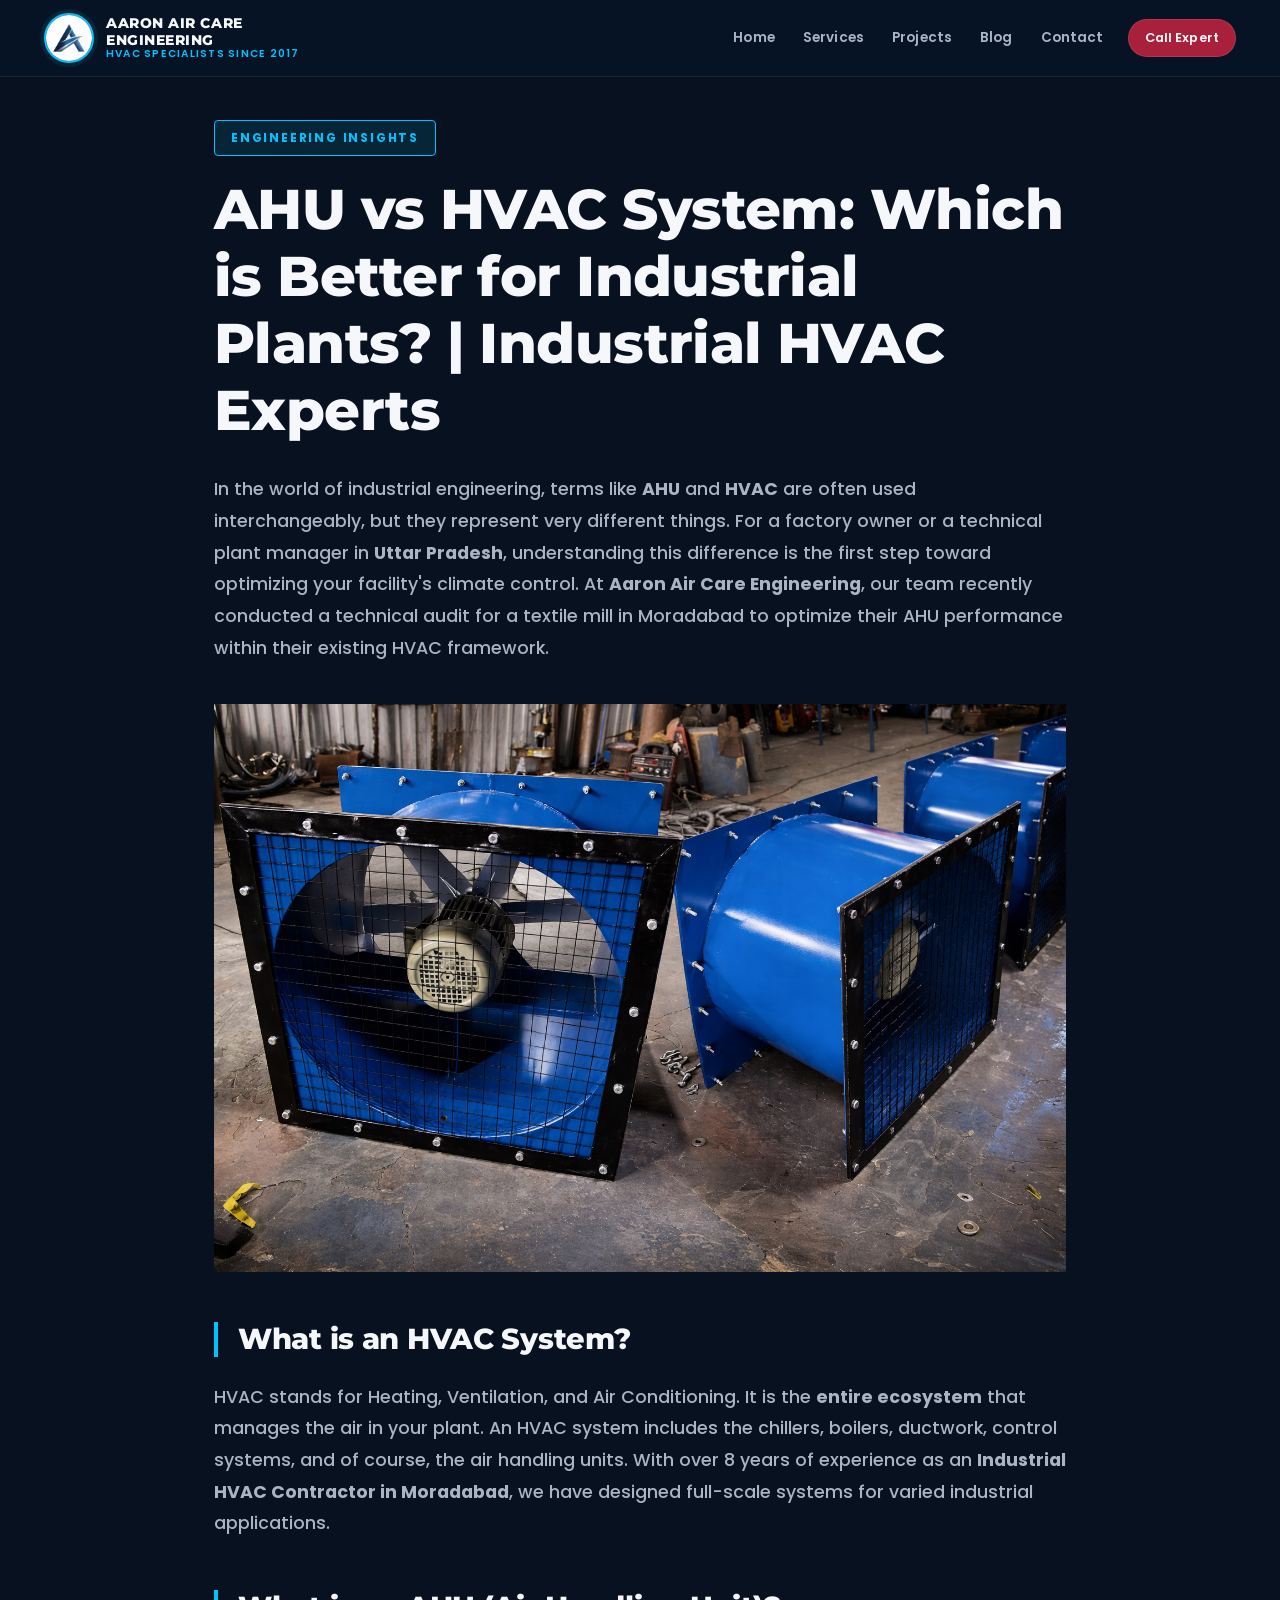
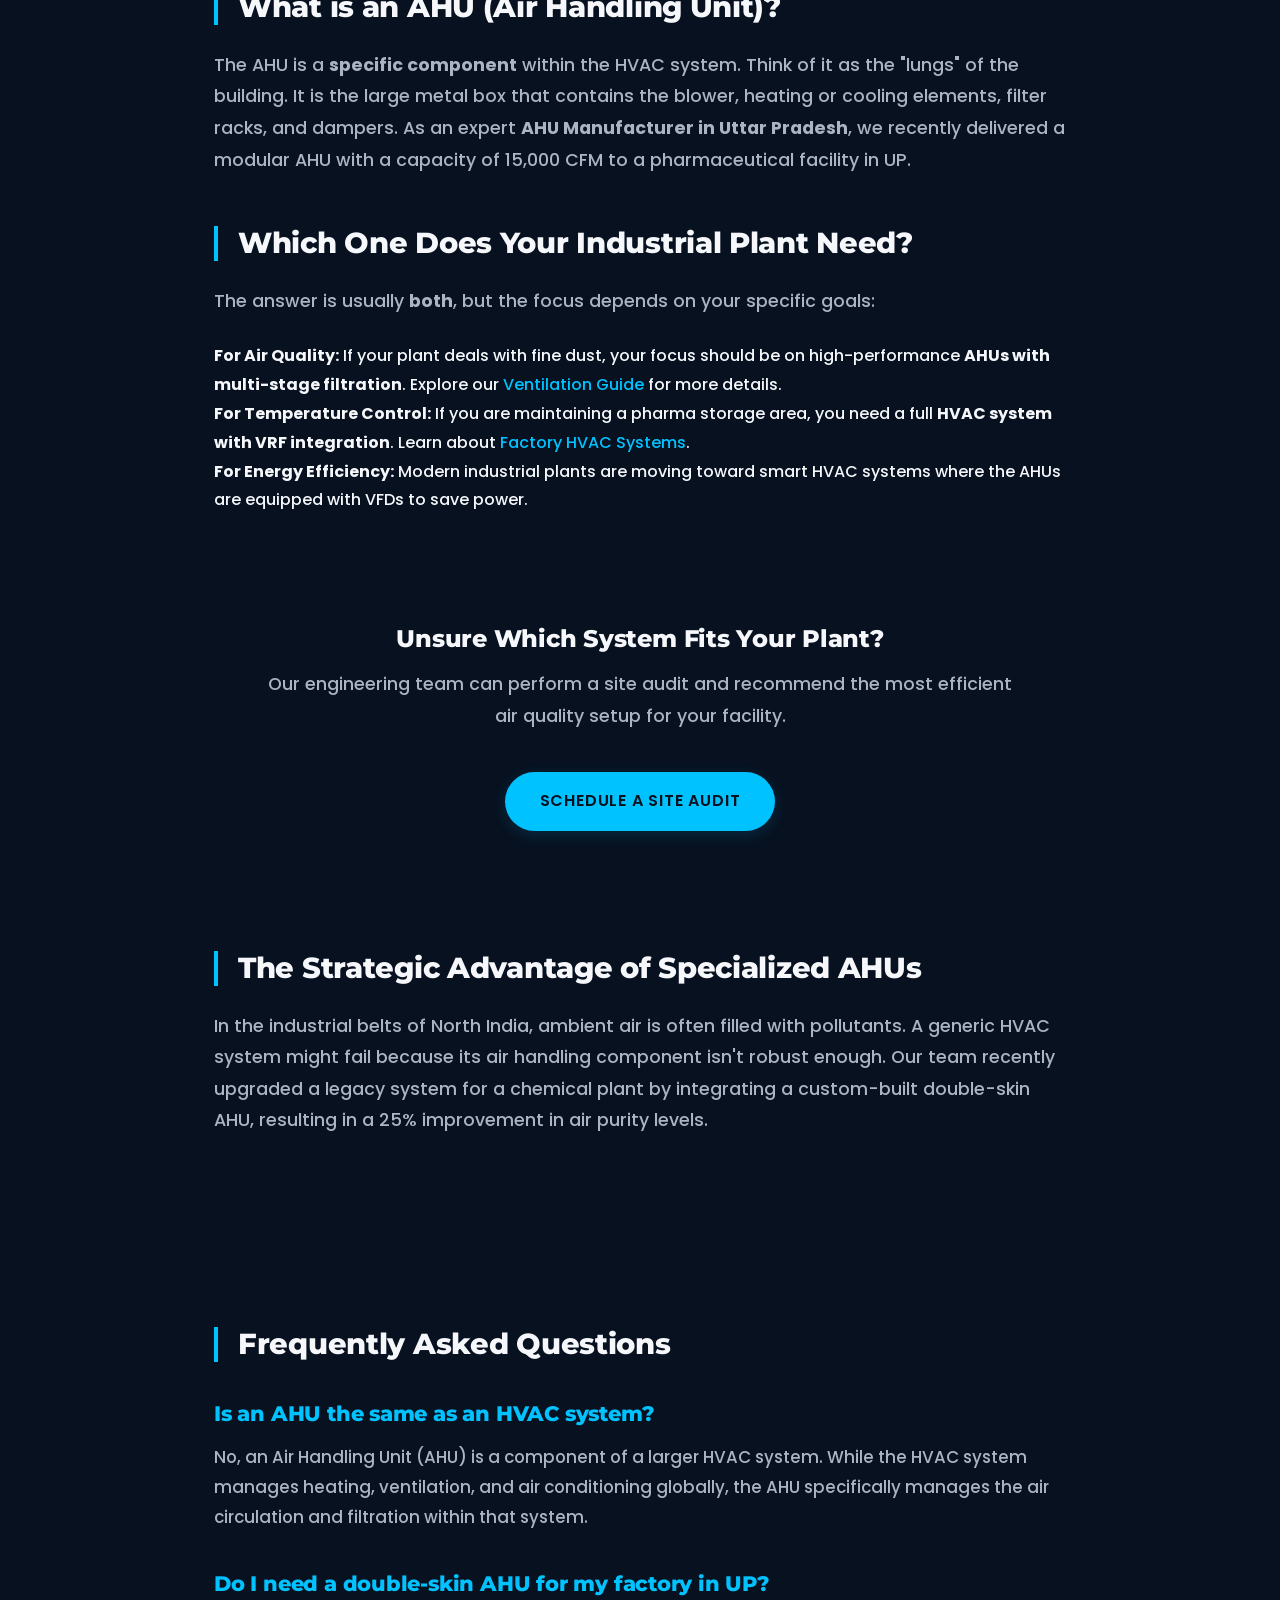
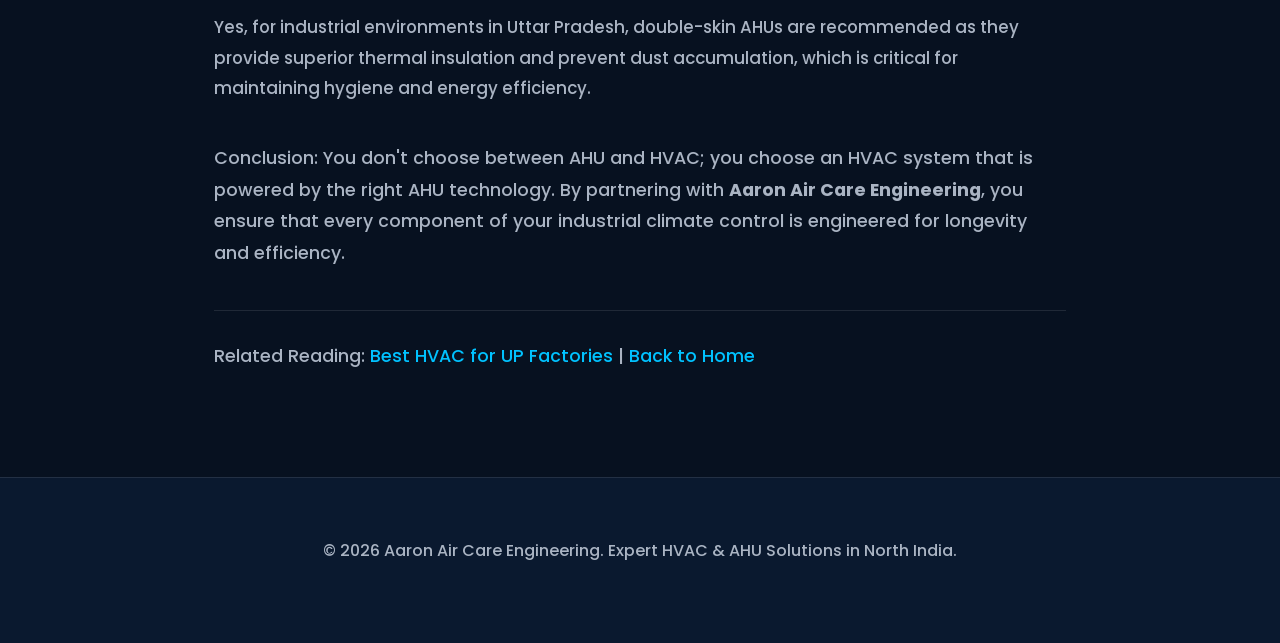
<file: ahu-vs-hvac-industrial-plants.html>
<!DOCTYPE html>
<html lang="en">

<head>
  <meta charset="UTF-8" />
  <meta name="viewport" content="width=device-width, initial-scale=1.0" />
  <meta name="description"
    content="Understanding the difference between AHU and HVAC systems for industrial plants. Learn which system is better for your manufacturing unit's air quality and climate control." />
  <meta name="keywords"
    content="AHU vs HVAC, Air Handling Unit India, Industrial HVAC Systems, AHU Manufacturer Uttar Pradesh, HVAC Engineering Moradabad" />
  <title>AHU vs HVAC System: Which is Better for Industrial Plants? | Industrial HVAC Experts</title>
  <link rel="canonical" href="https://aaronaircare.in/ahu-vs-hvac-industrial-plants.html" />
  <link rel="preconnect" href="https://fonts.googleapis.com" />
  <link rel="preconnect" href="https://fonts.gstatic.com" crossorigin />
  <link
    href="https://fonts.googleapis.com/css2?family=Poppins:wght@300;400;500;600;700;800;900&family=Montserrat:wght@700;800;900&display=swap"
    rel="stylesheet" />
  <link rel="stylesheet" href="style.css" />
  <script type="application/ld+json">
  {
    "@context": "https://schema.org",
    "@type": "Article",
    "headline": "AHU vs HVAC System: Which is Better for Industrial Plants? | Industrial HVAC Experts",
    "description": "Learn the key differences between Air Handling Units (AHU) and full HVAC systems for industrial applications in Uttar Pradesh.",
    "author": {
      "@type": "Organization",
      "name": "Aaron Air Care Engineering Team"
    },
    "publisher": {
      "@type": "Organization",
      "name": "Aaron Air Care Engineering",
      "logo": {
        "@type": "ImageObject",
        "url": "https://aaronaircare.in/logo.png"
      }
    },
    "datePublished": "2026-05-06",
    "mainEntityOfPage": {
      "@type": "WebPage",
      "@id": "https://aaronaircare.in/ahu-vs-hvac-industrial-plants.html"
    }
  }
  </script>
  <script type="application/ld+json">
  {
    "@context": "https://schema.org",
    "@type": "FAQPage",
    "mainEntity": [
      {
        "@type": "Question",
        "name": "Is an AHU the same as an HVAC system?",
        "acceptedAnswer": {
          "@type": "Answer",
          "text": "No, an Air Handling Unit (AHU) is a component of a larger HVAC system. While the HVAC system manages heating, ventilation, and air conditioning globally, the AHU specifically manages the air circulation and filtration within that system."
        }
      },
      {
        "@type": "Question",
        "name": "Do I need a double-skin AHU for my factory in UP?",
        "acceptedAnswer": {
          "@type": "Answer",
          "text": "Yes, for industrial environments in Uttar Pradesh, double-skin AHUs are recommended as they provide superior thermal insulation and prevent dust accumulation, which is critical for maintaining hygiene and energy efficiency."
        }
      }
    ]
  }
  </script>
</head>

<body>
  <header id="header">
    <div class="container">
      <div class="header-inner">
        <a href="index.html" class="logo-wrap">
          <img src="logo.png" alt="Aaron Air Care Engineering Logo" class="logo-img" width="45" height="45" />
          <div class="logo-text">
            <span class="logo-name">Aaron Air Care</span>
            <span class="logo-name">Engineering</span>
            <span class="logo-tagline">HVAC Specialists Since 2017</span>
          </div>
        </a>

        <nav class="main-nav">
          <a href="index.html" class="nav-link">Home</a>
          <a href="index.html#services" class="nav-link">Services</a>
          <a href="index.html#projects" class="nav-link">Projects</a>
          <a href="index.html#blog" class="nav-link">Blog</a>
          <a href="index.html#contact" class="nav-link">Contact</a>
          <a href="tel:+917078284202" class="btn-indiamart-nav">Call Expert</a>
        </nav>

        <div class="hamburger" id="hamburger">
          <span></span>
          <span></span>
          <span></span>
        </div>
      </div>
    </div>
  </header>

  <div class="mobile-nav" id="mobileNav">
    <a href="index.html">Home</a>
    <a href="index.html#services">Services</a>
    <a href="index.html#projects">Projects</a>
    <a href="index.html#blog">Blog</a>
    <a href="index.html#contact">Contact</a>
    <a href="tel:+917078284202" class="btn-book-nav-mob">Call Expert</a>
  </div>

  <article class="blog-content">
    <div class="blog-container">
      <div class="section-badge" style="margin-bottom: 20px;">Engineering Insights</div>
      <h1>AHU vs HVAC System: Which is Better for Industrial Plants? | Industrial HVAC Experts</h1>

      <p>In the world of industrial engineering, terms like <strong>AHU</strong> and <strong>HVAC</strong> are often
        used interchangeably, but they represent very different things. For a factory owner or a technical plant manager
        in <strong>Uttar Pradesh</strong>, understanding this difference is the first step toward optimizing your
        facility's climate control. At <strong>Aaron Air Care Engineering</strong>, our team recently conducted a
        technical audit for a textile mill in Moradabad to optimize their AHU performance within their existing HVAC
        framework.</p>

      <img src="commercial-hvac-system-up.png"
        alt="Industrial HVAC system vs AHU component comparison in UP manufacturing plant" class="blog-image"
        loading="lazy" decoding="async">

      <h2>What is an HVAC System?</h2>
      <p>HVAC stands for Heating, Ventilation, and Air Conditioning. It is the <strong>entire ecosystem</strong> that
        manages the air in your plant. An HVAC system includes the chillers, boilers, ductwork, control systems, and of
        course, the air handling units. With over 8 years of experience as an <strong>Industrial HVAC Contractor in
          Moradabad</strong>, we have designed full-scale systems for varied industrial applications.</p>

      <h2>What is an AHU (Air Handling Unit)?</h2>
      <p>The AHU is a <strong>specific component</strong> within the HVAC system. Think of it as the "lungs" of the
        building. It is the large metal box that contains the blower, heating or cooling elements, filter racks, and
        dampers. As an expert <strong>AHU Manufacturer in Uttar Pradesh</strong>, we recently delivered a modular AHU
        with a capacity of 15,000 CFM to a pharmaceutical facility in UP.</p>

      <h2>Which One Does Your Industrial Plant Need?</h2>
      <p>The answer is usually <strong>both</strong>, but the focus depends on your specific goals:</p>
      <ul>
        <li><strong>For Air Quality:</strong> If your plant deals with fine dust, your focus should be on
          high-performance <strong>AHUs with multi-stage filtration</strong>. Explore our <a
            href="industrial-ventilation-contractor-moradabad.html" style="color: var(--accent);">Ventilation Guide</a>
          for more details.</li>
        <li><strong>For Temperature Control:</strong> If you are maintaining a pharma storage area, you need a full
          <strong>HVAC system with VRF integration</strong>. Learn about <a
            href="factory-hvac-system-uttar-pradesh.html" style="color: var(--accent);">Factory HVAC Systems</a>.</li>
        <li><strong>For Energy Efficiency:</strong> Modern industrial plants are moving toward smart HVAC systems where
          the AHUs are equipped with VFDs to save power.</li>
      </ul>

      <div class="cta-box">
        <h3>Unsure Which System Fits Your Plant?</h3>
        <p>Our engineering team can perform a site audit and recommend the most efficient air quality setup for your
          facility.</p>
        <a href="index.html#contact" class="btn-primary"
          style="display: inline-block; padding: 15px 35px; text-decoration: none; border-radius: 50px; margin-top: 15px;">Schedule
          a Site Audit</a>
      </div>

      <h2>The Strategic Advantage of Specialized AHUs</h2>
      <p>In the industrial belts of North India, ambient air is often filled with pollutants. A generic HVAC system
        might fail because its air handling component isn't robust enough. Our team recently upgraded a legacy system
        for a chemical plant by integrating a custom-built double-skin AHU, resulting in a 25% improvement in air purity
        levels.</p>

      <div class="guide-faq">
        <h2>Frequently Asked Questions</h2>
        <div class="guide-faq-item">
          <h3>Is an AHU the same as an HVAC system?</h3>
          <p>No, an Air Handling Unit (AHU) is a component of a larger HVAC system. While the HVAC system manages
            heating, ventilation, and air conditioning globally, the AHU specifically manages the air circulation and
            filtration within that system.</p>
        </div>
        <div class="guide-faq-item">
          <h3>Do I need a double-skin AHU for my factory in UP?</h3>
          <p>Yes, for industrial environments in Uttar Pradesh, double-skin AHUs are recommended as they provide
            superior thermal insulation and prevent dust accumulation, which is critical for maintaining hygiene and
            energy efficiency.</p>
        </div>
      </div>

      <p>Conclusion: You don't choose between AHU and HVAC; you choose an HVAC system that is powered by the right AHU
        technology. By partnering with <strong>Aaron Air Care Engineering</strong>, you ensure that every component of
        your industrial climate control is engineered for longevity and efficiency.</p>

      <div
        style="margin-top: 40px; padding-top: 30px; border-top: 1px solid rgba(255,255,255,0.1); font-size: 0.9rem; color: var(--text-muted);">
        <p>Related Reading: <a href="factory-hvac-system-uttar-pradesh.html" style="color: var(--accent);">Best HVAC for
            UP Factories</a> | <a href="index.html" style="color: var(--accent);">Back to Home</a></p>
      </div>
    </div>
  </article>

  <footer
    style="background: var(--navy); padding: 60px 0; border-top: 1px solid rgba(255,255,255,0.1); color: var(--text-primary); text-align: center;">
    <div class="container">
      <p>&copy; 2026 Aaron Air Care Engineering. Expert HVAC & AHU Solutions in North India.</p>
    </div>
  </footer>

  <script src="script.js"></script>
</body>

</html>
</file>
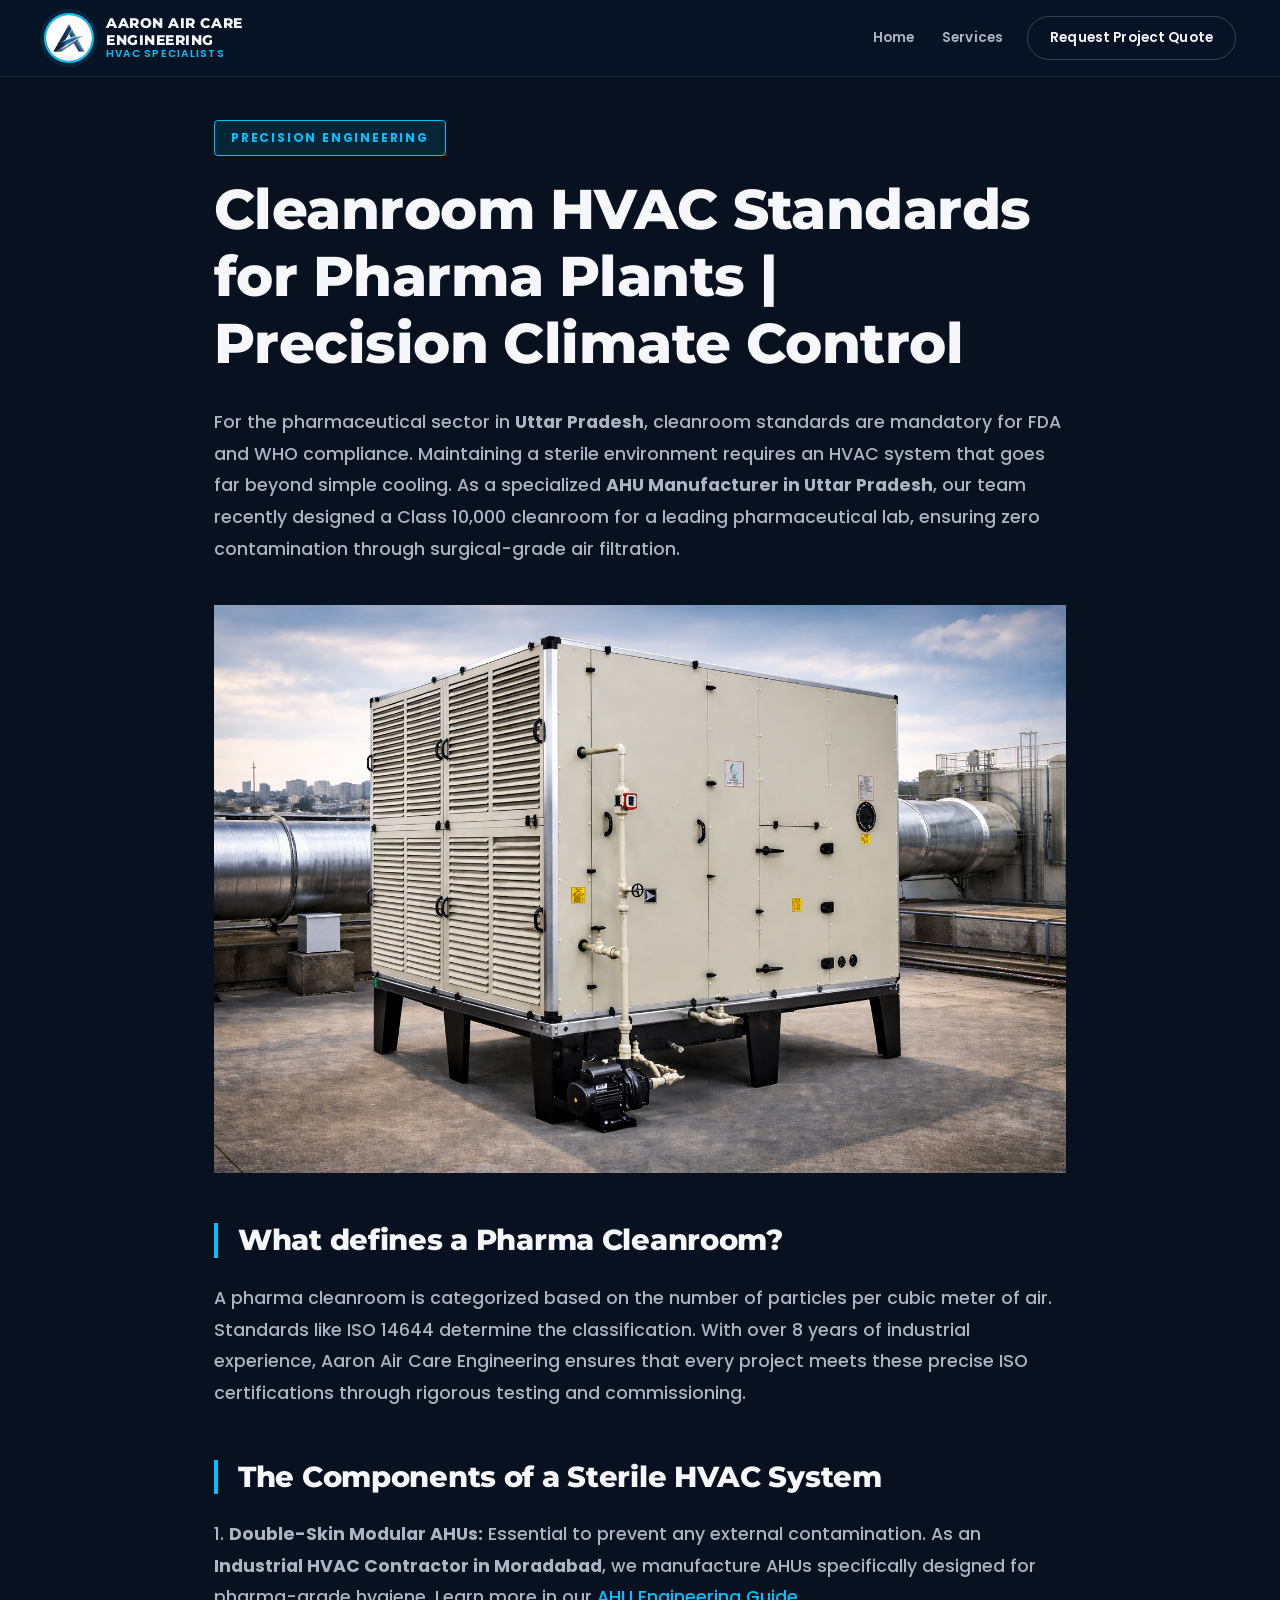
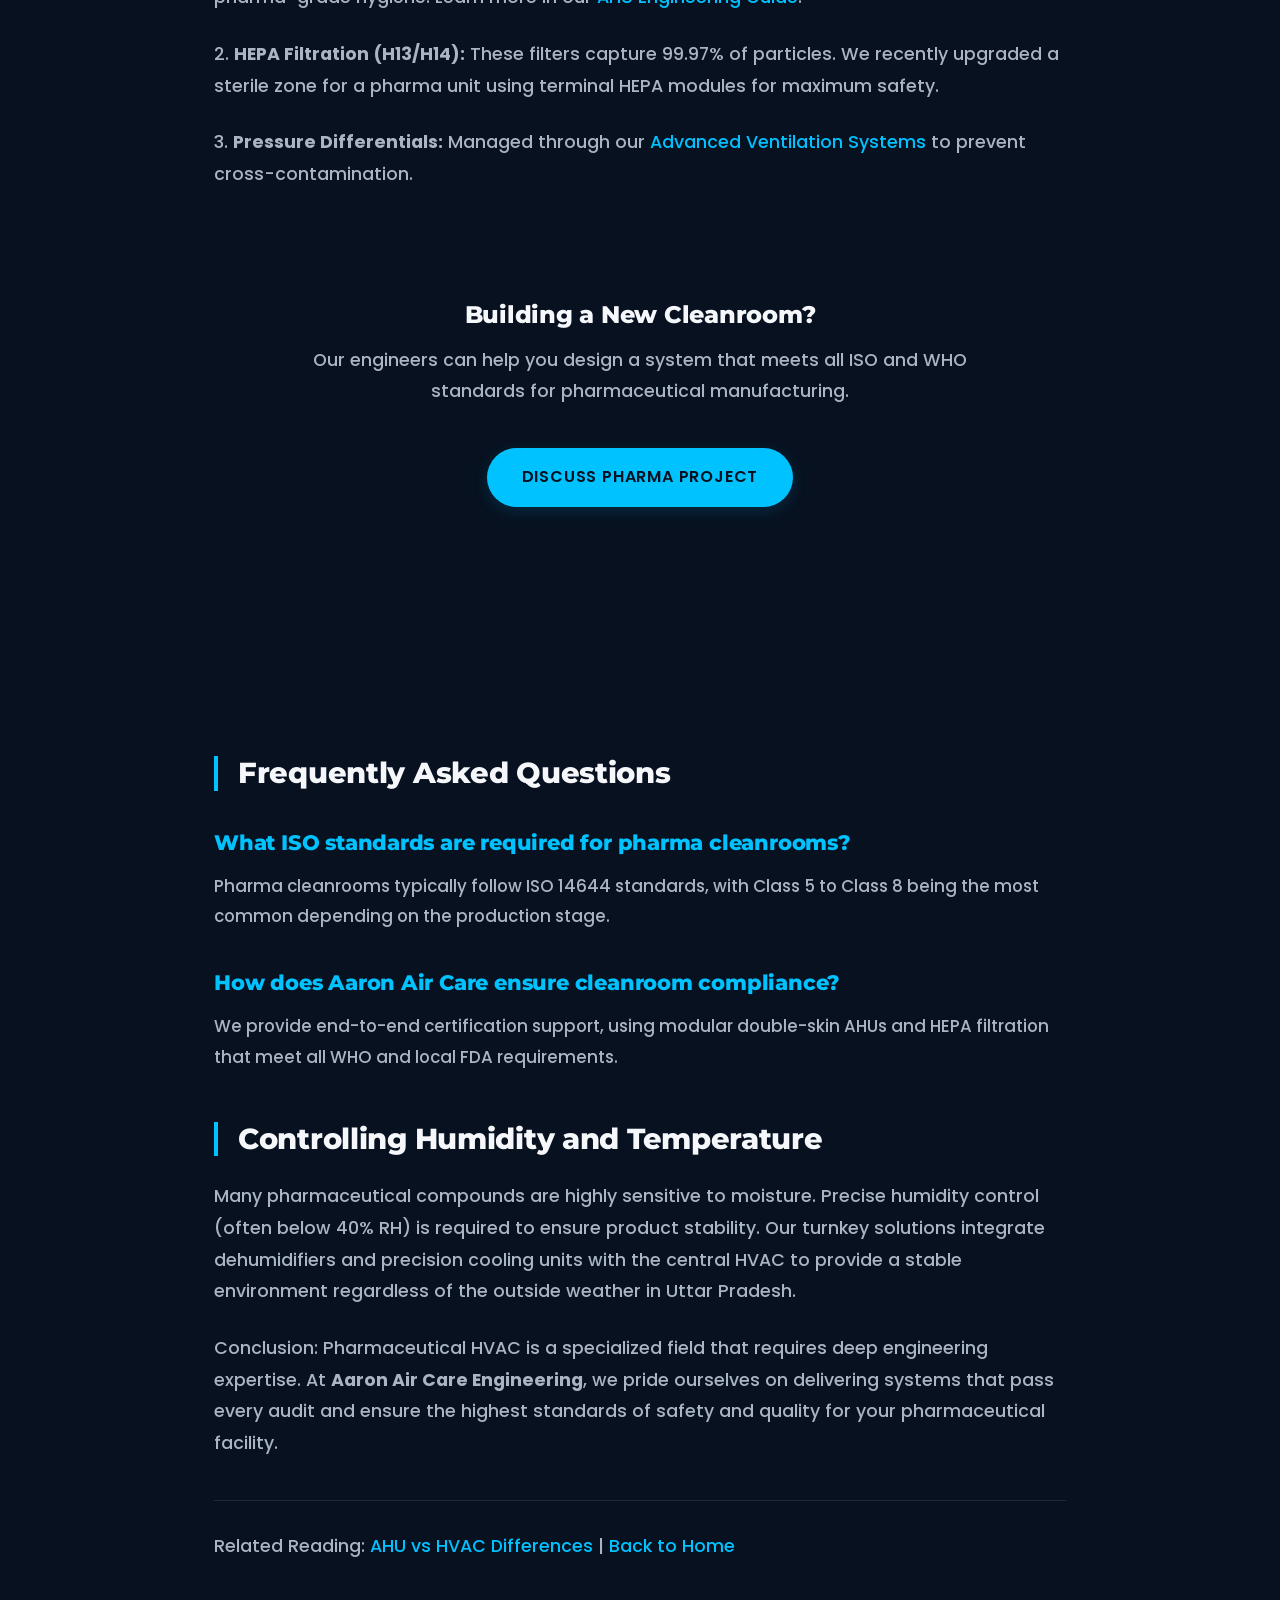
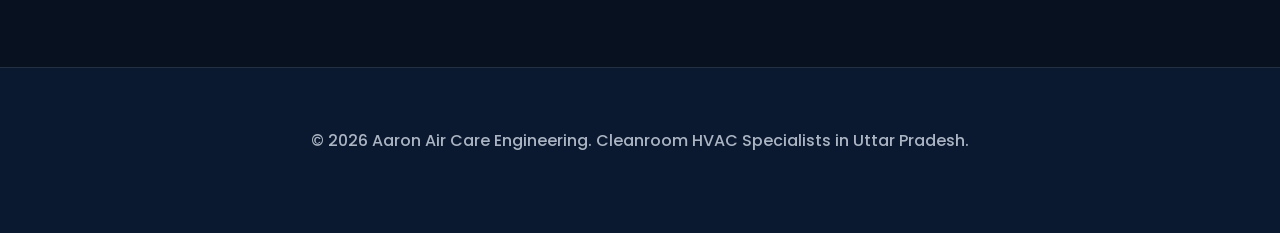
<file: cleanroom-hvac-standards-pharma.html>
<!DOCTYPE html>
<html lang="en">

<head>
  <meta charset="UTF-8" />
  <meta name="viewport" content="width=device-width, initial-scale=1.0" />
  <meta name="description"
    content="Guide to cleanroom HVAC standards for pharmaceutical industries. Learn about ISO certification, HEPA filtration, and humidity control for pharma plants in Uttar Pradesh." />
  <meta name="keywords"
    content="Cleanroom HVAC Pharma, Pharmaceutical HVAC Standards, ISO Cleanroom UP, HEPA Filtration HVAC, AHU Manufacturer Uttar Pradesh" />
  <title>Cleanroom HVAC Standards for Pharma Plants | Precision Climate Control</title>
  <link rel="canonical" href="https://aaronaircare.in/cleanroom-hvac-standards-pharma.html" />
  <link rel="preconnect" href="https://fonts.googleapis.com" />
  <link rel="preconnect" href="https://fonts.gstatic.com" crossorigin />
  <link
    href="https://fonts.googleapis.com/css2?family=Poppins:wght@300;400;500;600;700;800;900&family=Montserrat:wght@700;800;900&display=swap"
    rel="stylesheet" />
  <link rel="stylesheet" href="style.css" />
  <script type="application/ld+json">
  {
    "@context": "https://schema.org",
    "@type": "Article",
    "headline": "Cleanroom HVAC Standards for Pharma Plants | Precision Climate Control",
    "description": "Expert guide on ISO standards, HEPA filtration, and precision HVAC design for pharmaceutical cleanrooms in Uttar Pradesh.",
    "author": {
      "@type": "Organization",
      "name": "Aaron Air Care Engineering Team"
    },
    "publisher": {
      "@type": "Organization",
      "name": "Aaron Air Care Engineering",
      "logo": {
        "@type": "ImageObject",
        "url": "https://aaronaircare.in/logo.png"
      }
    },
    "datePublished": "2026-05-06",
    "mainEntityOfPage": {
      "@type": "WebPage",
      "@id": "https://aaronaircare.in/cleanroom-hvac-standards-pharma.html"
    }
  }
  </script>
  <script type="application/ld+json">
  {
    "@context": "https://schema.org",
    "@type": "FAQPage",
    "mainEntity": [
      {
        "@type": "Question",
        "name": "What ISO standards are required for pharma cleanrooms?",
        "acceptedAnswer": {
          "@type": "Answer",
          "text": "Pharma cleanrooms typically follow ISO 14644 standards, with Class 5 to Class 8 being the most common depending on the production stage (sterile vs non-sterile)."
        }
      },
      {
        "@type": "Question",
        "name": "How does Aaron Air Care ensure cleanroom compliance?",
        "acceptedAnswer": {
          "@type": "Answer",
          "text": "We provide end-to-end certification support, using H13/H14 HEPA filters and modular double-skin AHUs that meet all WHO and local FDA requirements."
        }
      }
    ]
  }
  </script>
</head>

<body>
  <!-- HEADER -->
  <header id="header" class="scrolled">
    <div class="container">
      <div class="header-inner">
        <a href="index.html" class="logo-wrap">
          <img src="logo.png" alt="Aaron Air Care Logo" class="logo-img" />
          <div class="logo-text">
            <span class="logo-name">Aaron Air Care</span>
            <span class="logo-name">Engineering</span>
            <span class="logo-tagline">HVAC Specialists</span>
          </div>
        </a>
        <nav class="main-nav">
          <a href="index.html" class="nav-link">Home</a>
          <a href="index.html#services" class="nav-link">Services</a>
          <a href="index.html#contact" class="btn-book-nav">Request Project Quote</a>
        </nav>
      </div>
    </div>
  </header>

  <article class="blog-content">
    <div class="blog-container">
      <div class="section-badge" style="margin-bottom: 20px;">Precision Engineering</div>
      <h1>Cleanroom HVAC Standards for Pharma Plants | Precision Climate Control</h1>

      <p>For the pharmaceutical sector in <strong>Uttar Pradesh</strong>, cleanroom standards are mandatory for FDA and
        WHO compliance. Maintaining a sterile environment requires an HVAC system that goes far beyond simple cooling.
        As a specialized <strong>AHU Manufacturer in Uttar Pradesh</strong>, our team recently designed a Class 10,000
        cleanroom for a leading pharmaceutical lab, ensuring zero contamination through surgical-grade air filtration.
      </p>

      <img src="industrial-hvac-technician.png"
        alt="High-efficiency VRF HVAC system for pharmaceutical cleanroom in Uttar Pradesh" class="blog-image"
        loading="lazy" decoding="async">

      <h2>What defines a Pharma Cleanroom?</h2>
      <p>A pharma cleanroom is categorized based on the number of particles per cubic meter of air. Standards like ISO
        14644 determine the classification. With over 8 years of industrial experience, Aaron Air Care Engineering
        ensures that every project meets these precise ISO certifications through rigorous testing and commissioning.
      </p>

      <h2>The Components of a Sterile HVAC System</h2>
      <p>1. <strong>Double-Skin Modular AHUs:</strong> Essential to prevent any external contamination. As an
        <strong>Industrial HVAC Contractor in Moradabad</strong>, we manufacture AHUs specifically designed for
        pharma-grade hygiene. Learn more in our <a href="ahu-vs-hvac-industrial-plants.html"
          style="color: var(--accent);">AHU Engineering Guide</a>.</p>

      <p>2. <strong>HEPA Filtration (H13/H14):</strong> These filters capture 99.97% of particles. We recently upgraded
        a sterile zone for a pharma unit using terminal HEPA modules for maximum safety.</p>

      <p>3. <strong>Pressure Differentials:</strong> Managed through our <a
          href="industrial-ventilation-contractor-moradabad.html" style="color: var(--accent);">Advanced Ventilation
          Systems</a> to prevent cross-contamination.</p>

      <div class="cta-box">
        <h3>Building a New Cleanroom?</h3>
        <p>Our engineers can help you design a system that meets all ISO and WHO standards for pharmaceutical
          manufacturing.</p>
        <a href="index.html#contact" class="btn-primary"
          style="display: inline-block; padding: 15px 35px; text-decoration: none; border-radius: 50px; margin-top: 15px;">Discuss
          Pharma Project</a>
      </div>

      <div class="guide-faq">
        <h2>Frequently Asked Questions</h2>
        <div class="guide-faq-item">
          <h3>What ISO standards are required for pharma cleanrooms?</h3>
          <p>Pharma cleanrooms typically follow ISO 14644 standards, with Class 5 to Class 8 being the most common
            depending on the production stage.</p>
        </div>
        <div class="guide-faq-item">
          <h3>How does Aaron Air Care ensure cleanroom compliance?</h3>
          <p>We provide end-to-end certification support, using modular double-skin AHUs and HEPA filtration that meet
            all WHO and local FDA requirements.</p>
        </div>
      </div>

      <h2>Controlling Humidity and Temperature</h2>
      <p>Many pharmaceutical compounds are highly sensitive to moisture. Precise humidity control (often below 40% RH)
        is required to ensure product stability. Our turnkey solutions integrate dehumidifiers and precision cooling
        units with the central HVAC to provide a stable environment regardless of the outside weather in Uttar Pradesh.
      </p>

      <p>Conclusion: Pharmaceutical HVAC is a specialized field that requires deep engineering expertise. At
        <strong>Aaron Air Care Engineering</strong>, we pride ourselves on delivering systems that pass every audit and
        ensure the highest standards of safety and quality for your pharmaceutical facility.</p>

      <div
        style="margin-top: 40px; padding-top: 30px; border-top: 1px solid rgba(255,255,255,0.1); font-size: 0.9rem; color: var(--text-muted);">
        <p>Related Reading: <a href="ahu-vs-hvac-industrial-plants.html" style="color: var(--accent);">AHU vs HVAC
            Differences</a> | <a href="index.html" style="color: var(--accent);">Back to Home</a></p>
      </div>
    </div>
  </article>

  <footer
    style="background: var(--navy); padding: 60px 0; border-top: 1px solid rgba(255,255,255,0.1); color: var(--text-primary); text-align: center;">
    <div class="container">
      <p>&copy; 2026 Aaron Air Care Engineering. Cleanroom HVAC Specialists in Uttar Pradesh.</p>
    </div>
  </footer>

  <script src="script.js"></script>
</body>

</html>
</file>
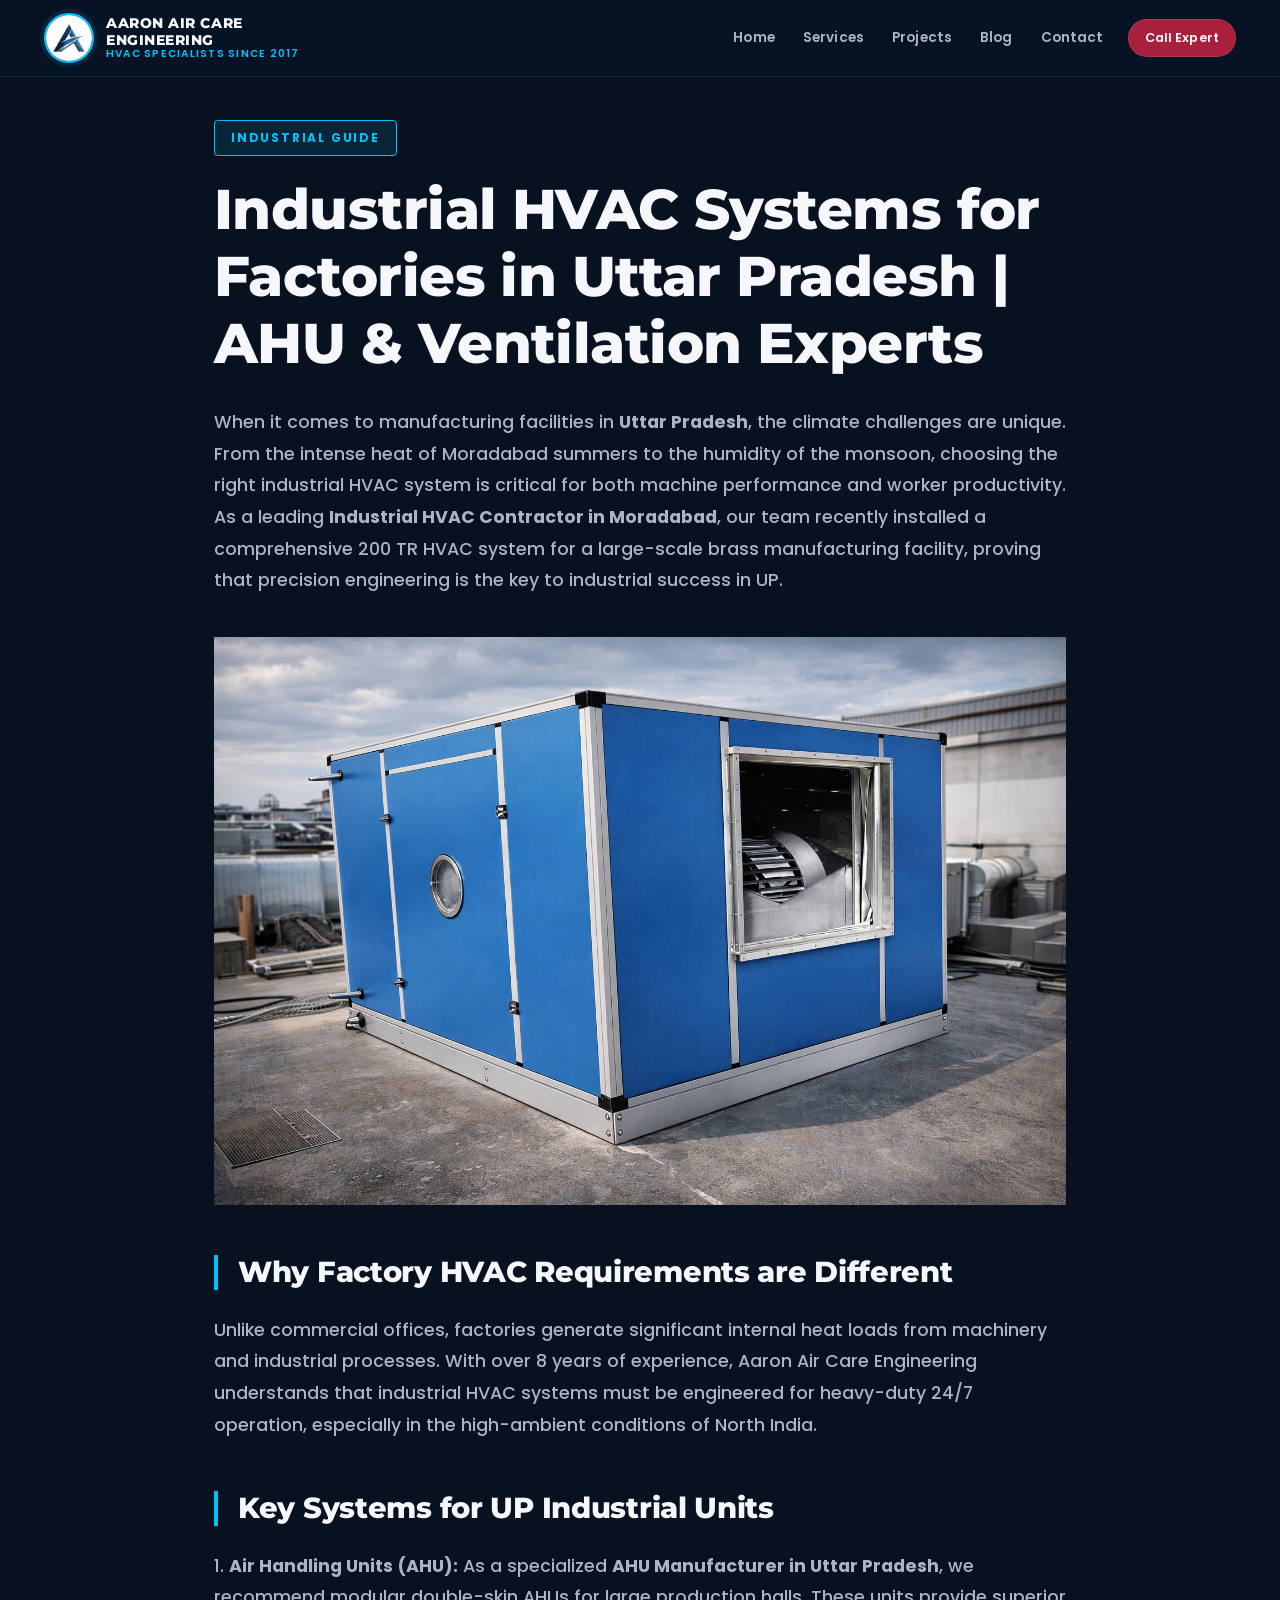
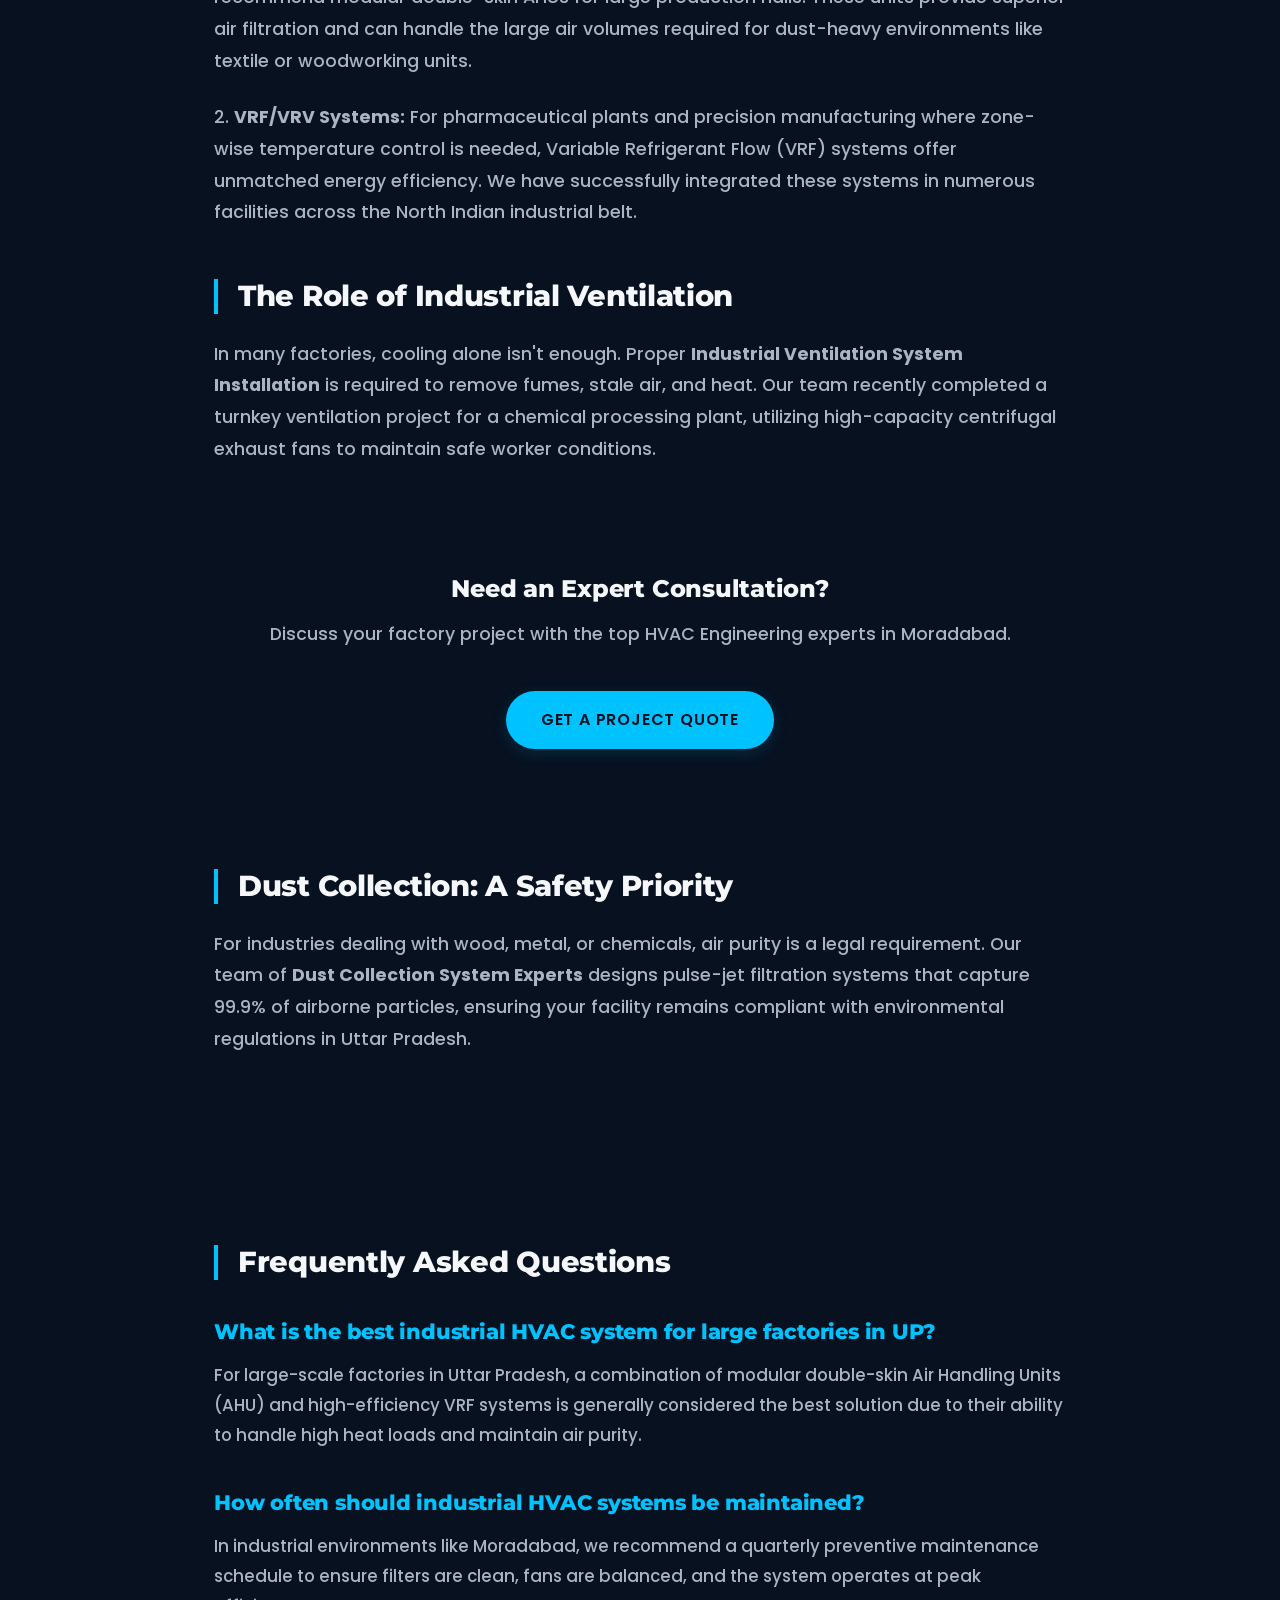
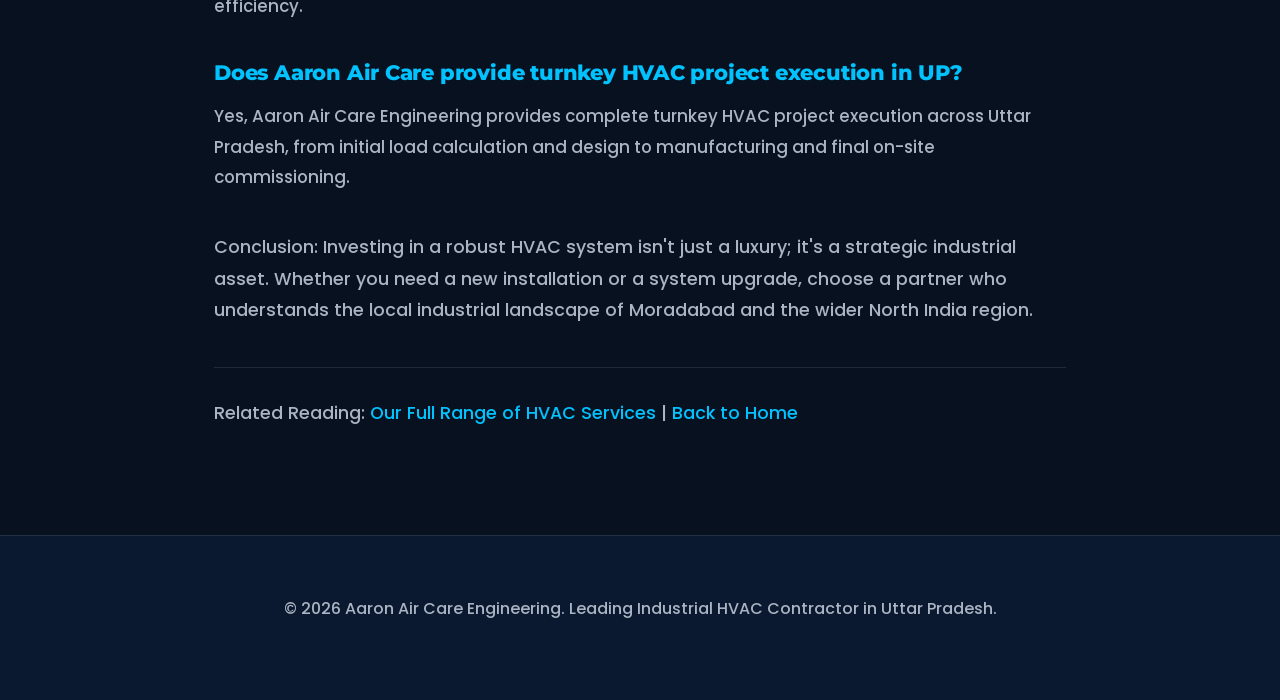
<file: factory-hvac-system-uttar-pradesh.html>
<!DOCTYPE html>
<html lang="en">

<head>
  <meta charset="UTF-8" />
  <meta name="viewport" content="width=device-width, initial-scale=1.0" />
  <meta name="description"
    content="Complete guide to the best industrial HVAC systems for factories in Uttar Pradesh. Learn about AHU, VRF, and ventilation standards for UP manufacturing units." />
  <meta name="keywords"
    content="Industrial HVAC Uttar Pradesh, Factory AC UP, AHU Manufacturer Uttar Pradesh, HVAC Contractor Moradabad, Industrial Ventilation UP" />
  <title>Industrial HVAC Systems for Factories in Uttar Pradesh | AHU & Ventilation Experts</title>
  <link rel="canonical" href="https://aaronaircare.in/factory-hvac-system-uttar-pradesh.html" />
  <link rel="preconnect" href="https://fonts.googleapis.com" />
  <link rel="preconnect" href="https://fonts.gstatic.com" crossorigin />
  <link
    href="https://fonts.googleapis.com/css2?family=Poppins:wght@300;400;500;600;700;800;900&family=Montserrat:wght@700;800;900&display=swap"
    rel="stylesheet" />
  <link rel="stylesheet" href="style.css" />
  <script type="application/ld+json">
  {
    "@context": "https://schema.org",
    "@type": "Article",
    "headline": "Industrial HVAC Systems for Factories in Uttar Pradesh | AHU & Ventilation Experts",
    "description": "Comprehensive guide on selecting the best industrial HVAC systems for manufacturing units in Uttar Pradesh, focusing on AHU and ventilation standards.",
    "author": {
      "@type": "Organization",
      "name": "Aaron Air Care Engineering Team"
    },
    "publisher": {
      "@type": "Organization",
      "name": "Aaron Air Care Engineering",
      "logo": {
        "@type": "ImageObject",
        "url": "https://aaronaircare.in/logo.png"
      }
    },
    "datePublished": "2026-05-06",
    "mainEntityOfPage": {
      "@type": "WebPage",
      "@id": "https://aaronaircare.in/factory-hvac-system-uttar-pradesh.html"
    }
  }
  </script>
  <script type="application/ld+json">
  {
    "@context": "https://schema.org",
    "@type": "FAQPage",
    "mainEntity": [
      {
        "@type": "Question",
        "name": "What is the best industrial HVAC system for large factories in UP?",
        "acceptedAnswer": {
          "@type": "Answer",
          "text": "For large scale factories in Uttar Pradesh, a combination of modular double-skin Air Handling Units (AHU) and high-efficiency VRF systems is generally considered the best solution due to their ability to handle high heat loads and maintain air purity."
        }
      },
      {
        "@type": "Question",
        "name": "How often should industrial HVAC systems be maintained in factory environments?",
        "acceptedAnswer": {
          "@type": "Answer",
          "text": "In industrial environments like Moradabad, we recommend a quarterly preventive maintenance schedule to ensure filters are clean, fans are balanced, and the system operates at peak efficiency."
        }
      },
      {
        "@type": "Question",
        "name": "Does Aaron Air Care provide turnkey HVAC project execution in Uttar Pradesh?",
        "acceptedAnswer": {
          "@type": "Answer",
          "text": "Yes, Aaron Air Care Engineering provides complete turnkey HVAC project execution across Uttar Pradesh, from initial load calculation and design to manufacturing and final on-site commissioning."
        }
      }
    ]
  }
  </script>
</head>

<body>
  <header id="header">
    <div class="container">
      <div class="header-inner">
        <a href="index.html" class="logo-wrap">
          <img src="logo.png" alt="Aaron Air Care Engineering Logo" class="logo-img" width="45" height="45" />
          <div class="logo-text">
            <span class="logo-name">Aaron Air Care</span>
            <span class="logo-name">Engineering</span>
            <span class="logo-tagline">HVAC Specialists Since 2017</span>
          </div>
        </a>

        <nav class="main-nav">
          <a href="index.html" class="nav-link">Home</a>
          <a href="index.html#services" class="nav-link">Services</a>
          <a href="index.html#projects" class="nav-link">Projects</a>
          <a href="index.html#blog" class="nav-link">Blog</a>
          <a href="index.html#contact" class="nav-link">Contact</a>
          <a href="tel:+917078284202" class="btn-indiamart-nav">Call Expert</a>
        </nav>

        <div class="hamburger" id="hamburger">
          <span></span>
          <span></span>
          <span></span>
        </div>
      </div>
    </div>
  </header>

  <div class="mobile-nav" id="mobileNav">
    <a href="index.html">Home</a>
    <a href="index.html#services">Services</a>
    <a href="index.html#projects">Projects</a>
    <a href="index.html#blog">Blog</a>
    <a href="index.html#contact">Contact</a>
    <a href="tel:+917078284202" class="btn-book-nav-mob">Call Expert</a>
  </div>

  <article class="blog-content">
    <div class="blog-container">
      <div class="section-badge" style="margin-bottom: 20px;">Industrial Guide</div>
      <h1>Industrial HVAC Systems for Factories in Uttar Pradesh | AHU & Ventilation Experts</h1>

      <p>When it comes to manufacturing facilities in <strong>Uttar Pradesh</strong>, the climate challenges are unique.
        From the intense heat of Moradabad summers to the humidity of the monsoon, choosing the right industrial HVAC
        system is critical for both machine performance and worker productivity. As a leading <strong>Industrial HVAC
          Contractor in Moradabad</strong>, our team recently installed a comprehensive 200 TR HVAC system for a
        large-scale brass manufacturing facility, proving that precision engineering is the key to industrial success in
        UP.</p>

      <img src="industrial-ahu-system-moradabad.png" alt="Industrial HVAC ventilation system in Moradabad factory"
        class="blog-image" loading="lazy" decoding="async">

      <h2>Why Factory HVAC Requirements are Different</h2>
      <p>Unlike commercial offices, factories generate significant internal heat loads from machinery and industrial
        processes. With over 8 years of experience, Aaron Air Care Engineering understands that industrial HVAC systems
        must be engineered for heavy-duty 24/7 operation, especially in the high-ambient conditions of North India.</p>

      <h2>Key Systems for UP Industrial Units</h2>
      <p>1. <strong>Air Handling Units (AHU):</strong> As a specialized <strong>AHU Manufacturer in Uttar
          Pradesh</strong>, we recommend modular double-skin AHUs for large production halls. These units provide
        superior air filtration and can handle the large air volumes required for dust-heavy environments like textile
        or woodworking units.</p>

      <p>2. <strong>VRF/VRV Systems:</strong> For pharmaceutical plants and precision manufacturing where zone-wise
        temperature control is needed, Variable Refrigerant Flow (VRF) systems offer unmatched energy efficiency. We
        have successfully integrated these systems in numerous facilities across the North Indian industrial belt.</p>

      <h2>The Role of Industrial Ventilation</h2>
      <p>In many factories, cooling alone isn't enough. Proper <strong>Industrial Ventilation System
          Installation</strong> is required to remove fumes, stale air, and heat. Our team recently completed a turnkey
        ventilation project for a chemical processing plant, utilizing high-capacity centrifugal exhaust fans to
        maintain safe worker conditions.</p>

      <div class="cta-box">
        <h3>Need an Expert Consultation?</h3>
        <p>Discuss your factory project with the top HVAC Engineering experts in Moradabad.</p>
        <a href="index.html#contact" class="btn-primary"
          style="display: inline-block; padding: 15px 35px; text-decoration: none; border-radius: 50px; margin-top: 15px;">Get
          a Project Quote</a>
      </div>

      <h2>Dust Collection: A Safety Priority</h2>
      <p>For industries dealing with wood, metal, or chemicals, air purity is a legal requirement. Our team of
        <strong>Dust Collection System Experts</strong> designs pulse-jet filtration systems that capture 99.9% of
        airborne particles, ensuring your facility remains compliant with environmental regulations in Uttar Pradesh.
      </p>

      <div class="guide-faq">
        <h2>Frequently Asked Questions</h2>
        <div class="guide-faq-item">
          <h3>What is the best industrial HVAC system for large factories in UP?</h3>
          <p>For large-scale factories in Uttar Pradesh, a combination of modular double-skin Air Handling Units (AHU)
            and high-efficiency VRF systems is generally considered the best solution due to their ability to handle
            high heat loads and maintain air purity.</p>
        </div>
        <div class="guide-faq-item">
          <h3>How often should industrial HVAC systems be maintained?</h3>
          <p>In industrial environments like Moradabad, we recommend a quarterly preventive maintenance schedule to
            ensure filters are clean, fans are balanced, and the system operates at peak efficiency.</p>
        </div>
        <div class="guide-faq-item">
          <h3>Does Aaron Air Care provide turnkey HVAC project execution in UP?</h3>
          <p>Yes, Aaron Air Care Engineering provides complete turnkey HVAC project execution across Uttar Pradesh, from
            initial load calculation and design to manufacturing and final on-site commissioning.</p>
        </div>
      </div>

      <p>Conclusion: Investing in a robust HVAC system isn't just a luxury; it's a strategic industrial asset. Whether
        you need a new installation or a system upgrade, choose a partner who understands the local industrial landscape
        of Moradabad and the wider North India region.</p>

      <div
        style="margin-top: 40px; padding-top: 30px; border-top: 1px solid rgba(255,255,255,0.1); font-size: 0.9rem; color: var(--text-muted);">
        <p>Related Reading: <a href="index.html#services" style="color: var(--accent);">Our Full Range of HVAC
            Services</a> | <a href="index.html" style="color: var(--accent);">Back to Home</a></p>
      </div>
    </div>
  </article>

  <footer
    style="background: var(--navy); padding: 60px 0; border-top: 1px solid rgba(255,255,255,0.1); color: var(--text-primary); text-align: center;">
    <div class="container">
      <p>&copy; 2026 Aaron Air Care Engineering. Leading Industrial HVAC Contractor in Uttar Pradesh.</p>
    </div>
  </footer>

  <script src="script.js"></script>
</body>

</html>
</file>
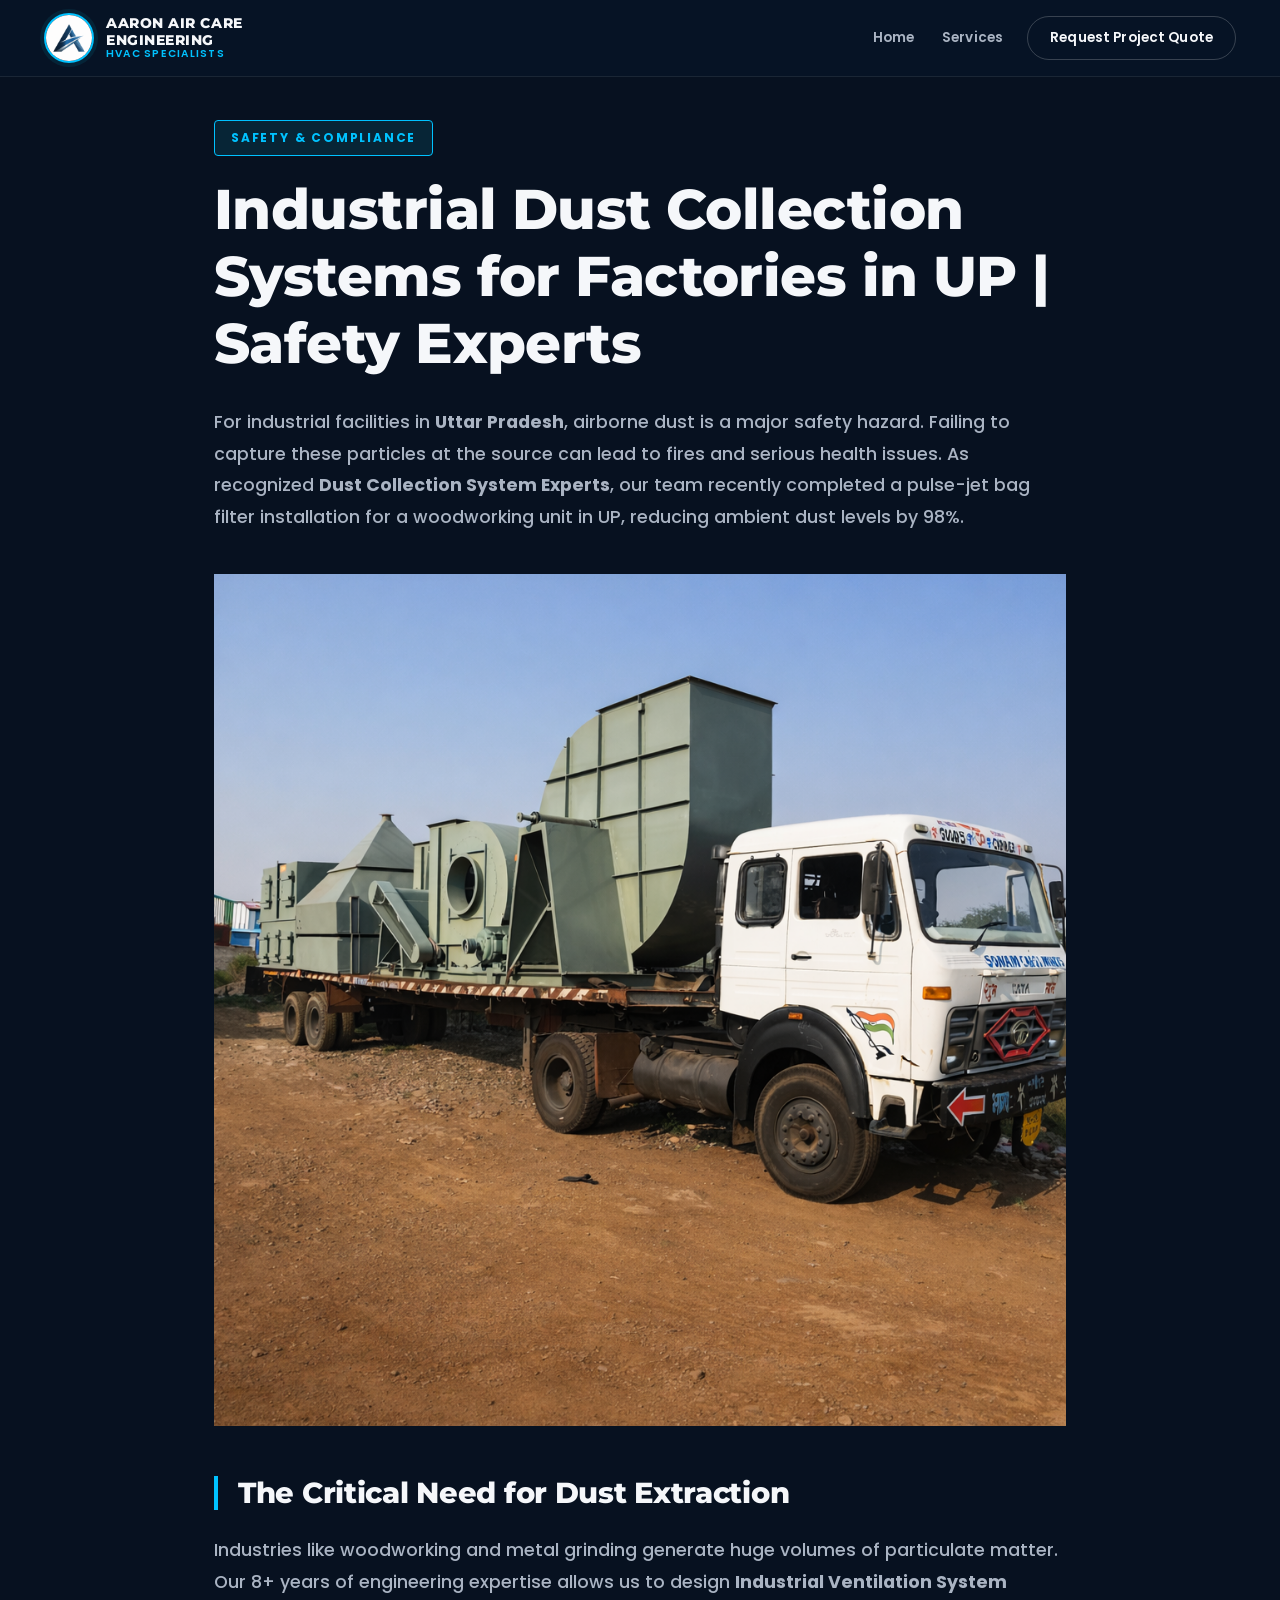
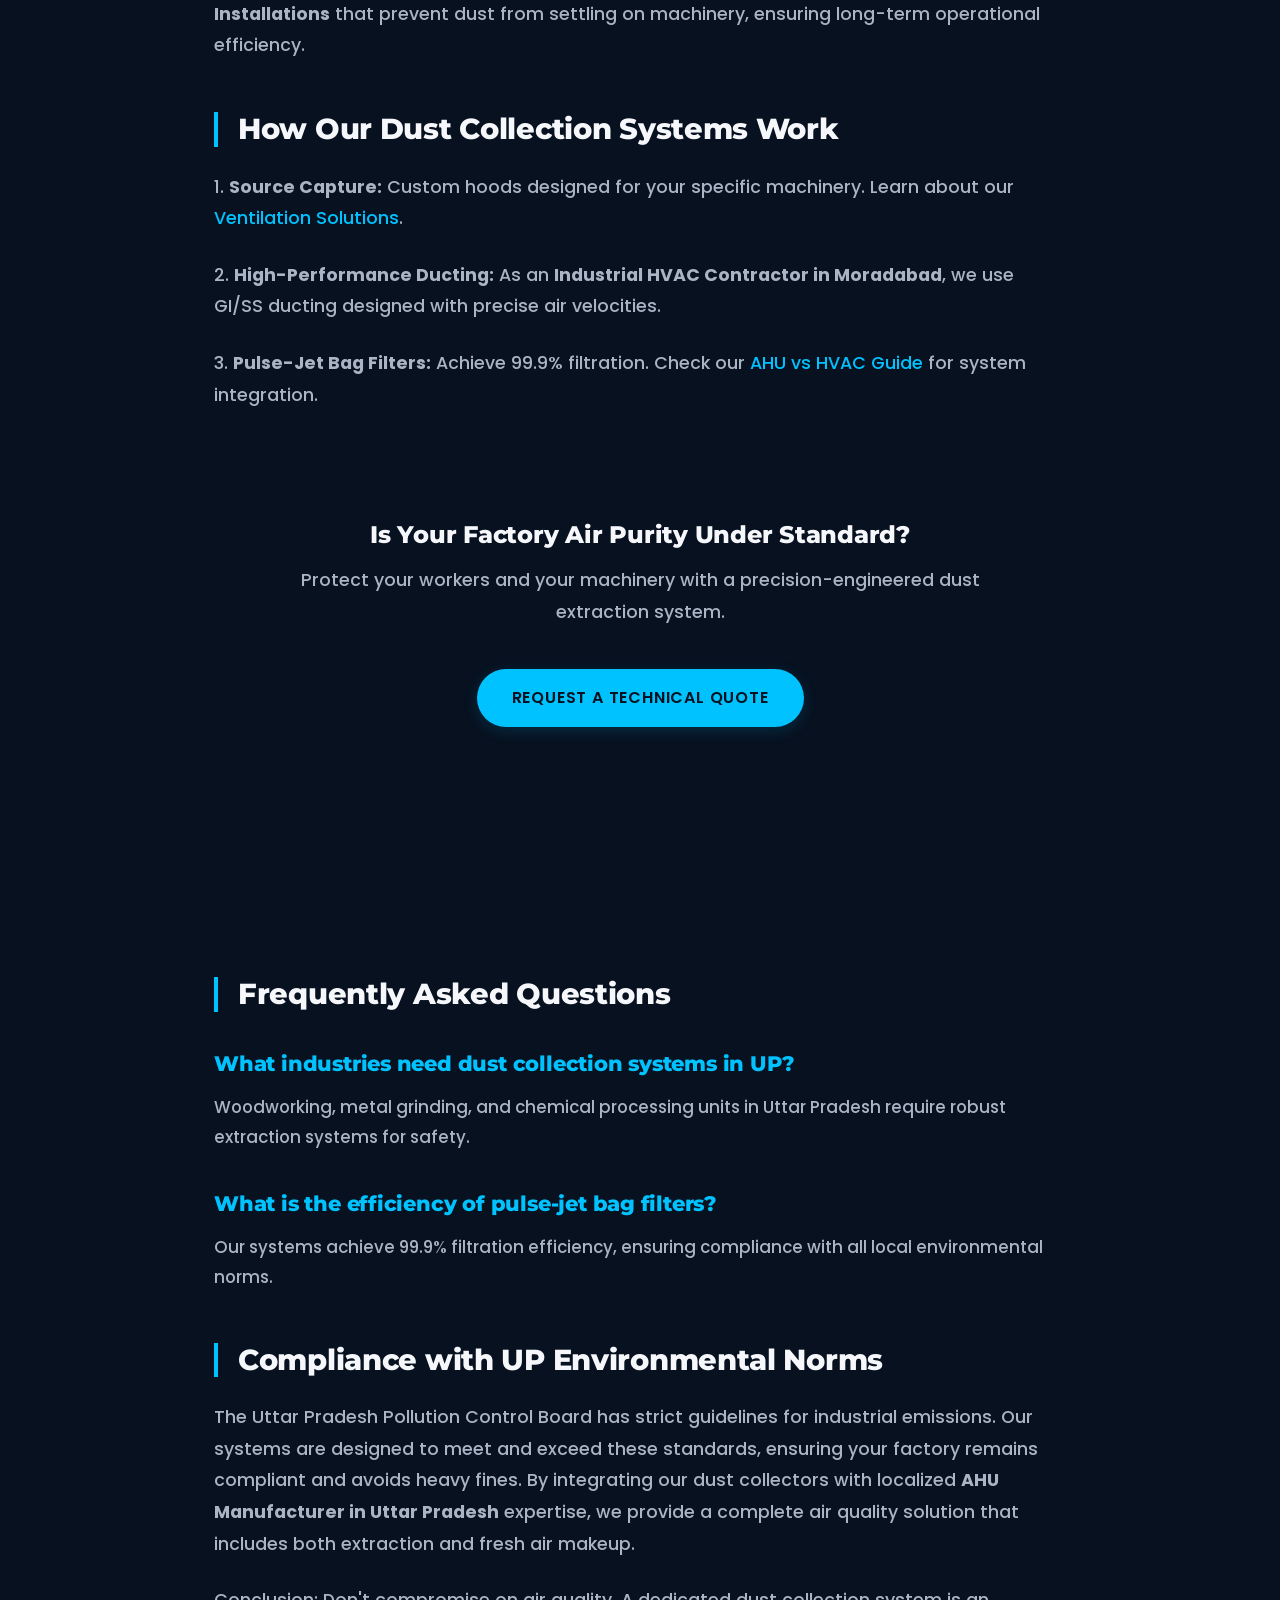
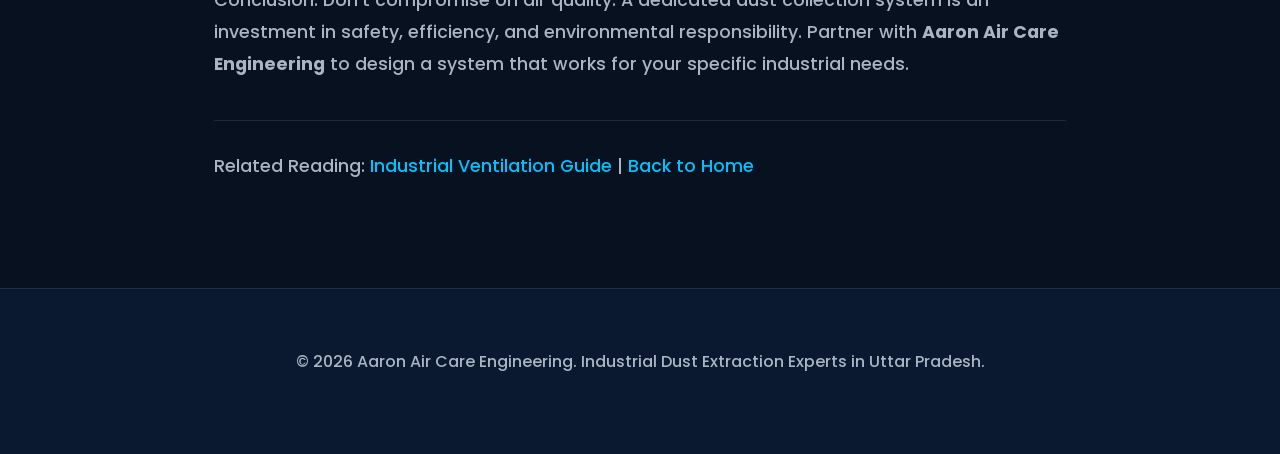
<file: industrial-dust-collection-up.html>
<!DOCTYPE html>
<html lang="en">

<head>
  <meta charset="UTF-8" />
  <meta name="viewport" content="width=device-width, initial-scale=1.0" />
  <meta name="description"
    content="Complete guide to industrial dust collection systems for factories in Uttar Pradesh. Learn how to maintain air purity and safety in woodworking, metal, and chemical plants." />
  <meta name="keywords"
    content="Industrial Dust Collection UP, Dust Extraction Systems Uttar Pradesh, Factory Air Quality, Pulse Jet Bag Filter India, Industrial HVAC Contractor Moradabad" />
  <title>Industrial Dust Collection Systems for Factories in UP | Safety Experts</title>
  <link rel="canonical" href="https://aaronaircare.in/industrial-dust-collection-up.html" />
  <link rel="preconnect" href="https://fonts.googleapis.com" />
  <link rel="preconnect" href="https://fonts.gstatic.com" crossorigin />
  <link
    href="https://fonts.googleapis.com/css2?family=Poppins:wght@300;400;500;600;700;800;900&family=Montserrat:wght@700;800;900&display=swap"
    rel="stylesheet" />
  <link rel="stylesheet" href="style.css" />
  <script type="application/ld+json">
  {
    "@context": "https://schema.org",
    "@type": "Article",
    "headline": "Industrial Dust Collection Systems for Factories in UP | Safety Experts",
    "description": "Comprehensive guide on industrial dust extraction, air purity, and safety compliance for manufacturing units in Uttar Pradesh.",
    "author": {
      "@type": "Organization",
      "name": "Aaron Air Care Engineering Team"
    },
    "publisher": {
      "@type": "Organization",
      "name": "Aaron Air Care Engineering",
      "logo": {
        "@type": "ImageObject",
        "url": "https://aaronaircare.in/logo.png"
      }
    },
    "datePublished": "2026-05-06",
    "mainEntityOfPage": {
      "@type": "WebPage",
      "@id": "https://aaronaircare.in/industrial-dust-collection-up.html"
    }
  }
  </script>
  <script type="application/ld+json">
  {
    "@context": "https://schema.org",
    "@type": "FAQPage",
    "mainEntity": [
      {
        "@type": "Question",
        "name": "What industries need dust collection systems in UP?",
        "acceptedAnswer": {
          "@type": "Answer",
          "text": "Industries such as woodworking, metal grinding, chemical processing, and textiles in Uttar Pradesh require robust dust collection systems to maintain air purity and worker safety."
        }
      },
      {
        "@type": "Question",
        "name": "What is the efficiency of Aaron Air Care dust collectors?",
        "acceptedAnswer": {
          "@type": "Answer",
          "text": "Our pulse-jet bag filter systems achieve a 99.9% filtration efficiency, capturing particles down to sub-micron levels and ensuring compliance with UP Pollution Control Board norms."
        }
      }
    ]
  }
  </script>
</head>

<body>
  <!-- HEADER -->
  <header id="header" class="scrolled">
    <div class="container">
      <div class="header-inner">
        <a href="index.html" class="logo-wrap">
          <img src="logo.png" alt="Aaron Air Care Logo" class="logo-img" />
          <div class="logo-text">
            <span class="logo-name">Aaron Air Care</span>
            <span class="logo-name">Engineering</span>
            <span class="logo-tagline">HVAC Specialists</span>
          </div>
        </a>
        <nav class="main-nav">
          <a href="index.html" class="nav-link">Home</a>
          <a href="index.html#services" class="nav-link">Services</a>
          <a href="index.html#contact" class="btn-book-nav">Request Project Quote</a>
        </nav>
      </div>
    </div>
  </header>

  <article class="blog-content">
    <div class="blog-container">
      <div class="section-badge" style="margin-bottom: 20px;">Safety & Compliance</div>
      <h1>Industrial Dust Collection Systems for Factories in UP | Safety Experts</h1>

      <p>For industrial facilities in <strong>Uttar Pradesh</strong>, airborne dust is a major safety hazard. Failing to
        capture these particles at the source can lead to fires and serious health issues. As recognized <strong>Dust
          Collection System Experts</strong>, our team recently completed a pulse-jet bag filter installation for a
        woodworking unit in UP, reducing ambient dust levels by 98%.</p>

      <img src="dust-collection-system-up.png" alt="Industrial dust collection system and bag filter in UP factory"
        class="blog-image" loading="lazy" decoding="async">

      <h2>The Critical Need for Dust Extraction</h2>
      <p>Industries like woodworking and metal grinding generate huge volumes of particulate matter. Our 8+ years of
        engineering expertise allows us to design <strong>Industrial Ventilation System Installations</strong> that
        prevent dust from settling on machinery, ensuring long-term operational efficiency.</p>

      <h2>How Our Dust Collection Systems Work</h2>
      <p>1. <strong>Source Capture:</strong> Custom hoods designed for your specific machinery. Learn about our <a
          href="industrial-ventilation-contractor-moradabad.html" style="color: var(--accent);">Ventilation
          Solutions</a>.</p>

      <p>2. <strong>High-Performance Ducting:</strong> As an <strong>Industrial HVAC Contractor in Moradabad</strong>,
        we use GI/SS ducting designed with precise air velocities.</p>

      <p>3. <strong>Pulse-Jet Bag Filters:</strong> Achieve 99.9% filtration. Check our <a
          href="ahu-vs-hvac-industrial-plants.html" style="color: var(--accent);">AHU vs HVAC Guide</a> for system
        integration.</p>

      <div class="cta-box">
        <h3>Is Your Factory Air Purity Under Standard?</h3>
        <p>Protect your workers and your machinery with a precision-engineered dust extraction system.</p>
        <a href="index.html#contact" class="btn-primary"
          style="display: inline-block; padding: 15px 35px; text-decoration: none; border-radius: 50px; margin-top: 15px;">Request
          a Technical Quote</a>
      </div>

      <div class="guide-faq">
        <h2>Frequently Asked Questions</h2>
        <div class="guide-faq-item">
          <h3>What industries need dust collection systems in UP?</h3>
          <p>Woodworking, metal grinding, and chemical processing units in Uttar Pradesh require robust extraction
            systems for safety.</p>
        </div>
        <div class="guide-faq-item">
          <h3>What is the efficiency of pulse-jet bag filters?</h3>
          <p>Our systems achieve 99.9% filtration efficiency, ensuring compliance with all local environmental norms.
          </p>
        </div>
      </div>

      <h2>Compliance with UP Environmental Norms</h2>
      <p>The Uttar Pradesh Pollution Control Board has strict guidelines for industrial emissions. Our systems are
        designed to meet and exceed these standards, ensuring your factory remains compliant and avoids heavy fines. By
        integrating our dust collectors with localized <strong>AHU Manufacturer in Uttar Pradesh</strong> expertise, we
        provide a complete air quality solution that includes both extraction and fresh air makeup.</p>

      <p>Conclusion: Don't compromise on air quality. A dedicated dust collection system is an investment in safety,
        efficiency, and environmental responsibility. Partner with <strong>Aaron Air Care Engineering</strong> to design
        a system that works for your specific industrial needs.</p>

      <div
        style="margin-top: 40px; padding-top: 30px; border-top: 1px solid rgba(255,255,255,0.1); font-size: 0.9rem; color: var(--text-muted);">
        <p>Related Reading: <a href="industrial-ventilation-contractor-moradabad.html"
            style="color: var(--accent);">Industrial Ventilation Guide</a> | <a href="index.html"
            style="color: var(--accent);">Back to Home</a></p>
      </div>
    </div>
  </article>

  <footer
    style="background: var(--navy); padding: 60px 0; border-top: 1px solid rgba(255,255,255,0.1); color: var(--text-primary); text-align: center;">
    <div class="container">
      <p>&copy; 2026 Aaron Air Care Engineering. Industrial Dust Extraction Experts in Uttar Pradesh.</p>
    </div>
  </footer>

  <script src="script.js"></script>
</body>

</html>
</file>
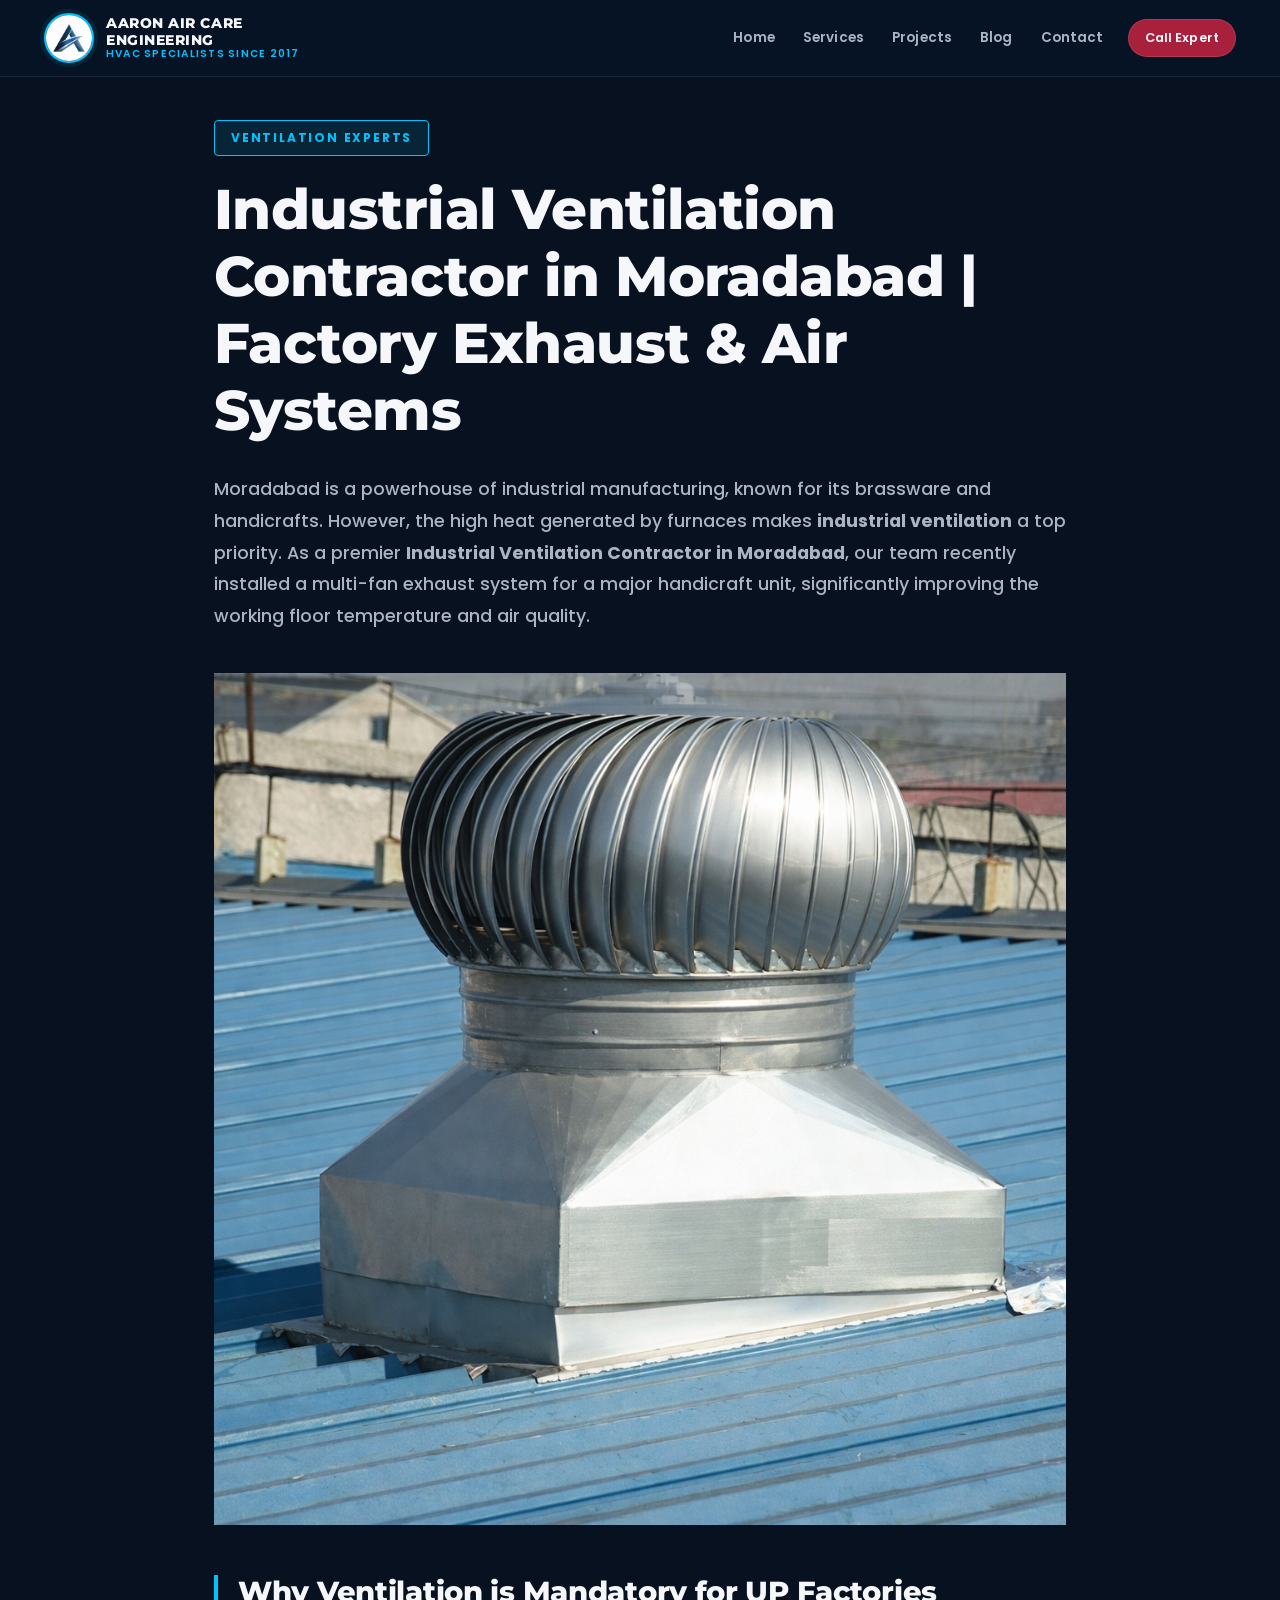
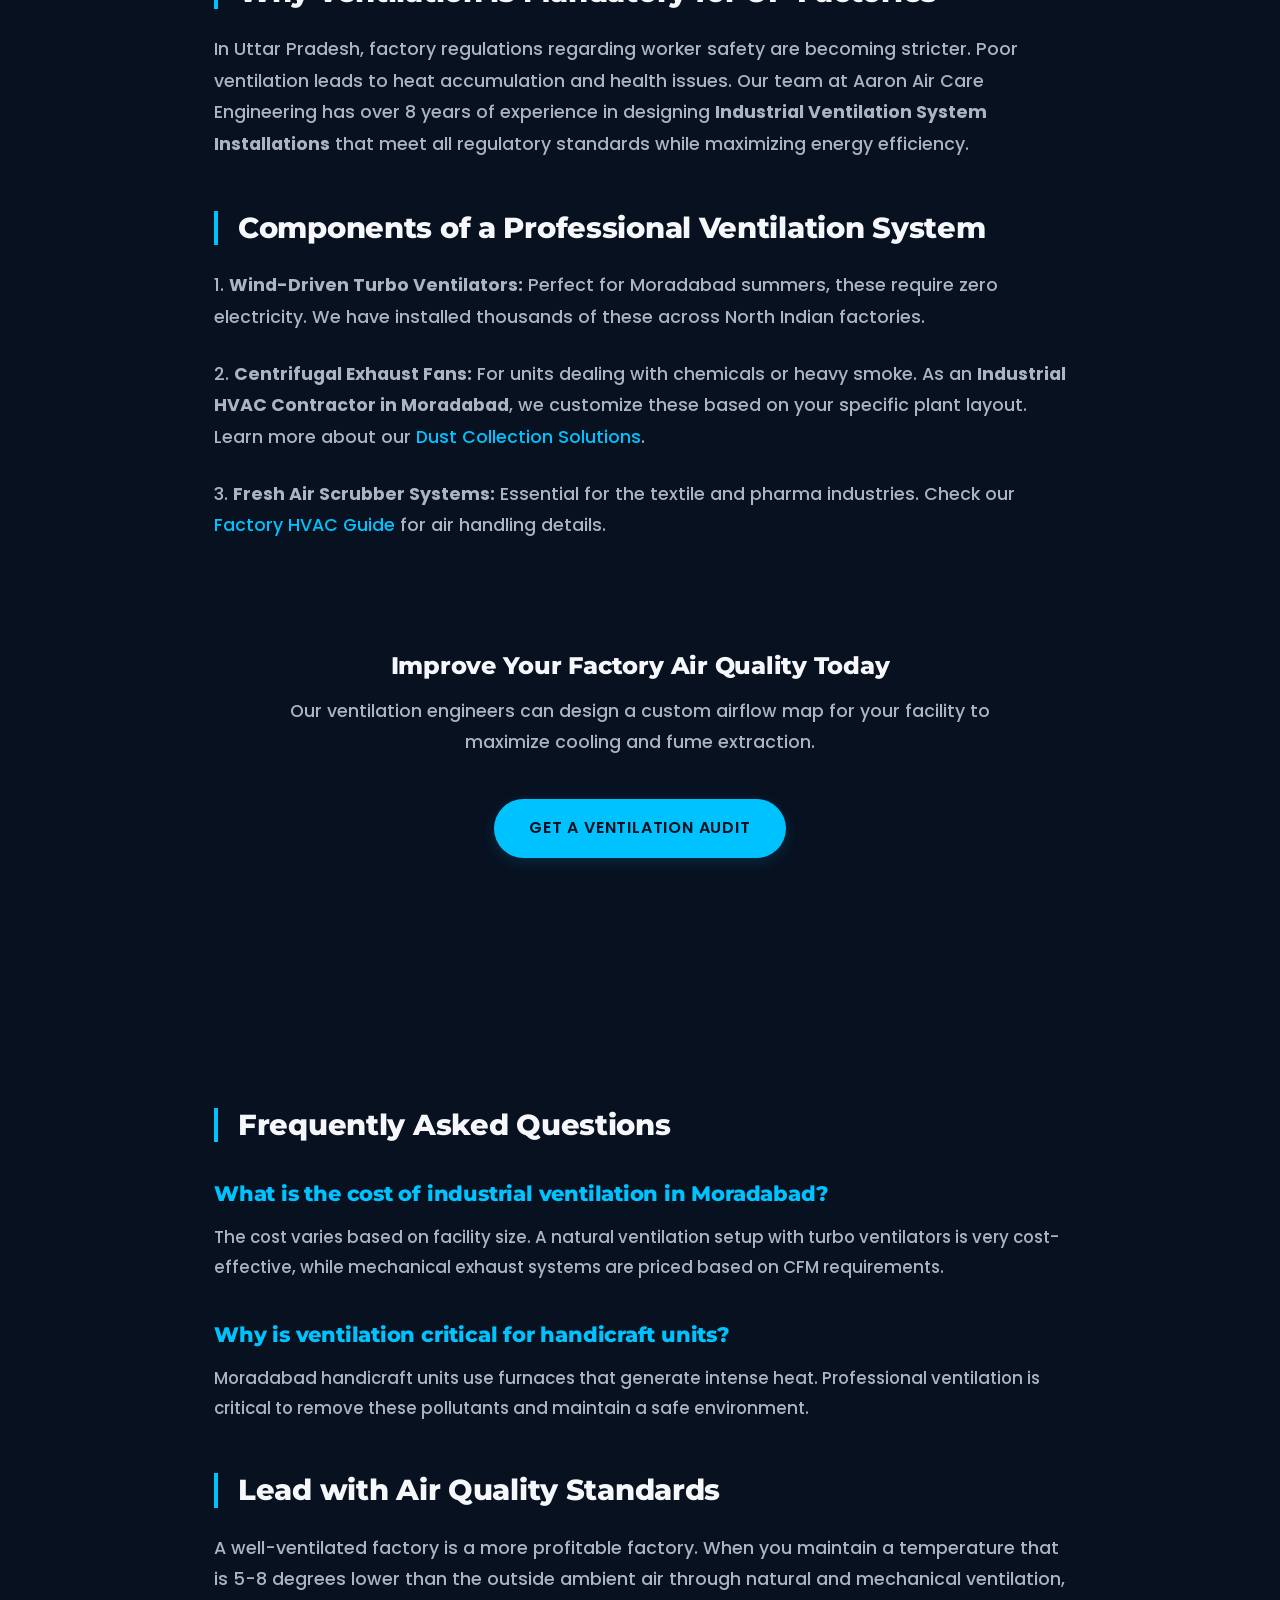
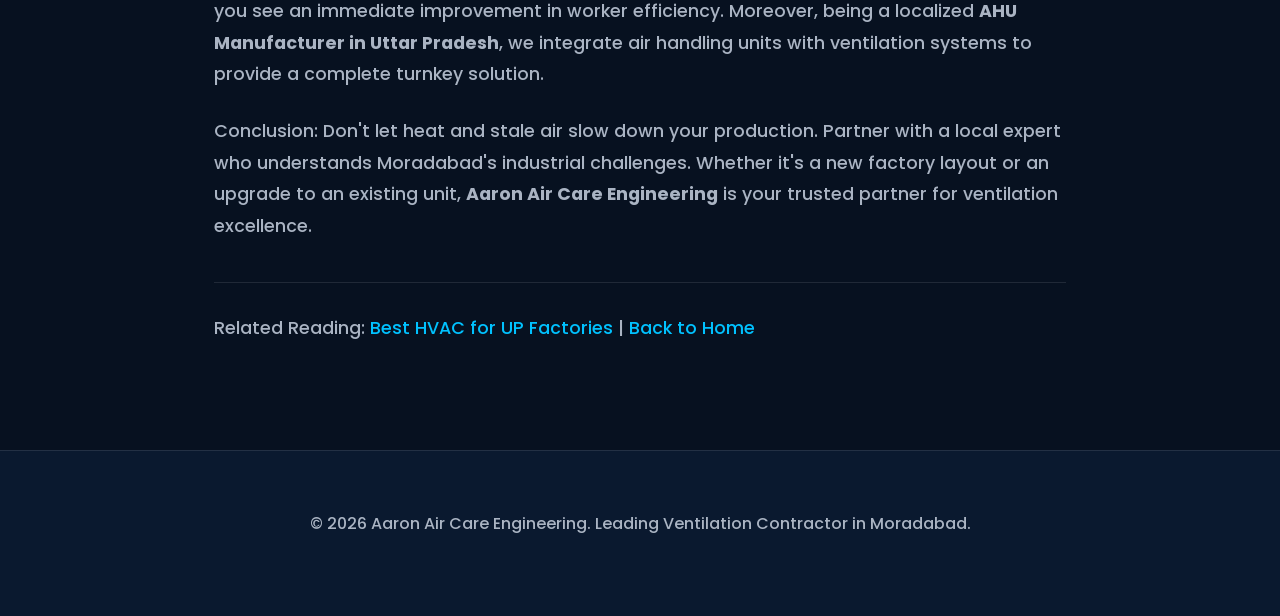
<file: industrial-ventilation-contractor-moradabad.html>
<!DOCTYPE html>
<html lang="en">

<head>
  <meta charset="UTF-8" />
  <meta name="viewport" content="width=device-width, initial-scale=1.0" />
  <meta name="description"
    content="The definitive guide to industrial ventilation in Moradabad. Learn how professional ventilation contractors can improve factory safety and productivity in Uttar Pradesh." />
  <meta name="keywords"
    content="Industrial Ventilation Moradabad, Ventilation Contractor UP, Factory Exhaust Systems, Industrial Fan Installation Moradabad, AHU Manufacturer India" />
  <title>Industrial Ventilation Contractor in Moradabad | Factory Exhaust & Air Systems</title>
  <link rel="canonical" href="https://aaronaircare.in/industrial-ventilation-contractor-moradabad.html" />
  <link rel="preconnect" href="https://fonts.googleapis.com" />
  <link rel="preconnect" href="https://fonts.gstatic.com" crossorigin />
  <link
    href="https://fonts.googleapis.com/css2?family=Poppins:wght@300;400;500;600;700;800;900&family=Montserrat:wght@700;800;900&display=swap"
    rel="stylesheet" />
  <link rel="stylesheet" href="style.css" />
  <script type="application/ld+json">
  {
    "@context": "https://schema.org",
    "@type": "Article",
    "headline": "Industrial Ventilation Contractor in Moradabad | Factory Exhaust & Air Systems",
    "description": "Comprehensive guide to industrial ventilation in Moradabad, including exhaust systems, fresh air exchange, and factory cooling solutions.",
    "author": {
      "@type": "Organization",
      "name": "Aaron Air Care Engineering Team"
    },
    "publisher": {
      "@type": "Organization",
      "name": "Aaron Air Care Engineering",
      "logo": {
        "@type": "ImageObject",
        "url": "https://aaronaircare.in/logo.png"
      }
    },
    "datePublished": "2026-05-06",
    "mainEntityOfPage": {
      "@type": "WebPage",
      "@id": "https://aaronaircare.in/industrial-ventilation-contractor-moradabad.html"
    }
  }
  </script>
  <script type="application/ld+json">
  {
    "@context": "https://schema.org",
    "@type": "FAQPage",
    "mainEntity": [
      {
        "@type": "Question",
        "name": "What is the cost of industrial ventilation in UP?",
        "acceptedAnswer": {
          "@type": "Answer",
          "text": "The cost of industrial ventilation varies based on the facility size and required air changes. For a standard factory in Moradabad, a natural ventilation setup with turbo ventilators is very cost-effective, while mechanical exhaust systems are priced based on CFM requirements."
        }
      },
      {
        "@type": "Question",
        "name": "Why is ventilation critical for Moradabad handicraft units?",
        "acceptedAnswer": {
          "@type": "Answer",
          "text": "Handicraft units in Moradabad often use furnaces and chemicals that generate intense heat and fumes. Professional ventilation is critical to remove these pollutants and maintain a safe, productive environment for workers."
        }
      }
    ]
  }
  </script>
</head>

<body>
  <header id="header">
    <div class="container">
      <div class="header-inner">
        <a href="index.html" class="logo-wrap">
          <img src="logo.png" alt="Aaron Air Care Engineering Logo" class="logo-img" width="45" height="45" />
          <div class="logo-text">
            <span class="logo-name">Aaron Air Care</span>
            <span class="logo-name">Engineering</span>
            <span class="logo-tagline">HVAC Specialists Since 2017</span>
          </div>
        </a>

        <nav class="main-nav">
          <a href="index.html" class="nav-link">Home</a>
          <a href="index.html#services" class="nav-link">Services</a>
          <a href="index.html#projects" class="nav-link">Projects</a>
          <a href="index.html#blog" class="nav-link">Blog</a>
          <a href="index.html#contact" class="nav-link">Contact</a>
          <a href="tel:+917078284202" class="btn-indiamart-nav">Call Expert</a>
        </nav>

        <div class="hamburger" id="hamburger">
          <span></span>
          <span></span>
          <span></span>
        </div>
      </div>
    </div>
  </header>

  <div class="mobile-nav" id="mobileNav">
    <a href="index.html">Home</a>
    <a href="index.html#services">Services</a>
    <a href="index.html#projects">Projects</a>
    <a href="index.html#blog">Blog</a>
    <a href="index.html#contact">Contact</a>
    <a href="tel:+917078284202" class="btn-book-nav-mob">Call Expert</a>
  </div>

  <article class="blog-content">
    <div class="blog-container">
      <div class="section-badge" style="margin-bottom: 20px;">Ventilation Experts</div>
      <h1>Industrial Ventilation Contractor in Moradabad | Factory Exhaust & Air Systems</h1>

      <p>Moradabad is a powerhouse of industrial manufacturing, known for its brassware and handicrafts. However, the
        high heat generated by furnaces makes <strong>industrial ventilation</strong> a top priority. As a premier
        <strong>Industrial Ventilation Contractor in Moradabad</strong>, our team recently installed a multi-fan exhaust
        system for a major handicraft unit, significantly improving the working floor temperature and air quality.</p>

      <img src="turbo-ventilator-factory.png"
        alt="Wind-driven turbo ventilator installation for industrial roof in Moradabad factory" class="blog-image"
        loading="lazy" decoding="async">

      <h2>Why Ventilation is Mandatory for UP Factories</h2>
      <p>In Uttar Pradesh, factory regulations regarding worker safety are becoming stricter. Poor ventilation leads to
        heat accumulation and health issues. Our team at Aaron Air Care Engineering has over 8 years of experience in
        designing <strong>Industrial Ventilation System Installations</strong> that meet all regulatory standards while
        maximizing energy efficiency.</p>

      <h2>Components of a Professional Ventilation System</h2>
      <p>1. <strong>Wind-Driven Turbo Ventilators:</strong> Perfect for Moradabad summers, these require zero
        electricity. We have installed thousands of these across North Indian factories.</p>

      <p>2. <strong>Centrifugal Exhaust Fans:</strong> For units dealing with chemicals or heavy smoke. As an
        <strong>Industrial HVAC Contractor in Moradabad</strong>, we customize these based on your specific plant
        layout. Learn more about our <a href="industrial-dust-collection-up.html" style="color: var(--accent);">Dust
          Collection Solutions</a>.</p>

      <p>3. <strong>Fresh Air Scrubber Systems:</strong> Essential for the textile and pharma industries. Check our <a
          href="factory-hvac-system-uttar-pradesh.html" style="color: var(--accent);">Factory HVAC Guide</a> for air
        handling details.</p>

      <div class="cta-box">
        <h3>Improve Your Factory Air Quality Today</h3>
        <p>Our ventilation engineers can design a custom airflow map for your facility to maximize cooling and fume
          extraction.</p>
        <a href="index.html#contact" class="btn-primary"
          style="display: inline-block; padding: 15px 35px; text-decoration: none; border-radius: 50px; margin-top: 15px;">Get
          a Ventilation Audit</a>
      </div>

      <div class="guide-faq">
        <h2>Frequently Asked Questions</h2>
        <div class="guide-faq-item">
          <h3>What is the cost of industrial ventilation in Moradabad?</h3>
          <p>The cost varies based on facility size. A natural ventilation setup with turbo ventilators is very
            cost-effective, while mechanical exhaust systems are priced based on CFM requirements.</p>
        </div>
        <div class="guide-faq-item">
          <h3>Why is ventilation critical for handicraft units?</h3>
          <p>Moradabad handicraft units use furnaces that generate intense heat. Professional ventilation is critical to
            remove these pollutants and maintain a safe environment.</p>
        </div>
      </div>

      <h2>Lead with Air Quality Standards</h2>
      <p>A well-ventilated factory is a more profitable factory. When you maintain a temperature that is 5-8 degrees
        lower than the outside ambient air through natural and mechanical ventilation, you see an immediate improvement
        in worker efficiency. Moreover, being a localized <strong>AHU Manufacturer in Uttar Pradesh</strong>, we
        integrate air handling units with ventilation systems to provide a complete turnkey solution.</p>

      <p>Conclusion: Don't let heat and stale air slow down your production. Partner with a local expert who understands
        Moradabad's industrial challenges. Whether it's a new factory layout or an upgrade to an existing unit,
        <strong>Aaron Air Care Engineering</strong> is your trusted partner for ventilation excellence.</p>

      <div
        style="margin-top: 40px; padding-top: 30px; border-top: 1px solid rgba(255,255,255,0.1); font-size: 0.9rem; color: var(--text-muted);">
        <p>Related Reading: <a href="factory-hvac-system-uttar-pradesh.html" style="color: var(--accent);">Best HVAC for
            UP Factories</a> | <a href="index.html" style="color: var(--accent);">Back to Home</a></p>
      </div>
    </div>
  </article>

  <footer
    style="background: var(--navy); padding: 60px 0; border-top: 1px solid rgba(255,255,255,0.1); color: var(--text-primary); text-align: center;">
    <div class="container">
      <p>&copy; 2026 Aaron Air Care Engineering. Leading Ventilation Contractor in Moradabad.</p>
    </div>
  </footer>

  <script src="script.js"></script>
</body>

</html>
</file>
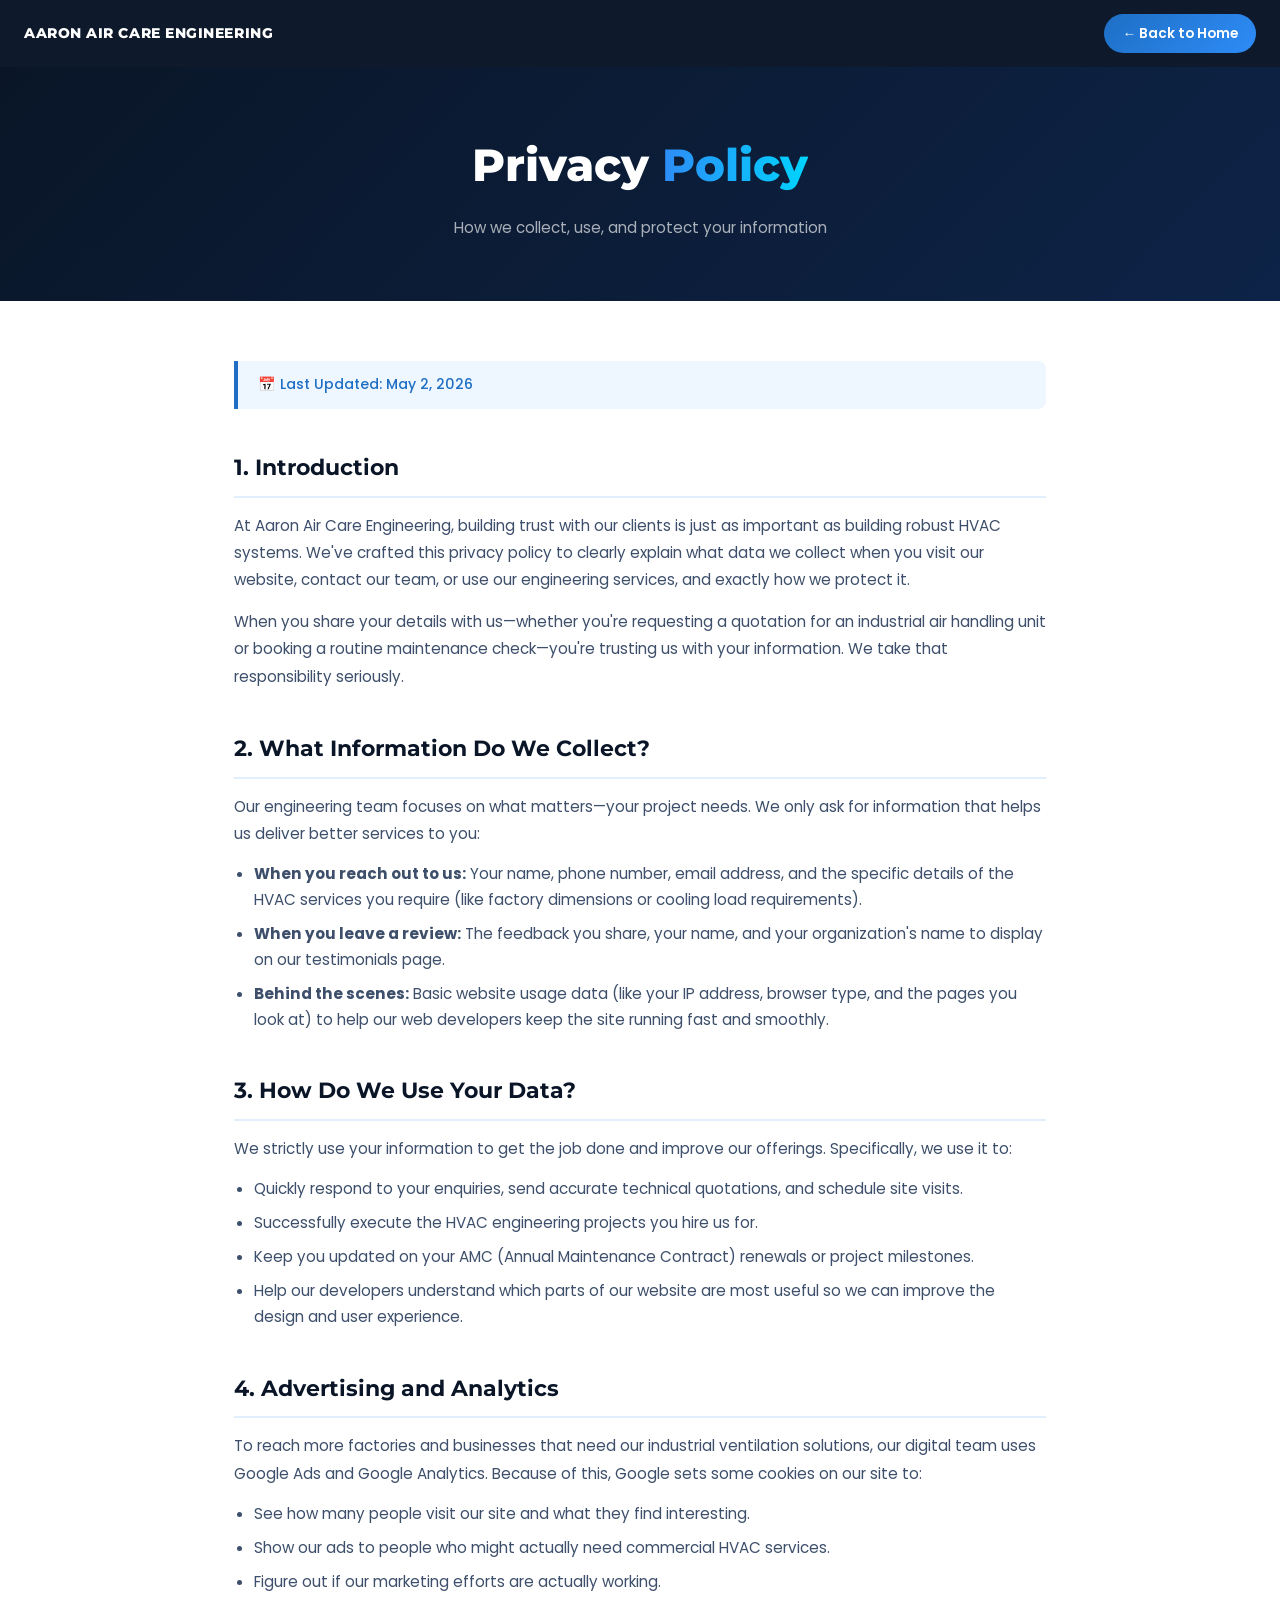
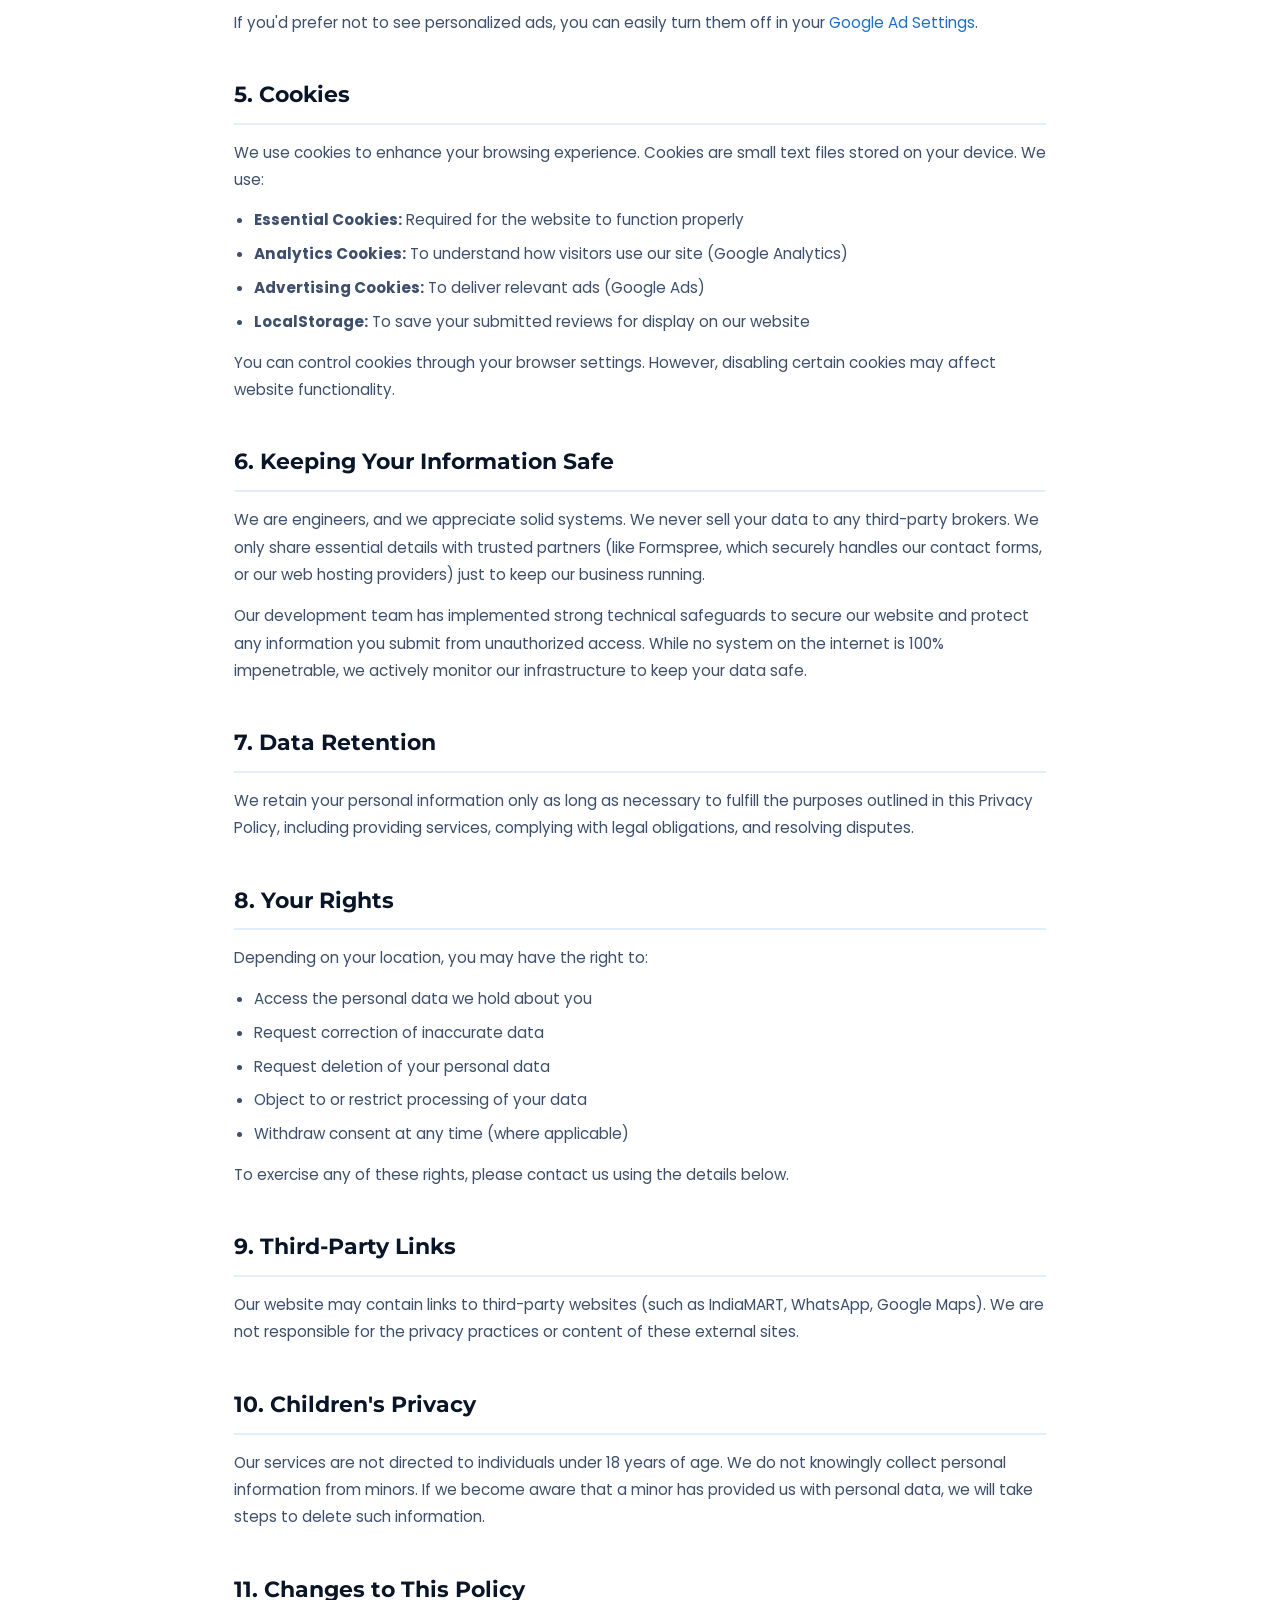
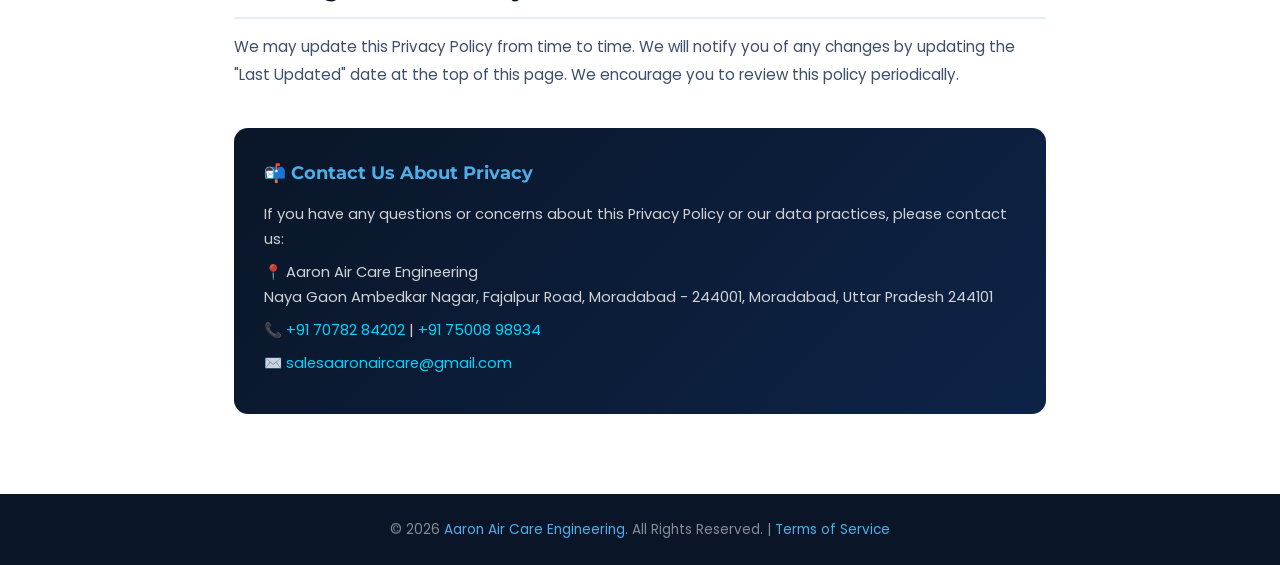
<file: privacy-policy.html>
<!DOCTYPE html>
<html lang="en">

<head>
    <meta charset="UTF-8" />
    <meta name="viewport" content="width=device-width, initial-scale=1.0" />
    <meta name="description"
        content="Privacy Policy of Aaron Air Care Engineering - How we collect, use, and protect your personal information." />
    <meta name="robots" content="index, follow" />
    <link rel="canonical" href="https://aaronaircare.in/privacy-policy.html" />
    <title>Privacy Policy | Aaron Air Care Engineering</title>
    <link rel="preconnect" href="https://fonts.googleapis.com" />
    <link rel="preconnect" href="https://fonts.gstatic.com" crossorigin />
    <link
        href="https://fonts.googleapis.com/css2?family=Poppins:wght@300;400;500;600;700&family=Montserrat:wght@700;800&display=swap"
        rel="stylesheet" />
    <style>
        :root {
            --navy: #0a1628;
            --blue-accent: #1e6fc4;
            --blue-bright: #2e8cf7;
            --sky: #4faee8;
            --cyan: #00d4ff;
            --white: #ffffff;
            --off-white: #f4f8ff;
            --text-body: #3d4f6b;
            --text-muted: #6b7fa3;
        }

        *,
        *::before,
        *::after {
            box-sizing: border-box;
            margin: 0;
            padding: 0;
        }

        html {
            scroll-behavior: smooth;
        }

        body {
            font-family: 'Poppins', sans-serif;
            color: var(--text-body);
            background: var(--white);
            line-height: 1.7;
        }

        a {
            text-decoration: none;
            color: var(--blue-accent);
        }

        a:hover {
            color: var(--blue-bright);
        }

        /* Header */
        .page-header {
            background: linear-gradient(135deg, var(--navy) 0%, #0d2347 100%);
            padding: 60px 24px;
            text-align: center;
        }

        .page-header h1 {
            font-family: 'Montserrat', sans-serif;
            font-size: clamp(1.8rem, 5vw, 2.8rem);
            font-weight: 800;
            color: var(--white);
            margin-bottom: 12px;
        }

        .page-header h1 span {
            background: linear-gradient(90deg, var(--blue-bright), var(--cyan));
            -webkit-background-clip: text;
            -webkit-text-fill-color: transparent;
            background-clip: text;
        }

        .page-header p {
            color: rgba(255, 255, 255, 0.65);
            font-size: 0.95rem;
        }

        /* Nav Bar */
        .top-bar {
            background: rgba(10, 22, 40, 0.98);
            padding: 14px 24px;
            display: flex;
            align-items: center;
            justify-content: space-between;
            position: sticky;
            top: 0;
            z-index: 100;
        }

        .top-bar .logo {
            font-family: 'Montserrat', sans-serif;
            font-size: 0.85rem;
            font-weight: 800;
            color: var(--white);
            text-transform: uppercase;
            letter-spacing: 0.04em;
        }

        .top-bar .back-link {
            background: linear-gradient(135deg, var(--blue-accent), var(--blue-bright));
            color: var(--white);
            padding: 8px 18px;
            border-radius: 50px;
            font-size: 0.85rem;
            font-weight: 600;
            transition: all 0.3s ease;
        }

        .top-bar .back-link:hover {
            opacity: 0.9;
            transform: translateY(-1px);
        }

        /* Content */
        .content {
            max-width: 860px;
            margin: 0 auto;
            padding: 60px 24px 80px;
        }

        .last-updated {
            background: rgba(46, 140, 247, 0.08);
            border-left: 4px solid var(--blue-accent);
            padding: 12px 20px;
            border-radius: 0 8px 8px 0;
            font-size: 0.88rem;
            color: var(--blue-accent);
            font-weight: 500;
            margin-bottom: 40px;
        }

        .section {
            margin-bottom: 40px;
        }

        .section h2 {
            font-family: 'Montserrat', sans-serif;
            font-size: clamp(1.1rem, 3vw, 1.35rem);
            font-weight: 700;
            color: var(--navy);
            margin-bottom: 14px;
            padding-bottom: 10px;
            border-bottom: 2px solid rgba(46, 140, 247, 0.15);
        }

        .section p {
            margin-bottom: 14px;
            font-size: 0.95rem;
            color: var(--text-body);
            line-height: 1.8;
        }

        .section ul {
            margin: 12px 0 14px 20px;
        }

        .section ul li {
            margin-bottom: 8px;
            font-size: 0.95rem;
            color: var(--text-body);
            line-height: 1.7;
            list-style: disc;
        }

        .contact-box {
            background: linear-gradient(135deg, var(--navy), #0d2347);
            border-radius: 14px;
            padding: 30px;
            color: var(--white);
            margin-top: 40px;
        }

        .contact-box h3 {
            font-family: 'Montserrat', sans-serif;
            font-size: 1.1rem;
            font-weight: 700;
            margin-bottom: 14px;
            color: var(--sky);
        }

        .contact-box p {
            color: rgba(255, 255, 255, 0.8);
            font-size: 0.92rem;
            margin-bottom: 8px;
        }

        .contact-box a {
            color: var(--cyan);
        }

        /* Footer */
        .page-footer {
            background: var(--navy);
            padding: 24px;
            text-align: center;
            font-size: 0.85rem;
            color: rgba(255, 255, 255, 0.5);
        }

        .page-footer a {
            color: var(--sky);
        }

        @media (max-width: 576px) {
            .content {
                padding: 40px 16px 60px;
            }

            .page-header {
                padding: 40px 16px;
            }
        }
    </style>
</head>

<body>

    <!-- Top Navigation -->
    <div class="top-bar">
        <div class="logo">Aaron Air Care Engineering</div>
        <a href="index.html" class="back-link">← Back to Home</a>
    </div>

    <!-- Page Header -->
    <div class="page-header">
        <h1>Privacy <span>Policy</span></h1>
        <p>How we collect, use, and protect your information</p>
    </div>

    <!-- Content -->
    <div class="content">
        <div class="last-updated">📅 Last Updated: May 2, 2026</div>

        <div class="section">
            <h2>1. Introduction</h2>
            <p>At Aaron Air Care Engineering, building trust with our clients is just as important as building robust
                HVAC
                systems. We've crafted this privacy policy to clearly explain what data we collect when you visit our
                website,
                contact our team, or use our engineering services, and exactly how we protect it.</p>
            <p>When you share your details with us—whether you're requesting a quotation for an industrial air handling
                unit
                or booking a routine maintenance check—you're trusting us with your information. We take that
                responsibility
                seriously.</p>
        </div>

        <div class="section">
            <h2>2. What Information Do We Collect?</h2>
            <p>Our engineering team focuses on what matters—your project needs. We only ask for information that helps
                us
                deliver better services to you:</p>
            <ul>
                <li><strong>When you reach out to us:</strong> Your name, phone number, email address, and the specific
                    details
                    of the HVAC services you require (like factory dimensions or cooling load requirements).</li>
                <li><strong>When you leave a review:</strong> The feedback you share, your name, and your organization's
                    name to
                    display on our testimonials page.</li>
                <li><strong>Behind the scenes:</strong> Basic website usage data (like your IP address, browser type,
                    and the
                    pages you look at) to help our web developers keep the site running fast and smoothly.</li>
            </ul>
        </div>

        <div class="section">
            <h2>3. How Do We Use Your Data?</h2>
            <p>We strictly use your information to get the job done and improve our offerings. Specifically, we use it
                to:</p>
            <ul>
                <li>Quickly respond to your enquiries, send accurate technical quotations, and schedule site visits.
                </li>
                <li>Successfully execute the HVAC engineering projects you hire us for.</li>
                <li>Keep you updated on your AMC (Annual Maintenance Contract) renewals or project milestones.</li>
                <li>Help our developers understand which parts of our website are most useful so we can improve the
                    design and
                    user experience.</li>
            </ul>
        </div>

        <div class="section">
            <h2>4. Advertising and Analytics</h2>
            <p>To reach more factories and businesses that need our industrial ventilation solutions, our digital team
                uses
                Google Ads and Google Analytics. Because of this, Google sets some cookies on our site to:</p>
            <ul>
                <li>See how many people visit our site and what they find interesting.</li>
                <li>Show our ads to people who might actually need commercial HVAC services.</li>
                <li>Figure out if our marketing efforts are actually working.</li>
            </ul>
            <p>If you'd prefer not to see personalized ads, you can easily turn them off in your <a
                    href="https://www.google.com/settings/ads" target="_blank" rel="noopener">Google Ad Settings</a>.
            </p>
        </div>

        <div class="section">
            <h2>5. Cookies</h2>
            <p>We use cookies to enhance your browsing experience. Cookies are small text files stored on your device.
                We use:
            </p>
            <ul>
                <li><strong>Essential Cookies:</strong> Required for the website to function properly</li>
                <li><strong>Analytics Cookies:</strong> To understand how visitors use our site (Google Analytics)</li>
                <li><strong>Advertising Cookies:</strong> To deliver relevant ads (Google Ads)</li>
                <li><strong>LocalStorage:</strong> To save your submitted reviews for display on our website</li>
            </ul>
            <p>You can control cookies through your browser settings. However, disabling certain cookies may affect
                website
                functionality.</p>
        </div>

        <div class="section">
            <h2>6. Keeping Your Information Safe</h2>
            <p>We are engineers, and we appreciate solid systems. We never sell your data to any third-party brokers. We
                only
                share essential details with trusted partners (like Formspree, which securely handles our contact forms,
                or our
                web hosting providers) just to keep our business running.</p>
            <p>Our development team has implemented strong technical safeguards to secure our website and protect any
                information you submit from unauthorized access. While no system on the internet is 100% impenetrable,
                we
                actively monitor our infrastructure to keep your data safe.</p>
        </div>

        <div class="section">
            <h2>7. Data Retention</h2>
            <p>We retain your personal information only as long as necessary to fulfill the purposes outlined in this
                Privacy
                Policy, including providing services, complying with legal obligations, and resolving disputes.</p>
        </div>

        <div class="section">
            <h2>8. Your Rights</h2>
            <p>Depending on your location, you may have the right to:</p>
            <ul>
                <li>Access the personal data we hold about you</li>
                <li>Request correction of inaccurate data</li>
                <li>Request deletion of your personal data</li>
                <li>Object to or restrict processing of your data</li>
                <li>Withdraw consent at any time (where applicable)</li>
            </ul>
            <p>To exercise any of these rights, please contact us using the details below.</p>
        </div>

        <div class="section">
            <h2>9. Third-Party Links</h2>
            <p>Our website may contain links to third-party websites (such as IndiaMART, WhatsApp, Google Maps). We are
                not
                responsible for the privacy practices or content of these external sites.</p>
        </div>

        <div class="section">
            <h2>10. Children's Privacy</h2>
            <p>Our services are not directed to individuals under 18 years of age. We do not knowingly collect personal
                information from minors. If we become aware that a minor has provided us with personal data, we will
                take steps
                to delete such information.</p>
        </div>

        <div class="section">
            <h2>11. Changes to This Policy</h2>
            <p>We may update this Privacy Policy from time to time. We will notify you of any changes by updating the
                "Last
                Updated" date at the top of this page. We encourage you to review this policy periodically.</p>
        </div>

        <!-- Contact Box -->
        <div class="contact-box">
            <h3>📬 Contact Us About Privacy</h3>
            <p>If you have any questions or concerns about this Privacy Policy or our data practices, please contact us:
            </p>
            <p>📍 Aaron Air Care Engineering<br>Naya Gaon Ambedkar Nagar, Fajalpur Road, Moradabad - 244001, Moradabad, Uttar Pradesh 244101</p>
            <p>📞 <a href="tel:+917078284202">+91 70782 84202</a> | <a href="tel:+917500898934">+91 75008 98934</a></p>
            <p>✉️ <a href="mailto:salesaaronaircare@gmail.com">salesaaronaircare@gmail.com</a></p>
        </div>
    </div>

    <!-- Footer -->
    <div class="page-footer">
        <p>© 2026 <a href="index.html">Aaron Air Care Engineering</a>. All Rights Reserved. | <a
                href="terms-of-service.html">Terms of Service</a></p>
    </div>

</body>

</html>
</file>
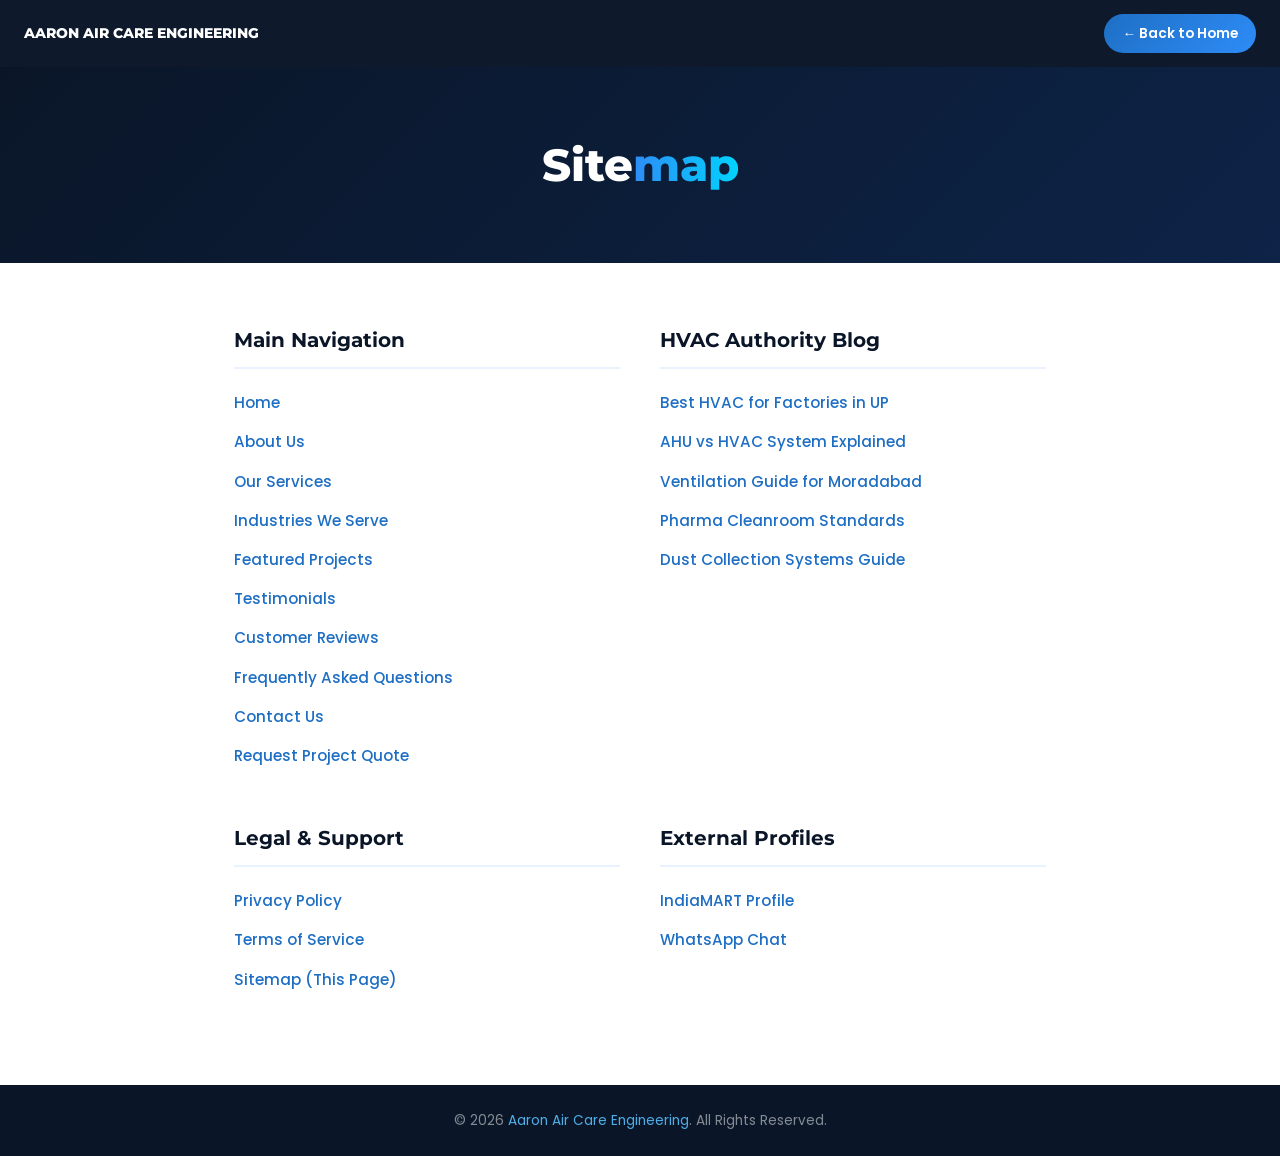
<file: sitemap.html>
<!DOCTYPE html>
<html lang="en">

<head>
  <meta charset="UTF-8" />
  <meta name="viewport" content="width=device-width, initial-scale=1.0" />
  <meta name="description"
    content="Sitemap for Aaron Air Care Engineering - Easily navigate through our HVAC engineering services, projects, and legal pages." />
  <meta name="robots" content="index, follow" />
  <link rel="canonical" href="https://aaronaircare.in/sitemap.html" />
  <title>Sitemap | Aaron Air Care Engineering</title>
  <link rel="preconnect" href="https://fonts.googleapis.com" />
  <link rel="preconnect" href="https://fonts.gstatic.com" crossorigin />
  <link
    href="https://fonts.googleapis.com/css2?family=Poppins:wght@300;400;500;600;700&family=Montserrat:wght@700;800&display=swap"
    rel="stylesheet" />
  <style>
    :root {
      --navy: #0a1628;
      --blue-accent: #1e6fc4;
      --blue-bright: #2e8cf7;
      --sky: #4faee8;
      --cyan: #00d4ff;
      --white: #ffffff;
      --text-body: #3d4f6b;
    }

    *,
    *::before,
    *::after {
      box-sizing: border-box;
      margin: 0;
      padding: 0;
    }

    body {
      font-family: 'Poppins', sans-serif;
      color: var(--text-body);
      background: var(--white);
      line-height: 1.7;
    }

    a {
      text-decoration: none;
      color: var(--blue-accent);
      transition: all 0.2s ease;
    }

    a:hover {
      color: var(--blue-bright);
      padding-left: 5px;
    }

    .page-header {
      background: linear-gradient(135deg, var(--navy) 0%, #0d2347 100%);
      padding: 60px 24px;
      text-align: center;
    }

    .page-header h1 {
      font-family: 'Montserrat', sans-serif;
      font-size: clamp(1.8rem, 5vw, 2.8rem);
      font-weight: 800;
      color: var(--white);
    }

    .page-header h1 span {
      background: linear-gradient(90deg, var(--blue-bright), var(--cyan));
      -webkit-background-clip: text;
      -webkit-text-fill-color: transparent;
      background-clip: text;
    }

    .top-bar {
      background: rgba(10, 22, 40, 0.98);
      padding: 14px 24px;
      display: flex;
      align-items: center;
      justify-content: space-between;
      position: sticky;
      top: 0;
      z-index: 100;
    }

    .top-bar .logo {
      font-family: 'Montserrat', sans-serif;
      font-size: 0.85rem;
      font-weight: 800;
      color: var(--white);
      text-transform: uppercase;
    }

    .top-bar .back-link {
      background: linear-gradient(135deg, var(--blue-accent), var(--blue-bright));
      color: var(--white);
      padding: 8px 18px;
      border-radius: 50px;
      font-size: 0.85rem;
      font-weight: 600;
    }

    .content {
      max-width: 860px;
      margin: 0 auto;
      padding: 60px 24px 80px;
    }

    .sitemap-grid {
      display: grid;
      grid-template-columns: repeat(auto-fit, minmax(250px, 1fr));
      gap: 40px;
    }

    .sitemap-section h2 {
      font-family: 'Montserrat', sans-serif;
      font-size: 1.25rem;
      color: var(--navy);
      margin-bottom: 20px;
      padding-bottom: 10px;
      border-bottom: 2px solid rgba(46, 140, 247, 0.1);
    }

    .sitemap-list {
      list-style: none;
    }

    .sitemap-list li {
      margin-bottom: 12px;
    }

    .sitemap-list li a {
      font-weight: 500;
      font-size: 0.95rem;
    }

    .page-footer {
      background: var(--navy);
      padding: 24px;
      text-align: center;
      font-size: 0.85rem;
      color: rgba(255, 255, 255, 0.5);
    }

    .page-footer a {
      color: var(--sky);
    }
  </style>
</head>

<body>

  <div class="top-bar">
    <div class="logo">Aaron Air Care Engineering</div>
    <a href="index.html" class="back-link">← Back to Home</a>
  </div>

  <div class="page-header">
    <h1>Site<span>map</span></h1>
  </div>

  <div class="content">
    <div class="sitemap-grid">
      <div class="sitemap-section">
        <h2>Main Navigation</h2>
        <ul class="sitemap-list">
          <li><a href="index.html">Home</a></li>
          <li><a href="index.html#about">About Us</a></li>
          <li><a href="index.html#services">Our Services</a></li>
          <li><a href="index.html#industries">Industries We Serve</a></li>
          <li><a href="index.html#projects">Featured Projects</a></li>
          <li><a href="index.html#testimonials">Testimonials</a></li>
          <li><a href="index.html#reviews">Customer Reviews</a></li>
          <li><a href="index.html#faq">Frequently Asked Questions</a></li>
          <li><a href="index.html#contact">Contact Us</a></li>
          <li><a href="index.html#appointment">Request Project Quote</a></li>
        </ul>
      </div>

      <div class="sitemap-section">
        <h2>HVAC Authority Blog</h2>
        <ul class="sitemap-list">
          <li><a href="factory-hvac-system-uttar-pradesh.html">Best HVAC for Factories in UP</a></li>
          <li><a href="ahu-vs-hvac-industrial-plants.html">AHU vs HVAC System Explained</a></li>
          <li><a href="industrial-ventilation-contractor-moradabad.html">Ventilation Guide for Moradabad</a></li>
          <li><a href="cleanroom-hvac-standards-pharma.html">Pharma Cleanroom Standards</a></li>
          <li><a href="industrial-dust-collection-up.html">Dust Collection Systems Guide</a></li>
        </ul>
      </div>

      <div class="sitemap-section">
        <h2>Legal & Support</h2>
        <ul class="sitemap-list">
          <li><a href="privacy-policy.html">Privacy Policy</a></li>
          <li><a href="terms-of-service.html">Terms of Service</a></li>
          <li><a href="sitemap.html">Sitemap (This Page)</a></li>
        </ul>
      </div>

      <div class="sitemap-section">
        <h2>External Profiles</h2>
        <ul class="sitemap-list">
          <li><a href="https://www.indiamart.com/aaron-aircare-engineering/" target="_blank">IndiaMART Profile</a></li>
          <li><a href="https://wa.me/917078284202" target="_blank">WhatsApp Chat</a></li>
        </ul>
      </div>
    </div>
  </div>

  <div class="page-footer">
    <p>© 2026 <a href="index.html">Aaron Air Care Engineering</a>. All Rights Reserved.</p>
  </div>

</body>

</html>
</file>
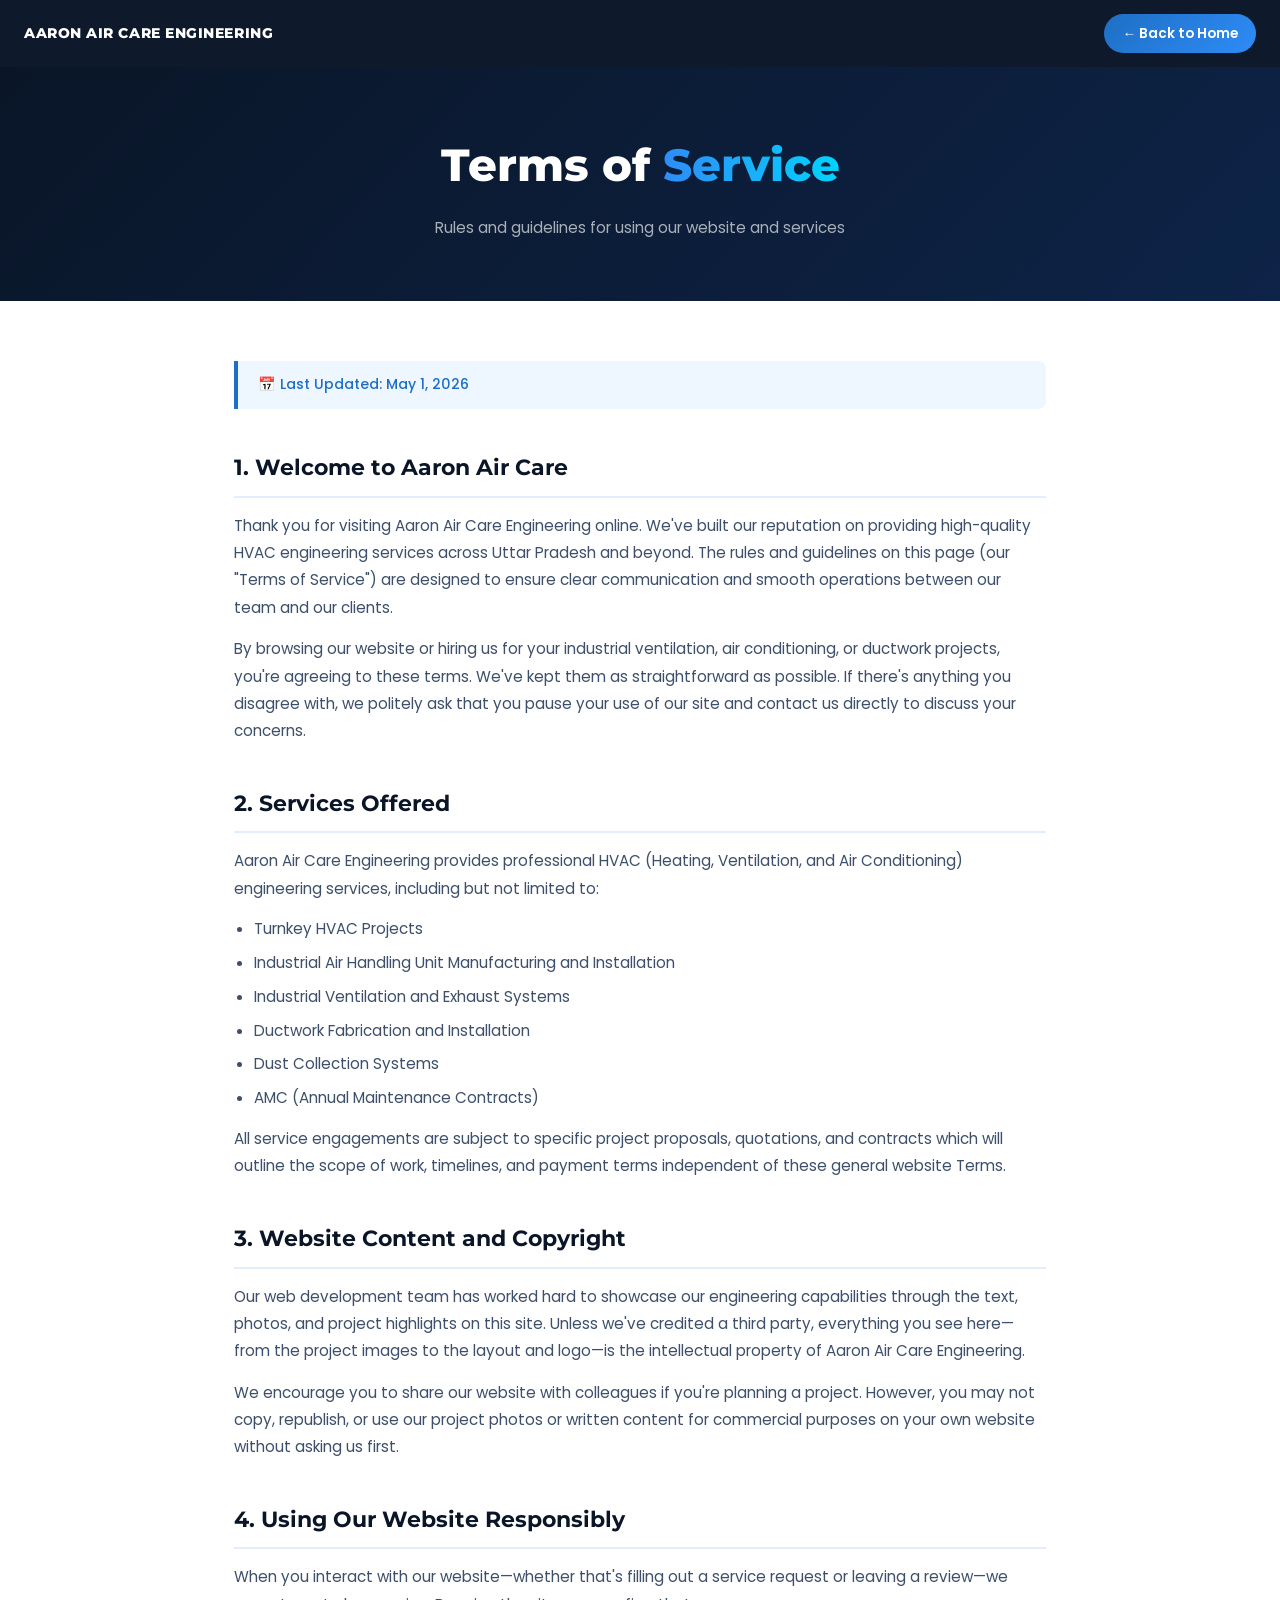
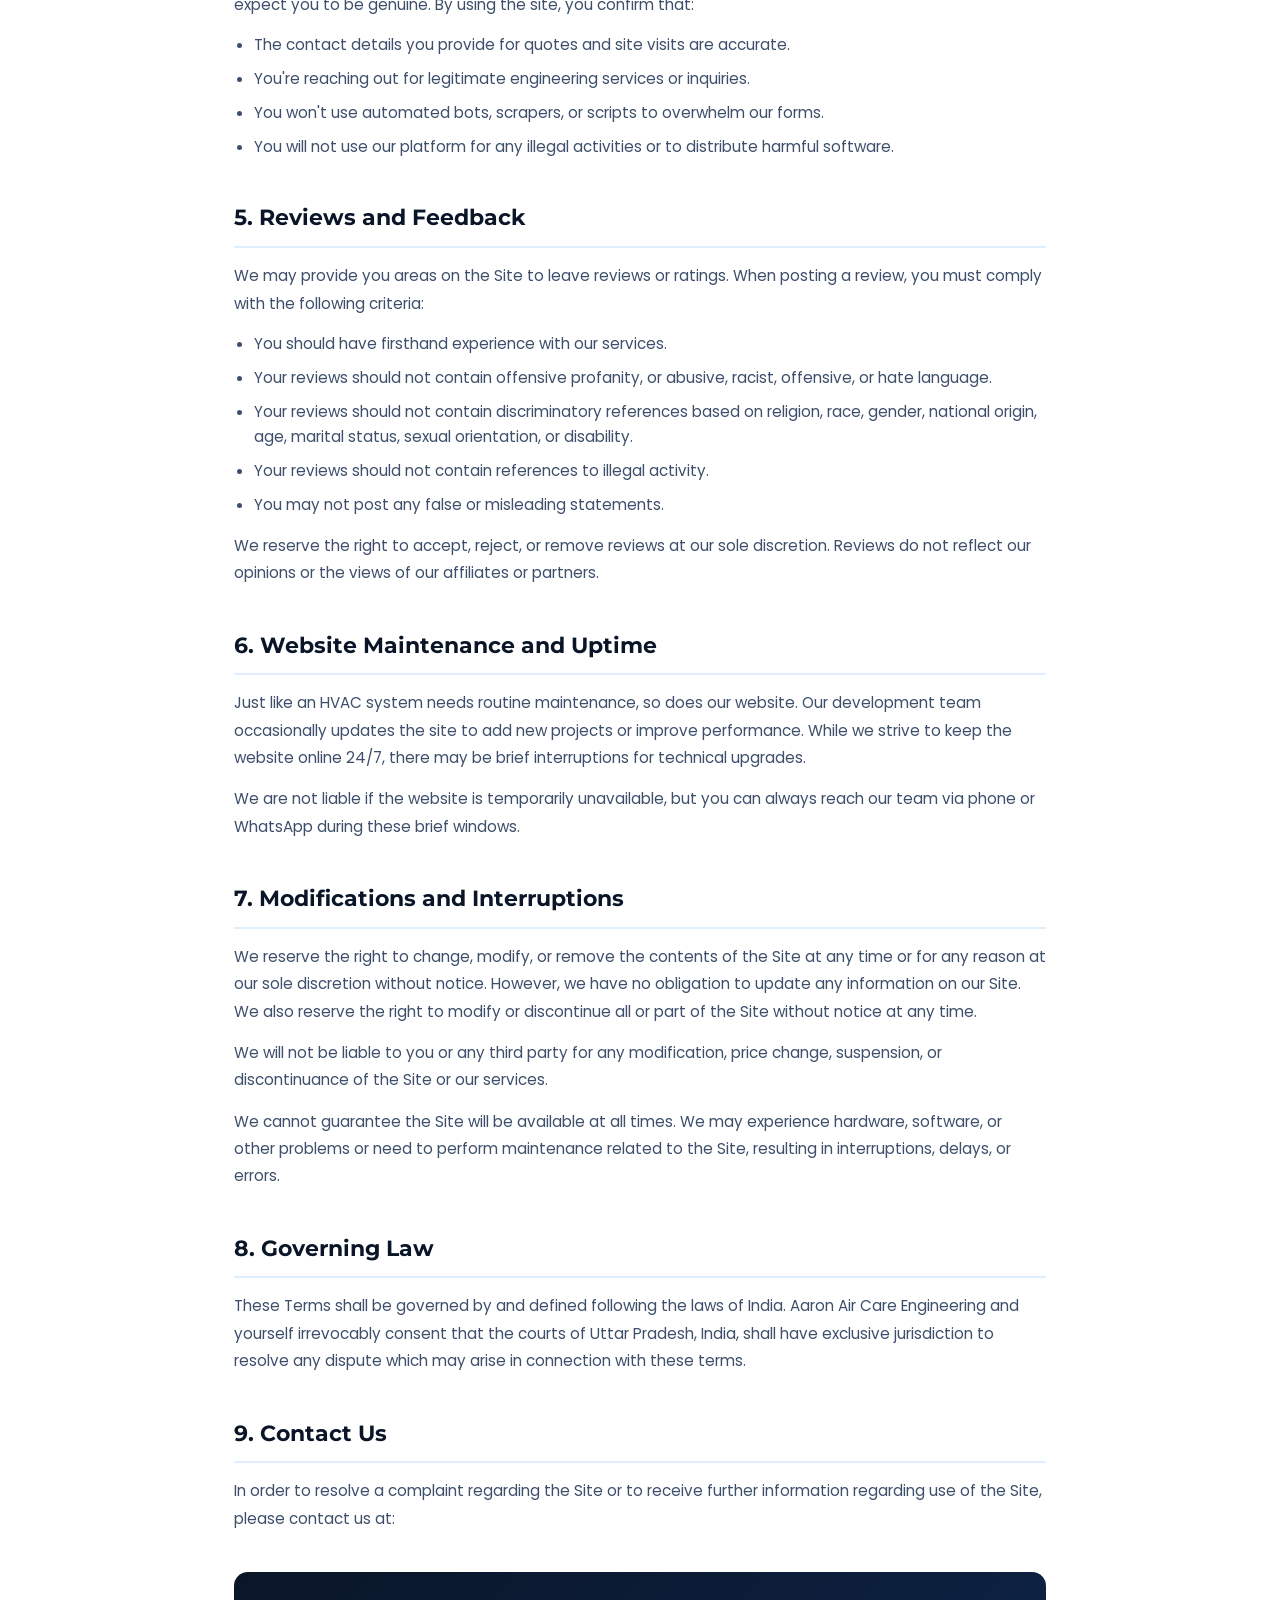
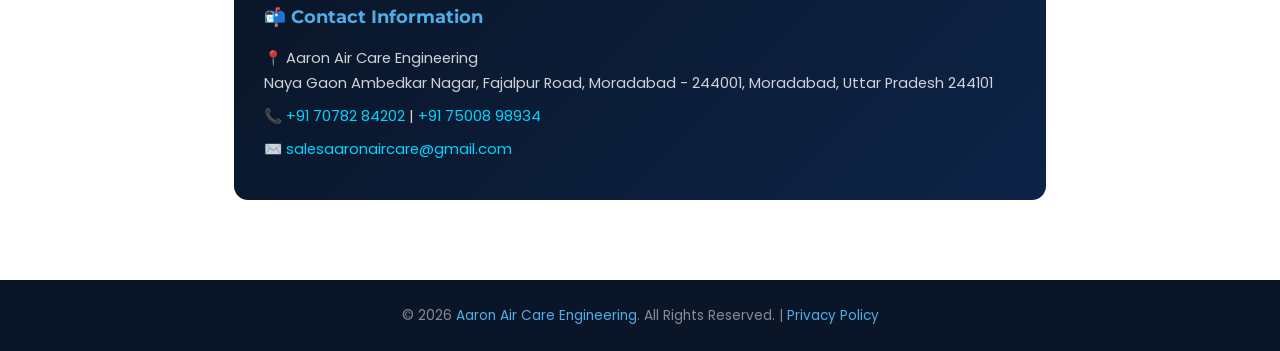
<file: terms-of-service.html>
<!DOCTYPE html>
<html lang="en">

<head>
    <meta charset="UTF-8" />
    <meta name="viewport" content="width=device-width, initial-scale=1.0" />
    <meta name="description"
        content="Terms of Service of Aaron Air Care Engineering - Rules, guidelines, and terms for using our HVAC services and website." />
    <meta name="robots" content="index, follow" />
    <link rel="canonical" href="https://aaronaircare.in/terms-of-service.html" />
    <title>Terms of Service | Aaron Air Care Engineering</title>
    <link rel="preconnect" href="https://fonts.googleapis.com" />
    <link rel="preconnect" href="https://fonts.gstatic.com" crossorigin />
    <link
        href="https://fonts.googleapis.com/css2?family=Poppins:wght@300;400;500;600;700&family=Montserrat:wght@700;800&display=swap"
        rel="stylesheet" />
    <style>
        :root {
            --navy: #0a1628;
            --blue-accent: #1e6fc4;
            --blue-bright: #2e8cf7;
            --sky: #4faee8;
            --cyan: #00d4ff;
            --white: #ffffff;
            --off-white: #f4f8ff;
            --text-body: #3d4f6b;
            --text-muted: #6b7fa3;
        }

        *,
        *::before,
        *::after {
            box-sizing: border-box;
            margin: 0;
            padding: 0;
        }

        html {
            scroll-behavior: smooth;
        }

        body {
            font-family: 'Poppins', sans-serif;
            color: var(--text-body);
            background: var(--white);
            line-height: 1.7;
        }

        a {
            text-decoration: none;
            color: var(--blue-accent);
        }

        a:hover {
            color: var(--blue-bright);
        }

        /* Header */
        .page-header {
            background: linear-gradient(135deg, var(--navy) 0%, #0d2347 100%);
            padding: 60px 24px;
            text-align: center;
        }

        .page-header h1 {
            font-family: 'Montserrat', sans-serif;
            font-size: clamp(1.8rem, 5vw, 2.8rem);
            font-weight: 800;
            color: var(--white);
            margin-bottom: 12px;
        }

        .page-header h1 span {
            background: linear-gradient(90deg, var(--blue-bright), var(--cyan));
            -webkit-background-clip: text;
            -webkit-text-fill-color: transparent;
            background-clip: text;
        }

        .page-header p {
            color: rgba(255, 255, 255, 0.65);
            font-size: 0.95rem;
        }

        /* Nav Bar */
        .top-bar {
            background: rgba(10, 22, 40, 0.98);
            padding: 14px 24px;
            display: flex;
            align-items: center;
            justify-content: space-between;
            position: sticky;
            top: 0;
            z-index: 100;
        }

        .top-bar .logo {
            font-family: 'Montserrat', sans-serif;
            font-size: 0.85rem;
            font-weight: 800;
            color: var(--white);
            text-transform: uppercase;
            letter-spacing: 0.04em;
        }

        .top-bar .back-link {
            background: linear-gradient(135deg, var(--blue-accent), var(--blue-bright));
            color: var(--white);
            padding: 8px 18px;
            border-radius: 50px;
            font-size: 0.85rem;
            font-weight: 600;
            transition: all 0.3s ease;
        }

        .top-bar .back-link:hover {
            opacity: 0.9;
            transform: translateY(-1px);
        }

        /* Content */
        .content {
            max-width: 860px;
            margin: 0 auto;
            padding: 60px 24px 80px;
        }

        .last-updated {
            background: rgba(46, 140, 247, 0.08);
            border-left: 4px solid var(--blue-accent);
            padding: 12px 20px;
            border-radius: 0 8px 8px 0;
            font-size: 0.88rem;
            color: var(--blue-accent);
            font-weight: 500;
            margin-bottom: 40px;
        }

        .section {
            margin-bottom: 40px;
        }

        .section h2 {
            font-family: 'Montserrat', sans-serif;
            font-size: clamp(1.1rem, 3vw, 1.35rem);
            font-weight: 700;
            color: var(--navy);
            margin-bottom: 14px;
            padding-bottom: 10px;
            border-bottom: 2px solid rgba(46, 140, 247, 0.15);
        }

        .section p {
            margin-bottom: 14px;
            font-size: 0.95rem;
            color: var(--text-body);
            line-height: 1.8;
        }

        .section ul {
            margin: 12px 0 14px 20px;
        }

        .section ul li {
            margin-bottom: 8px;
            font-size: 0.95rem;
            color: var(--text-body);
            line-height: 1.7;
            list-style: disc;
        }

        .contact-box {
            background: linear-gradient(135deg, var(--navy), #0d2347);
            border-radius: 14px;
            padding: 30px;
            color: var(--white);
            margin-top: 40px;
        }

        .contact-box h3 {
            font-family: 'Montserrat', sans-serif;
            font-size: 1.1rem;
            font-weight: 700;
            margin-bottom: 14px;
            color: var(--sky);
        }

        .contact-box p {
            color: rgba(255, 255, 255, 0.8);
            font-size: 0.92rem;
            margin-bottom: 8px;
        }

        .contact-box a {
            color: var(--cyan);
        }

        /* Footer */
        .page-footer {
            background: var(--navy);
            padding: 24px;
            text-align: center;
            font-size: 0.85rem;
            color: rgba(255, 255, 255, 0.5);
        }

        .page-footer a {
            color: var(--sky);
        }

        @media (max-width: 576px) {
            .content {
                padding: 40px 16px 60px;
            }

            .page-header {
                padding: 40px 16px;
            }
        }
    </style>
</head>

<body>

    <!-- Top Navigation -->
    <div class="top-bar">
        <div class="logo">Aaron Air Care Engineering</div>
        <a href="index.html" class="back-link">← Back to Home</a>
    </div>

    <!-- Page Header -->
    <div class="page-header">
        <h1>Terms of <span>Service</span></h1>
        <p>Rules and guidelines for using our website and services</p>
    </div>

    <!-- Content -->
    <div class="content">
        <div class="last-updated">📅 Last Updated: May 1, 2026</div>

        <div class="section">
            <h2>1. Welcome to Aaron Air Care</h2>
            <p>Thank you for visiting Aaron Air Care Engineering online. We've built our reputation on providing
                high-quality
                HVAC engineering services across Uttar Pradesh and beyond. The rules and guidelines on this page (our
                "Terms of
                Service") are designed to ensure clear communication and smooth operations between our team and our
                clients.</p>
            <p>By browsing our website or hiring us for your industrial ventilation, air conditioning, or ductwork
                projects,
                you're agreeing to these terms. We've kept them as straightforward as possible. If there's anything you
                disagree
                with, we politely ask that you pause your use of our site and contact us directly to discuss your
                concerns.</p>
        </div>

        <div class="section">
            <h2>2. Services Offered</h2>
            <p>Aaron Air Care Engineering provides professional HVAC (Heating, Ventilation, and Air Conditioning)
                engineering
                services, including but not limited to:</p>
            <ul>
                <li>Turnkey HVAC Projects</li>
                <li>Industrial Air Handling Unit Manufacturing and Installation</li>
                <li>Industrial Ventilation and Exhaust Systems</li>
                <li>Ductwork Fabrication and Installation</li>
                <li>Dust Collection Systems</li>
                <li>AMC (Annual Maintenance Contracts)</li>
            </ul>
            <p>All service engagements are subject to specific project proposals, quotations, and contracts which will
                outline
                the scope of work, timelines, and payment terms independent of these general website Terms.</p>
        </div>

        <div class="section">
            <h2>3. Website Content and Copyright</h2>
            <p>Our web development team has worked hard to showcase our engineering capabilities through the text,
                photos, and
                project highlights on this site. Unless we've credited a third party, everything you see here—from the
                project
                images to the layout and logo—is the intellectual property of Aaron Air Care Engineering.</p>
            <p>We encourage you to share our website with colleagues if you're planning a project. However, you may not
                copy,
                republish, or use our project photos or written content for commercial purposes on your own website
                without
                asking us first.</p>
        </div>

        <div class="section">
            <h2>4. Using Our Website Responsibly</h2>
            <p>When you interact with our website—whether that's filling out a service request or leaving a review—we
                expect
                you to be genuine. By using the site, you confirm that:</p>
            <ul>
                <li>The contact details you provide for quotes and site visits are accurate.</li>
                <li>You're reaching out for legitimate engineering services or inquiries.</li>
                <li>You won't use automated bots, scrapers, or scripts to overwhelm our forms.</li>
                <li>You will not use our platform for any illegal activities or to distribute harmful software.</li>
            </ul>
        </div>

        <div class="section">
            <h2>5. Reviews and Feedback</h2>
            <p>We may provide you areas on the Site to leave reviews or ratings. When posting a review, you must comply
                with
                the following criteria:</p>
            <ul>
                <li>You should have firsthand experience with our services.</li>
                <li>Your reviews should not contain offensive profanity, or abusive, racist, offensive, or hate
                    language.</li>
                <li>Your reviews should not contain discriminatory references based on religion, race, gender, national
                    origin,
                    age, marital status, sexual orientation, or disability.</li>
                <li>Your reviews should not contain references to illegal activity.</li>
                <li>You may not post any false or misleading statements.</li>
            </ul>
            <p>We reserve the right to accept, reject, or remove reviews at our sole discretion. Reviews do not reflect
                our
                opinions or the views of our affiliates or partners.</p>
        </div>

        <div class="section">
            <h2>6. Website Maintenance and Uptime</h2>
            <p>Just like an HVAC system needs routine maintenance, so does our website. Our development team
                occasionally
                updates the site to add new projects or improve performance. While we strive to keep the website online
                24/7,
                there may be brief interruptions for technical upgrades.</p>
            <p>We are not liable if the website is temporarily unavailable, but you can always reach our team via phone
                or
                WhatsApp during these brief windows.</p>
        </div>

        <div class="section">
            <h2>7. Modifications and Interruptions</h2>
            <p>We reserve the right to change, modify, or remove the contents of the Site at any time or for any reason
                at our
                sole discretion without notice. However, we have no obligation to update any information on our Site. We
                also
                reserve the right to modify or discontinue all or part of the Site without notice at any time.</p>
            <p>We will not be liable to you or any third party for any modification, price change, suspension, or
                discontinuance of the Site or our services.</p>
            <p>We cannot guarantee the Site will be available at all times. We may experience hardware, software, or
                other
                problems or need to perform maintenance related to the Site, resulting in interruptions, delays, or
                errors.</p>
        </div>

        <div class="section">
            <h2>8. Governing Law</h2>
            <p>These Terms shall be governed by and defined following the laws of India. Aaron Air Care Engineering and
                yourself irrevocably consent that the courts of Uttar Pradesh, India, shall have exclusive jurisdiction
                to
                resolve any dispute which may arise in connection with these terms.</p>
        </div>

        <div class="section">
            <h2>9. Contact Us</h2>
            <p>In order to resolve a complaint regarding the Site or to receive further information regarding use of the
                Site,
                please contact us at:</p>
        </div>

        <!-- Contact Box -->
        <div class="contact-box">
            <h3>📬 Contact Information</h3>
            <p>📍 Aaron Air Care Engineering<br>Naya Gaon Ambedkar Nagar, Fajalpur Road, Moradabad - 244001, Moradabad, Uttar Pradesh 244101</p>
            <p>📞 <a href="tel:+917078284202">+91 70782 84202</a> | <a href="tel:+917500898934">+91 75008 98934</a></p>
            <p>✉️ <a href="mailto:salesaaronaircare@gmail.com">salesaaronaircare@gmail.com</a></p>
        </div>
    </div>

    <!-- Footer -->
    <div class="page-footer">
        <p>© 2026 <a href="index.html">Aaron Air Care Engineering</a>. All Rights Reserved. | <a
                href="privacy-policy.html">Privacy Policy</a></p>
    </div>

</body>

</html>
</file>
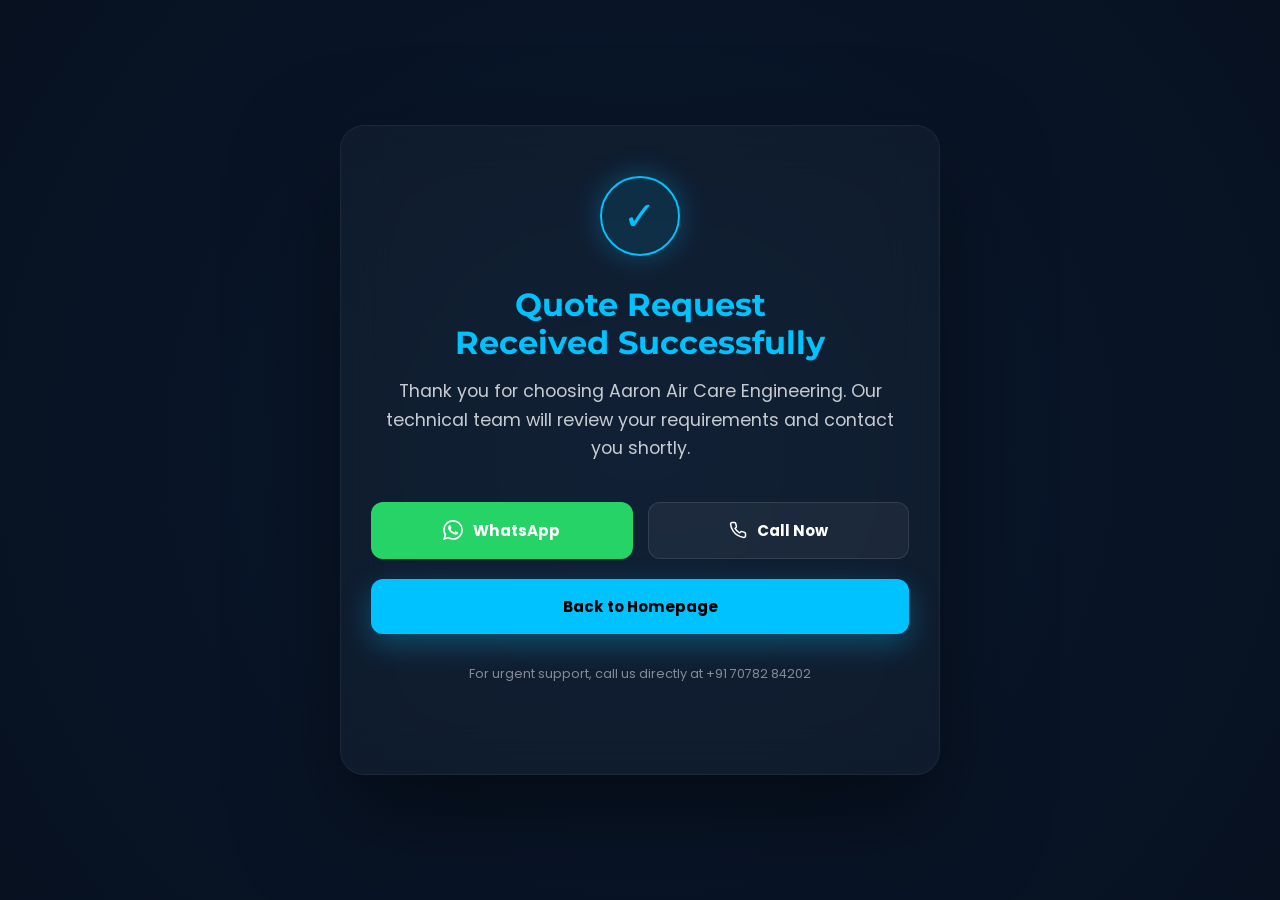
<file: thank-you.html>
<!DOCTYPE html>
<html lang="en">

<head>
    <meta charset="UTF-8">
    <meta name="viewport" content="width=device-width, initial-scale=1.0">
    <meta name="robots" content="noindex, nofollow">
    <title>Quote Request Received | Aaron Air Care Engineering</title>

    <!-- Google Fonts -->
    <link rel="preconnect" href="https://fonts.googleapis.com">
    <link rel="preconnect" href="https://fonts.gstatic.com" crossorigin>
    <link
        href="https://fonts.googleapis.com/css2?family=Montserrat:wght@800&family=Poppins:wght@400;600;700&display=swap"
        rel="stylesheet">

    <!-- Global CSS Variables -->
    <style>
        :root {
            --bg: #071120;
            --navy: #0A192F;
            --accent: #00C2FF;
            --text-primary: #F5F7FA;
            --glass: rgba(255, 255, 255, 0.03);
            --transition: all 0.3s ease;
        }

        * {
            margin: 0;
            padding: 0;
            box-sizing: border-box;
        }

        body {
            font-family: 'Poppins', sans-serif;
            background: var(--bg);
            color: var(--text-primary);
            min-height: 100vh;
            display: flex;
            align-items: center;
            justify-content: center;
            overflow-x: hidden;
            background: radial-gradient(circle at center, #0A192F 0%, #071120 100%);
        }

        .thank-you-container {
            width: 90%;
            max-width: 600px;
            padding: 50px 30px;
            background: var(--glass);
            backdrop-filter: blur(25px);
            border: 1px solid rgba(255, 255, 255, 0.05);
            border-radius: 24px;
            text-align: center;
            box-shadow: 0 40px 100px rgba(0, 0, 0, 0.5);
            animation: fadeIn 0.8s ease forwards;
        }

        @keyframes fadeIn {
            from {
                opacity: 0;
                transform: translateY(30px);
            }

            to {
                opacity: 1;
                transform: translateY(0);
            }
        }

        .success-icon {
            width: 80px;
            height: 80px;
            background: rgba(0, 194, 255, 0.1);
            color: var(--accent);
            border-radius: 50%;
            display: flex;
            align-items: center;
            justify-content: center;
            font-size: 2.5rem;
            margin: 0 auto 30px;
            border: 2px solid var(--accent);
            box-shadow: 0 0 30px rgba(0, 194, 255, 0.3);
        }

        h1 {
            font-family: 'Montserrat', sans-serif;
            font-size: 2rem;
            margin-bottom: 15px;
            color: var(--accent);
            line-height: 1.2;
        }

        p {
            font-size: 1.1rem;
            opacity: 0.8;
            margin-bottom: 40px;
            line-height: 1.6;
        }

        .cta-grid {
            display: grid;
            grid-template-columns: 1fr 1fr;
            gap: 15px;
            margin-bottom: 25px;
        }

        .btn {
            padding: 16px;
            border-radius: 12px;
            font-weight: 700;
            text-decoration: none;
            display: flex;
            align-items: center;
            justify-content: center;
            gap: 10px;
            transition: var(--transition);
            font-size: 0.95rem;
        }

        .btn-whatsapp {
            background: #25D366;
            color: white;
        }

        .btn-call {
            background: rgba(255, 255, 255, 0.05);
            color: white;
            border: 1px solid rgba(255, 255, 255, 0.1);
        }

        .btn-home {
            grid-column: span 2;
            background: var(--accent);
            color: #000;
            margin-top: 5px;
            box-shadow: 0 10px 30px rgba(0, 194, 255, 0.3);
        }

        .btn:hover {
            transform: translateY(-5px);
            filter: brightness(1.1);
        }

        .footer-note {
            font-size: 0.8rem;
            opacity: 0.5;
            margin-top: 30px;
        }

        /* Mobile Adjustments */
        @media (max-width: 480px) {
            .cta-grid {
                grid-template-columns: 1fr;
            }

            .btn-home {
                grid-column: span 1;
            }

            h1 {
                font-size: 1.6rem;
            }

            .thank-you-container {
                padding: 40px 20px;
            }
        }

        /* Conversion Tracking Hook */
        .tracking-pixel {
            position: absolute;
            visibility: hidden;
            pointer-events: none;
        }
    </style>

    <!-- Global site tag (gtag.js) - Google Ads -->
    <script async src="https://www.googletagmanager.com/gtag/js?id=AW-CONVERSION_ID_HERE"></script>
    <script>
        window.dataLayer = window.dataLayer || [];
        function gtag() { dataLayer.push(arguments); }
        gtag('js', new Date());
        gtag('config', 'AW-CONVERSION_ID_HERE');

        // Event snippet for Quote Request conversion page
        gtag('event', 'conversion', {
            'send_to': 'AW-CONVERSION_ID_HERE/LABEL_HERE',
            'value': 1.0,
            'currency': 'INR'
        });
    </script>
</head>

<body>

    <div class="thank-you-container">
        <div class="success-icon">✓</div>
        <h1>Quote Request<br>Received Successfully</h1>
        <p>Thank you for choosing Aaron Air Care Engineering. Our technical team will review your requirements and
            contact you shortly.</p>

        <div class="cta-grid">
            <a href="https://wa.me/917078284202" class="btn btn-whatsapp" target="_blank">
                <svg width="20" height="20" fill="currentColor" viewBox="0 0 24 24">
                    <path
                        d="M17.472 14.382c-.297-.149-1.758-.867-2.03-.967-.273-.099-.471-.148-.67.15-.197.297-.767.966-.94 1.164-.173.199-.347.223-.644.075-.297-.15-1.255-.463-2.39-1.475-.883-.788-1.48-1.761-1.653-2.059-.173-.297-.018-.458.13-.606.134-.133.298-.347.446-.52.149-.174.198-.298.298-.497.099-.198.05-.371-.025-.52-.075-.149-.669-1.612-.916-2.207-.242-.579-.487-.5-.669-.51-.173-.008-.371-.01-.57-.01-.198 0-.52.074-.792.372-.272.297-1.04 1.016-1.04 2.479 0 1.462 1.065 2.875 1.213 3.074.149.198 2.096 3.2 5.077 4.487.709.306 1.262.489 1.694.625.712.227 1.36.195 1.871.118.571-.085 1.758-.719 2.006-1.413.248-.694.248-1.289.173-1.413-.074-.124-.272-.198-.57-.347m-5.421 7.403h-.004a9.87 9.87 0 01-5.031-1.378l-.361-.214-3.741.982.998-3.648-.235-.374a9.86 9.86 0 01-1.51-5.26c.001-5.45 4.436-9.884 9.888-9.884 2.64 0 5.122 1.03 6.988 2.898a9.825 9.825 0 012.893 6.994c-.003 5.45-4.437 9.884-9.885 9.884m8.413-18.297A11.815 11.815 0 0012.05 0C5.495 0 .16 5.335.157 11.892c0 2.096.547 4.142 1.588 5.945L.057 24l6.305-1.654a11.882 11.882 0 005.683 1.448h.005c6.554 0 11.89-5.335 11.893-11.893a11.821 11.821 0 00-3.48-8.413z" />
                </svg>
                WhatsApp
            </a>
            <a href="tel:+917078284202" class="btn btn-call">
                <svg width="18" height="18" fill="none" stroke="currentColor" stroke-width="2" viewBox="0 0 24 24">
                    <path
                        d="M22 16.92v3a2 2 0 01-2.18 2 19.79 19.79 0 01-8.63-3.07 19.5 19.5 0 01-6-6 19.79 19.79 0 01-3.07-8.67A2 2 0 014.11 2h3a2 2 0 012 1.72c.127.96.361 1.903.7 2.81a2 2 0 01-.45 2.11L8.09 9.91a16 16 0 006 6l1.27-1.27a2 2 0 012.11-.45c.907.339 1.85.573 2.81.7A2 2 0 0122 16.92z" />
                </svg>
                Call Now
            </a>
            <a href="index.html" class="btn btn-home">Back to Homepage</a>
        </div>

        <p class="footer-note">For urgent support, call us directly at +91 70782 84202</p>
    </div>

</body>

</html>
</file>
<file: style.css>
/* ===== FINAL AUTHORITATIVE INDUSTRIAL DESIGN SYSTEM ===== */
.visually-hidden {
    position: absolute !important;
    width: 1px !important;
    height: 1px !important;
    padding: 0 !important;
    margin: -1px !important;
    overflow: hidden !important;
    clip: rect(0, 0, 0, 0) !important;
    white-space: nowrap !important;
    border: 0 !important;
}
:root {
  /* Official Professional Palette */
  --bg-main: #071120;
  --bg-card: #0F1B2D;
  --accent: #00C2FF;
  --accent-sec: #19B5FE;
  --text-primary: #F5F7FA;
  --text-muted: #AAB4C3;
  --border: rgba(255, 255, 255, 0.08);
  --glow: rgba(0, 194, 255, 0.15);

  /* Precision Spacing System */
  --pad-dt: 80px;
  --pad-tb: 60px;
  --pad-mb: 40px;

  /* UI Infrastructure */
  --radius: 8px;
  --transition: all 0.3s cubic-bezier(0.4, 0, 0.2, 1);
  --shadow-soft: 0 10px 40px rgba(0, 0, 0, 0.4);
  --navy: #0A192F;
}

/* PRODUCTION UTILITIES */
.bg-navy {
  background-color: var(--navy) !important;
}

.bg-darker {
  background-color: #050B15 !important;
}

.text-accent {
  color: var(--accent) !important;
}

.section-pad {
  padding: 100px 0 !important;
}

@media (max-width: 768px) {
  .section-pad {
    padding: 60px 0 !important;
  }
}

/* Base Architecture */
*,
*::before,
*::after {
  box-sizing: border-box;
  margin: 0;
  padding: 0;
}

html {
  scroll-behavior: smooth;
  overflow-x: hidden;
  -webkit-font-smoothing: antialiased;
}

body {
  font-family: 'Poppins', sans-serif;
  background-color: var(--bg-main);
  color: var(--text-primary);
  line-height: 1.6;
  font-weight: 500;
}

/* Refined Typography - No Letter Breaking */
h1,
h2,
h3,
h4 {
  font-family: 'Montserrat', sans-serif;
  font-weight: 800;
  color: var(--text-primary);
  line-height: 1.2;
  letter-spacing: -0.01em;
  text-transform: none;
}

h1 {
  font-size: clamp(2.2rem, 8vw, 4.2rem);
}

h2 {
  font-size: clamp(1.8rem, 6vw, 2.5rem);
}

h3 {
  font-size: clamp(1.4rem, 4vw, 1.8rem);
}

@media (max-width: 480px) {
  h1 {
    font-size: 1.8rem !important;
  }

  h2 {
    font-size: 1.5rem !important;
  }

  .hero-title {
    font-size: 1.6rem !important;
    line-height: 1.2 !important;
  }
}

p {
  color: var(--text-muted);
  font-size: 1rem;
  margin-bottom: 1.2rem;
}

/* Standardized Section Padding */
section {
  padding: var(--pad-dt) 0;
  position: relative;
  overflow: hidden;
  min-height: auto !important;
}

@media (max-width: 991px) {
  section {
    padding: var(--pad-tb) 0;
  }
}

@media (max-width: 767px) {
  section {
    padding: var(--pad-mb) 0;
  }
}

.container {
  max-width: 1240px;
  margin: 0 auto;
  padding: 0 24px;
}

/* Reveal Animation - Precision */
.reveal {
  opacity: 0;
  transform: translateY(20px);
  transition: all 0.6s cubic-bezier(0.165, 0.84, 0.44, 1);
}

.reveal.active {
  opacity: 1;
  transform: translateY(0);
}

/* Industrial Watermark - Centered to prevent cutting */
.section-watermark {
  position: absolute;
  left: 50%;
  top: 50%;
  transform: translate(-50%, -50%);
  font-size: clamp(6rem, 20vw, 15rem);
  font-weight: 900;
  color: rgba(255, 255, 255, 0.02);
  z-index: 0;
  pointer-events: none;
  user-select: none;
  font-family: 'Montserrat', sans-serif;
  white-space: nowrap;
  text-align: center;
}

a {
  text-decoration: none;
  color: inherit;
  touch-action: manipulation;
}

ul {
  list-style: none;
}

img {
  max-width: 100%;
  height: auto;
  display: block;
}

button,
input,
select,
textarea {
  font-family: inherit;
}

/* Touch targets for mobile */
@media (max-width: 768px) {

  a,
  button {
    min-height: 44px;
    display: inline-flex;
    align-items: center;
  }
}

/* ===== CONTAINER ===== */
.container {
  width: 100%;
  max-width: 1240px;
  margin: 0 auto;
  padding: 0 24px;
  box-sizing: border-box;
}

@media (max-width: 991px) {
  .container {
    padding: 0 24px;
  }
}

@media (max-width: 768px) {
  .container {
    padding: 0 24px;
  }

  section {
    padding: clamp(50px, 10vh, 80px) 0 !important;
  }
}

@media (max-width: 480px) {
  .container {
    padding: 0 16px;
  }
}

/* ===== PAGE LOADER ===== */
/* Page loader */
#page-loader {
  position: fixed;
  inset: 0;
  background: var(--navy);
  z-index: 9999;
  display: flex;
  flex-direction: column;
  align-items: center;
  justify-content: center;
  gap: 20px;
  transition: opacity 0.5s ease;
}

#page-loader.hidden {
  opacity: 0;
  pointer-events: none;
}

.loader-logo {
  width: 72px;
  height: 72px;
  border-radius: 50%;
  object-fit: cover;
  border: 2px solid var(--accent);
  box-shadow: 0 0 20px rgba(6, 182, 212, 0.2);
}

@keyframes loaderPulse {

  0%,
  100% {
    box-shadow: 0 0 0 8px rgba(46, 140, 247, 0.15);
  }

  50% {
    box-shadow: 0 0 0 16px rgba(46, 140, 247, 0.05);
  }
}

.loader-bar {
  width: 160px;
  height: 3px;
  background: rgba(255, 255, 255, 0.1);
  border-radius: 3px;
  overflow: hidden;
}

.loader-progress {
  height: 100%;
  background: var(--accent);
  border-radius: 3px;
  animation: loadProgress 1.5s ease forwards;
}

@keyframes loadProgress {
  from {
    width: 0%;
  }

  to {
    width: 100%;
  }
}

.loader-text {
  font-size: 0.72rem;
  font-weight: 600;
  color: rgba(255, 255, 255, 0.4);
  letter-spacing: 0.2em;
  text-transform: uppercase;
}

.loader-text {
  color: rgba(255, 255, 255, 0.6);
  font-size: 0.875rem;
  margin-top: 16px;
  letter-spacing: 0.1em;
}

/* ===== SCROLL ANIMATIONS ===== */
.reveal {
  opacity: 0;
  transform: translateY(36px);
  transition: opacity 0.7s ease, transform 0.7s ease;
}

.reveal.visible {
  opacity: 1;
  transform: translateY(0);
}

.reveal-left {
  opacity: 0;
  transform: translateX(-30px);
  transition: opacity 0.8s cubic-bezier(0.165, 0.84, 0.44, 1), transform 0.8s cubic-bezier(0.165, 0.84, 0.44, 1);
}

.reveal-left.visible {
  opacity: 1;
  transform: translateX(0);
}

.reveal-right {
  opacity: 0;
  transform: translateX(30px);
  transition: opacity 0.8s cubic-bezier(0.165, 0.84, 0.44, 1), transform 0.8s cubic-bezier(0.165, 0.84, 0.44, 1);
}

.reveal-right.visible {
  opacity: 1;
  transform: translateX(0);
}

.reveal-right {
  opacity: 0;
  transform: translateX(40px);
  transition: opacity 0.7s ease, transform 0.7s ease;
}

.reveal-right.visible {
  opacity: 1;
  transform: translateX(0);
}

/* ===== HEADER & NAVIGATION ===== */
#header {
  position: fixed;
  top: 0;
  left: 0;
  right: 0;
  z-index: 1000;
  background: rgba(7, 20, 38, 0.9);
  backdrop-filter: blur(16px);
  -webkit-backdrop-filter: blur(16px);
  border-bottom: 1px solid var(--border);
  transition: var(--transition);
}

#header.scrolled {
  background: var(--bg-main);
  padding: 4px 0;
}

.header-inner {
  display: flex;
  align-items: center;
  justify-content: space-between;
  height: 76px;
  gap: 16px;
}

.logo-wrap {
  display: flex;
  align-items: center;
  gap: 12px;
  flex-shrink: 0;
}

.logo-img {
  width: 50px;
  height: 50px;
  object-fit: contain;
  border-radius: 50%;
  border: 2px solid var(--accent);
  box-shadow: 0 0 0 4px rgba(6, 182, 212, 0.1);
  transition: var(--transition);
}

.logo-wrap:hover .logo-img {
  transform: rotate(15deg) scale(1.1);
  box-shadow: 0 0 25px rgba(46, 140, 247, 0.4);
}

.logo-text {
  display: flex;
  flex-direction: column;
  line-height: 1.2;
}

.logo-name {
  font-family: 'Montserrat', sans-serif;
  font-size: clamp(0.7rem, 2.2vw, 0.85rem);
  font-weight: 800;
  color: var(--text-primary);
  letter-spacing: 0.04em;
  text-transform: uppercase;
}

.logo-tagline {
  font-size: clamp(0.55rem, 1.8vw, 0.65rem);
  font-weight: 600;
  color: var(--accent);
  letter-spacing: 0.12em;
  text-transform: uppercase;
}

nav.main-nav {
  display: flex;
  align-items: center;
  gap: 4px;
}

nav.main-nav a {
  font-size: clamp(0.75rem, 2vw, 0.85rem);
  font-weight: 600;
  color: var(--text-muted);
  padding: 8px 12px;
  border-radius: var(--radius-sm);
  transition: var(--transition);
  letter-spacing: 0.01em;
}

nav.main-nav a:hover {
  color: var(--blue-accent);
  background: rgba(37, 99, 235, 0.05);
}

nav.main-nav a.active {
  color: var(--accent);
  background: rgba(0, 194, 255, 0.1);
}

.btn-book-nav {
  background: linear-gradient(135deg, var(--blue-accent), var(--blue-bright));
  color: var(--white) !important;
  font-weight: 600 !important;
  padding: 10px 22px !important;
  border-radius: 50px !important;
  box-shadow: var(--glow-blue);
  border: 1px solid rgba(255, 255, 255, 0.2);
  transition: var(--transition) !important;
  min-height: 44px;
  display: inline-flex;
  align-items: center;
  justify-content: center;
  margin-left: 8px;
  letter-spacing: 0.02em;
}

.btn-book-nav:hover {
  transform: translateY(-2px) scale(1.02);
  box-shadow: 0 10px 30px rgba(46, 140, 247, 0.55) !important;
  background: linear-gradient(135deg, var(--blue-bright), var(--cyan)) !important;
}

/* IndiaMART Nav Button */
.btn-indiamart-nav {
  background: #a9203c;
  /* IndiaMART Maroon */
  color: var(--white) !important;
  font-weight: 600 !important;
  padding: 8px 16px !important;
  border-radius: 50px !important;
  font-size: 0.8rem !important;
  transition: var(--transition) !important;
  border: 1px solid rgba(255, 255, 255, 0.1);
  display: inline-flex;
  align-items: center;
  justify-content: center;
  margin-left: 8px;
}

.btn-indiamart-nav:hover {
  background: #8e1a32;
  transform: translateY(-2px);
  box-shadow: 0 4px 12px rgba(169, 32, 60, 0.35);
}

@media (max-width: 1200px) {
  .btn-indiamart-nav {
    display: none;
  }
}

.hamburger {
  display: none;
  flex-direction: column;
  gap: 5px;
  cursor: pointer;
  padding: 10px;
  border-radius: var(--radius-sm);
  transition: var(--transition);
  background: rgba(255, 255, 255, 0.05);
  border: 1px solid rgba(255, 255, 255, 0.1);
}

.hamburger span {
  display: block;
  width: 24px;
  height: 2px;
  background: var(--text-primary);
  border-radius: 1px;
  transition: var(--transition);
}

.hamburger.open span:nth-child(1) {
  transform: translateY(7px) rotate(45deg);
}

.hamburger.open span:nth-child(2) {
  opacity: 0;
}

.hamburger.open span:nth-child(3) {
  transform: translateY(-7px) rotate(-45deg);
}

/* Mobile Nav - Premium Dark */
.mobile-nav {
  display: none;
  position: fixed;
  top: 76px;
  left: 0;
  right: 0;
  bottom: 0;
  background: var(--bg-main);
  z-index: 999;
  flex-direction: column;
  align-items: center;
  padding: 40px 24px;
  gap: 16px;
}

.mobile-nav.open {
  display: flex;
}

.mobile-nav a {
  font-family: 'Montserrat', sans-serif;
  font-size: 1.1rem;
  font-weight: 800;
  color: var(--white);
  padding: 18px;
  border-radius: var(--radius-sm);
  width: 100%;
  text-align: center;
  background: var(--bg-card);
  border: 1px solid var(--border);
  text-transform: uppercase;
  letter-spacing: 0.1em;
}

.mobile-nav a.active,
.mobile-nav a:hover {
  background: var(--accent);
  color: #071120;
  border-color: var(--accent);
}

.mobile-nav .btn-book-nav-mob {
  background: linear-gradient(135deg, var(--blue-accent), var(--blue-bright));
  color: var(--white);
  border: none;
  box-shadow: 0 6px 20px rgba(46, 140, 247, 0.4);
  margin-top: 10px;
}

/* Header Responsive */
@media (max-width: 1100px) {
  nav.main-nav {
    display: none;
  }

  .hamburger {
    display: flex;
  }
}

@media (max-width: 576px) {
  .header-inner {
    height: 64px;
    padding: 0 10px;
  }

  .logo-wrap {
    gap: 8px;
  }

  .logo-img {
    width: 38px;
    height: 38px;
  }

  .logo-name {
    font-size: 0.7rem;
    letter-spacing: 0.02em;
  }

  .logo-tagline {
    font-size: 0.5rem;
  }

  .mobile-nav {
    top: 64px;
    padding-top: 20px;
  }
}

@media (max-width: 380px) {
  .header-inner {
    height: 64px;
  }

  .mobile-nav {
    top: 64px;
    padding-top: 16px;
  }

  .logo-img {
    width: 38px;
    height: 38px;
  }

  .mobile-nav a {
    font-size: 0.9rem;
    padding: 10px 20px;
    min-height: 42px;
  }
}

/* ===== HERO ELITE ===== */
/* ===== HERO SECTION ===== */
#home {
  position: relative;
  min-height: 100vh;
  display: flex;
  align-items: center;
  background: var(--bg-main);
  overflow: hidden;
  padding-top: 80px;
}

.hero-grid-pattern {
  position: absolute;
  inset: 0;
  background:
    linear-gradient(rgba(7, 20, 38, 0.8), rgba(7, 20, 38, 0.9)),
    url('[data-uri]');
  opacity: 0.4;
  pointer-events: none;
}

.hero-content {
  width: 100%;
  text-align: center;
  z-index: 2;
  padding: 0 24px;
}

.hero-badge {
  display: inline-flex;
  align-items: center;
  gap: 10px;
  background: rgba(18, 214, 245, 0.1);
  border: 1px solid var(--accent);
  padding: 8px 20px;
  border-radius: 50px;
  color: var(--accent);
  font-size: 0.85rem;
  font-weight: 600;
  margin-bottom: 30px;
  text-transform: uppercase;
  letter-spacing: 0.1em;
  backdrop-filter: blur(8px);
}

.pulse-dot {
  width: 8px;
  height: 8px;
  background: var(--accent);
  border-radius: 50%;
  animation: pulse 2s ease infinite;
}

.hero-title {
  font-size: clamp(1.8rem, 8vw, 4.2rem);
  margin-bottom: 24px;
  letter-spacing: -0.02em;
  color: var(--text-primary);
  max-width: 1000px;
  margin-left: auto;
  margin-right: auto;
  line-height: 1.1;
}

.hero-sub {
  font-size: clamp(0.95rem, 2.5vw, 1.1rem);
  max-width: 800px;
  margin: 0 auto 40px;
  color: var(--text-muted);
  line-height: 1.6;
}

.hero-buttons {
  display: flex;
  gap: 20px;
  justify-content: center;
  margin-bottom: 50px;
}

/* Global Buttons */
.btn-primary,
.btn-outline {
  display: inline-flex;
  align-items: center;
  gap: 10px;
  padding: 14px 30px;
  border-radius: 6px;
  font-weight: 700;
  font-size: 0.95rem;
  transition: var(--transition);
  text-decoration: none;
  cursor: pointer;
  border: none;
}

.btn-primary {
  background: var(--accent);
  color: #071120;
}

.btn-primary:hover {
  background: #00e0ff;
  transform: translateY(-2px);
  box-shadow: 0 8px 20px rgba(0, 194, 255, 0.3);
}

.btn-outline {
  background: rgba(255, 255, 255, 0.05);
  color: var(--text-primary);
  border: 1px solid rgba(255, 255, 255, 0.1);
}

.btn-outline:hover {
  background: rgba(255, 255, 255, 0.1);
  border-color: var(--accent);
  transform: translateY(-2px);
}

.hero-logo-main {
  width: clamp(80px, 15vw, 120px);
  height: auto;
  margin: 0 auto 30px;
  filter: drop-shadow(0 10px 20px rgba(37, 99, 235, 0.15));
}

@keyframes fadeDown {
  from {
    opacity: 0;
    transform: translateY(-20px);
  }

  to {
    opacity: 1;
    transform: translateY(0);
  }
}

@keyframes fadeUp {
  from {
    opacity: 0;
    transform: translateY(30px);
  }

  to {
    opacity: 1;
    transform: translateY(0);
  }
}

.hero-title {
  font-size: clamp(1.8rem, 8vw, 2.8rem);
  line-height: 1.2;
  margin-bottom: 20px;
  margin-top: 20px;
  /* Space from header */
}

.hero-sub {
  font-size: 1rem;
  line-height: 1.5;
  margin-bottom: 32px;
}

.hero-sub strong {
  color: var(--sky);
  font-weight: 500;
}

.hero-buttons {
  display: flex;
  gap: 18px;
  justify-content: center;
  flex-wrap: wrap;
  animation: fadeUp 0.9s ease 0.45s both;
}

/* ===== UNIVERSAL BUTTON SYSTEM ===== */
.btn-primary,
.btn-outline {
  display: inline-flex;
  align-items: center;
  justify-content: center;
  gap: 12px;
  padding: 16px 36px;
  border-radius: var(--radius);
  font-family: 'Poppins', sans-serif;
  font-weight: 600;
  font-size: 1rem;
  transition: all 0.4s cubic-bezier(0.4, 0, 0.2, 1);
  cursor: pointer;
  text-transform: uppercase;
  letter-spacing: 0.05em;
  border: none;
  position: relative;
  overflow: hidden;
  z-index: 1;
}

.btn-primary::after,
.btn-outline::after {
  content: '';
  position: absolute;
  top: 0;
  left: -100%;
  width: 100%;
  height: 100%;
  background: linear-gradient(90deg, transparent, rgba(255, 255, 255, 0.2), transparent);
  transition: 0.5s;
  z-index: -1;
}

.btn-primary:hover::after,
.btn-outline:hover::after {
  left: 100%;
}

.btn-primary {
  background: var(--accent);
  color: #071120;
  box-shadow: 0 4px 15px rgba(0, 194, 255, 0.15);
}

.btn-primary:hover {
  background: var(--accent-sec);
  transform: translateY(-3px);
  box-shadow: 0 10px 25px rgba(0, 194, 255, 0.35);
}

.btn-outline {
  background: rgba(255, 255, 255, 0.03);
  border: 1px solid var(--accent);
  color: var(--accent);
  backdrop-filter: blur(5px);
}

.btn-outline:hover {
  background: var(--accent);
  color: #071120;
  transform: translateY(-3px);
  box-shadow: 0 10px 25px rgba(0, 194, 255, 0.2);
}

.hero-scroll {
  position: absolute;
  bottom: 30px;
  left: 50%;
  transform: translateX(-50%);
  display: flex;
  flex-direction: column;
  align-items: center;
  gap: 8px;
  color: var(--text-muted);
  font-size: clamp(0.65rem, 2vw, 0.72rem);
  letter-spacing: 0.12em;
  text-transform: uppercase;
  animation: fadeUp 0.9s ease 0.7s both;
}

.scroll-line {
  width: 1.5px;
  height: 40px;
  background: linear-gradient(to bottom, var(--blue-accent), transparent);
  animation: scrollLine 2s ease infinite;
}

/* Stats definition removed to prevent conflict with consolidated block at end of file */

/* Standard Stat Item Styles */

/* Hero Responsive */
@media (max-width: 991px) {
  #home {
    padding-top: 70px;
    min-height: auto;
  }

  .hero-content {
    padding: 50px 24px 80px;
  }

  .hero-title {
    font-size: clamp(1.6rem, 7vw, 2.8rem);
  }

  .hero-buttons {
    flex-direction: row;
    gap: 16px;
    flex-wrap: wrap;
  }

  .btn-primary,
  .btn-outline {
    padding: 14px 28px;
  }
}

@media (max-width: 768px) {
  #home {
    padding-top: 64px;
    min-height: 90vh;
  }

  .hero-content {
    padding: 40px 16px 60px;
  }

  .hero-badge {
    padding: 6px 16px;
    margin-bottom: 20px;
  }

  .hero-title {
    font-size: clamp(1.4rem, 9vw, 2rem);
    line-height: 1.25;
    margin-bottom: 16px;
  }

  .hero-sub {
    font-size: 0.9rem;
    margin-bottom: 32px;
    line-height: 1.5;
  }

  .hero-buttons {
    flex-direction: column;
    gap: 12px;
    width: 100%;
  }

  .btn-primary,
  .btn-outline {
    width: 100%;
    padding: 16px 20px;
    font-size: 1rem;
  }
}

@media (max-width: 480px) {
  #home {
    padding-top: 70px;
    min-height: 90vh;
  }

  .hero-content {
    padding: 40px 12px 60px;
  }

  .hero-title {
    font-size: clamp(1.3rem, 7vw, 1.8rem);
    margin-bottom: 16px;
  }

  .hero-sub {
    font-size: clamp(0.8rem, 2.5vw, 0.95rem);
    margin-bottom: 28px;
  }

  .hero-buttons {
    flex-direction: column;
    gap: 10px;
  }

  .btn-primary,
  .btn-outline {
    width: 100%;
    padding: 12px 16px;
    font-size: 0.88rem;
  }

  .hero-scroll {
    bottom: 20px;
  }
}


/* ===== INDUSTRY CARDS ===== */
.industry-card {
  background: var(--bg-card);
  padding: 40px;
  border-radius: var(--radius-md);
  border: 1px solid var(--border);
  transition: var(--transition);
  display: flex;
  flex-direction: column;
  height: 100%;
}

.industry-card:hover {
  transform: translateY(-5px);
  border-color: var(--accent);
  box-shadow: var(--shadow-soft);
}

.industry-icon {
  font-size: 2.5rem;
  margin-bottom: 20px;
}

.industry-name {
  font-size: 1.3rem;
  color: var(--text-primary);
  margin-bottom: 15px;
}

.industry-text {
  color: var(--text-muted);
  font-size: 0.95rem;
  line-height: 1.6;
}

/* ===== TRUST BANNER ===== */
.pre-footer-trust {
  background: var(--navy);
  padding: 40px 0;
  border-top: var(--border);
  border-bottom: var(--border);
  text-align: center;
}

.trust-text {
  color: var(--text-primary);
  font-size: 1.1rem;
  font-weight: 500;
  line-height: 1.6;
  max-width: 900px;
  margin: 0 auto;
  opacity: 0.9;
}

/* ===== FAQ ===== */
.faq-wrapper {
  max-width: 800px;
  margin: 50px auto 0;
}

.faq-item {
  margin-bottom: 15px;
  border-radius: var(--radius-md);
  background: var(--bg-section);
  border: var(--border);
  overflow: hidden;
}

.faq-question {
  width: 100%;
  padding: 22px 30px;
  display: flex;
  justify-content: space-between;
  align-items: center;
  background: none;
  border: none;
  color: var(--text-primary);
  font-size: 1.1rem;
  font-weight: 600;
  cursor: pointer;
  text-align: left;
  transition: var(--transition);
}

.faq-question:hover {
  background: rgba(255, 255, 255, 0.02);
}

.faq-icon {
  font-size: 1.2rem;
  transition: transform 0.3s;
  color: var(--accent);
}

.faq-answer {
  max-height: 0;
  overflow: hidden;
  transition: all 0.4s ease-out;
  background: rgba(0, 0, 0, 0.1);
}

.faq-answer p {
  padding: 0 30px 25px;
  color: var(--text-muted);
  line-height: 1.7;
  font-size: 0.95rem;
}

/* Removed redundant stats media query */

/* ===== ABOUT FEATURES ===== */
.about-features {
  display: grid;
  grid-template-columns: repeat(auto-fit, minmax(240px, 1fr));
  gap: 15px;
  margin: 30px 0;
}

.about-feature-item {
  display: flex;
  align-items: center;
  gap: 12px;
  font-size: 0.95rem;
  color: var(--text-gray);
  font-weight: 500;
}

.check {
  width: 22px;
  height: 22px;
  background: rgba(6, 182, 212, 0.1);
  border: 1px solid var(--accent);
  border-radius: 50%;
  display: flex;
  align-items: center;
  justify-content: center;
  color: var(--accent);
  font-size: 0.8rem;
  font-weight: 900;
  flex-shrink: 0;
}

/* ===== GUIDE PAGE / BLOG CONTENT ===== */
.blog-content {
  padding: 120px 0 80px;
  background: var(--bg-dark);
  color: var(--text-gray);
  line-height: 1.8;
}

.blog-container {
  max-width: 900px;
  margin: 0 auto;
  padding: 0 24px;
}

.blog-content h1 {
  font-size: clamp(2.2rem, 5vw, 3.5rem);
  color: var(--text-primary);
  margin-bottom: 30px;
  line-height: 1.2;
}

.blog-content h2 {
  font-size: 1.8rem;
  color: var(--text-primary);
  margin: 50px 0 25px;
  padding-left: 20px;
  border-left: 4px solid var(--accent);
}

.blog-content p {
  margin-bottom: 25px;
  font-size: 1.1rem;
  color: var(--text-muted);
}

.blog-image {
  width: 100%;
  border-radius: var(--radius-lg);
  margin: 40px 0;
  border: var(--border);
}

.cta-box {
  background: var(--bg-section);
  padding: 50px;
  border-radius: var(--radius-lg);
  border: var(--border);
  margin: 60px 0;
  text-align: center;
}

.cta-box h3 {
  font-size: 1.5rem;
  margin-bottom: 15px;
}

.guide-faq {
  margin-top: 80px;
  padding-top: 60px;
  border-top: var(--border);
}

.guide-faq h2 {
  margin-bottom: 40px;
}

.guide-faq-item {
  margin-bottom: 40px;
}

.guide-faq-item h3 {
  font-size: 1.3rem;
  color: var(--accent);
  margin-bottom: 15px;
}

.guide-faq-item p {
  font-size: 1.05rem;
}

/* Removed redundant stats grid styles */


/* ===== SECTION HEADERS ===== */
.section-header {
  text-align: center;
  margin-bottom: 60px;
}

.section-badge {
  display: inline-flex;
  background: rgba(18, 214, 245, 0.1);
  border: 1px solid var(--accent);
  padding: 6px 16px;
  font-size: 0.75rem;
  font-weight: 700;
  color: var(--accent);
  text-transform: uppercase;
  letter-spacing: 0.15em;
  margin-bottom: 16px;
  border-radius: 4px;
}

.section-title {
  font-size: clamp(1.8rem, 5vw, 3rem);
  margin-bottom: 20px;
  color: var(--white);
}

.section-desc {
  max-width: 700px;
  margin: 0 auto;
  font-size: 1.05rem;
  color: var(--text-secondary);
}

/* ===== ABOUT ===== */
#about {
  padding: clamp(70px, 12vh, 110px) 0;
  background: var(--bg-dark);
}

.about-grid {
  display: grid;
  grid-template-columns: 1fr 1fr;
  gap: 50px;
  align-items: center;
}

.about-image-wrap {
  position: relative;
}

.about-img-main {
  width: 100%;
  aspect-ratio: 4 / 3;
  border-radius: var(--radius-xl);
  box-shadow: var(--shadow-lg);
  object-fit: cover;
}

.about-img-accent {
  position: absolute;
  bottom: -20px;
  right: -10px;
  width: 42%;
  aspect-ratio: 16 / 10;
  border-radius: var(--radius-lg);
  border: 4px solid var(--white);
  box-shadow: var(--shadow-lg);
  object-fit: cover;
  max-width: calc(100% - 10px);
}

.about-experience-badge {
  position: absolute;
  top: 25px;
  left: -18px;
  background: var(--accent);
  color: #FFFFFF;
  border-radius: var(--radius-sm);
  padding: 16px 20px;
  text-align: center;
  box-shadow: var(--shadow-soft);
}

.about-experience-badge .badge-number {
  font-family: 'Montserrat', sans-serif;
  font-size: 2rem;
  font-weight: 900;
  line-height: 1;
}

.about-experience-badge .badge-text {
  font-size: clamp(0.6rem, 1.8vw, 0.7rem);
  font-weight: 600;
  letter-spacing: 0.1em;
  text-transform: uppercase;
  opacity: 0.88;
  margin-top: 4px;
}

.about-content p {
  color: var(--text-body);
  font-size: clamp(0.9rem, 2.8vw, 0.98rem);
  line-height: 1.85;
  margin-bottom: 16px;
}

.about-features {
  display: grid;
  grid-template-columns: 1fr 1fr;
  gap: 12px;
  margin-top: 28px;
}

.about-feature-item {
  display: flex;
  align-items: center;
  gap: 10px;
  font-size: clamp(0.82rem, 2.5vw, 0.9rem);
  font-weight: 500;
  color: var(--text-muted);
}

.about-feature-item .check {
  width: 24px;
  height: 24px;
  background: rgba(16, 185, 129, 0.12);
  border: 1.5px solid rgba(16, 185, 129, 0.3);
  border-radius: 50%;
  display: flex;
  align-items: center;
  justify-content: center;
  font-size: 0.7rem;
  color: var(--green);
  flex-shrink: 0;
}

.about-cta {
  margin-top: 32px;
}

/* About Responsive */
@media (max-width: 900px) {
  .about-grid {
    grid-template-columns: 1fr;
    gap: 50px;
  }

  .about-image-wrap {
    max-width: 500px;
    margin: 0 auto;
  }

  .about-img-accent {
    width: 40%;
    bottom: -20px;
    right: -15px;
  }

  .about-experience-badge {
    left: -10px;
    top: 20px;
    padding: 14px 16px;
  }
}

@media (max-width: 768px) {
  .about-grid {
    gap: 40px;
  }

  .about-image-wrap {
    max-width: 100%;
  }

  .about-img-accent {
    width: 35%;
    bottom: -15px;
    right: -12px;
  }

  .about-content p {
    font-size: clamp(0.88rem, 2.5vw, 0.95rem);
  }
}

@media (max-width: 576px) {
  .about-img-accent {
    display: none;
  }

  .about-features {
    grid-template-columns: 1fr;
    gap: 10px;
  }

  .about-experience-badge {
    position: relative;
    left: auto;
    top: auto;
    margin: 20px auto 0;
    display: inline-block;
  }
}

@media (max-width: 480px) {
  .about-grid {
    gap: 30px;
  }

  .about-image-wrap {
    max-width: 100%;
  }

  .about-content p {
    font-size: clamp(0.85rem, 2.2vw, 0.92rem);
    margin-bottom: 12px;
  }

  .about-features {
    margin-top: 18px;
  }

  .about-feature-item {
    font-size: clamp(0.78rem, 2vw, 0.85rem);
  }

  .about-cta {
    margin-top: 22px;
  }
}

/* ===== SERVICES ===== */
#services {
  padding: 100px 0;
  background: var(--bg-main);
}

.services-grid {
  display: grid;
  grid-template-columns: repeat(auto-fit, minmax(320px, 1fr));
  gap: 30px;
}

.service-card {
  background: var(--bg-card);
  border-radius: var(--radius-md);
  padding: 40px 30px;
  border: 1px solid var(--border);
  transition: var(--transition);
  display: flex;
  flex-direction: column;
  height: 100%;
}

.service-card:active {
  transform: scale(0.98);
}

.service-card-img-wrap,
.project-img-wrap {
  position: relative;
  width: 100%;
  height: auto !important;
  overflow: hidden;
  background: none !important;
  padding: 0 !important;
  display: block;
}

.service-card-image,
.project-image {
  width: 100% !important;
  height: auto !important;
  object-fit: contain !important;
  /* Shows full image naturally */
  display: block;
  transition: var(--transition);
}

.service-card:hover .service-card-image,
.project-card:hover .project-image {
  transform: scale(1.05);
}



.service-card::before {
  content: '';
  position: absolute;
  top: 0;
  left: -100%;
  width: 100%;
  height: 100%;
  background: linear-gradient(120deg,
      transparent,
      rgba(255, 255, 255, 0.6),
      transparent);
  transition: all 0.6s ease;
  z-index: 3;
  pointer-events: none;
}

.service-card:hover::before {
  left: 100%;
}

.service-card:hover {
  transform: translateY(-12px);
  box-shadow: 0 25px 60px rgba(37, 99, 235, 0.12);
  border-color: rgba(37, 99, 235, 0.2);
}

.service-card-image {
  width: 100%;
  height: 100%;
  object-fit: cover;
  transition: var(--transition);
}

.service-card:hover .service-card-image {
  transform: scale(1.08);
}

.service-card-body {
  padding: 24px;
  flex: 1;
  display: flex;
  flex-direction: column;
}

.service-icon {
  width: 52px;
  height: 52px;
  background: rgba(6, 182, 212, 0.1);
  border: 1px solid var(--accent);
  border-radius: var(--radius-sm);
  display: flex;
  align-items: center;
  justify-content: center;
  font-size: 1.5rem;
  margin-bottom: 18px;
  transition: var(--transition);
  color: var(--accent);
}

.service-card:hover .service-icon {
  background: var(--accent);
  color: #FFFFFF;
}

.service-title {
  font-size: 1.1rem;
  font-weight: 700;
  color: var(--text-primary);
  margin-bottom: 10px;
  line-height: 1.3;
}

.service-desc {
  font-size: clamp(0.84rem, 2.5vw, 0.9rem);
  color: var(--text-muted);
  line-height: 1.75;
  flex: 1;
}

.service-card-link {
  display: inline-flex;
  align-items: center;
  gap: 6px;
  margin-top: 18px;
  font-size: clamp(0.82rem, 2.5vw, 0.88rem);
  font-weight: 600;
  color: var(--blue-accent);
  transition: var(--transition);
}

.service-card-link:hover {
  gap: 10px;
  color: var(--blue-bright);
}

.service-card-link svg {
  transition: var(--transition);
}

/* Services Responsive */
@media (max-width: 1100px) {
  .services-grid {
    grid-template-columns: repeat(2, 1fr);
    gap: 20px;
  }
}

@media (max-width: 768px) {
  .services-grid {
    grid-template-columns: 1fr;
    gap: 24px;
  }

  .service-card-img-wrap {
    aspect-ratio: 16 / 9;
  }

  .service-card-body {
    padding: 20px;
  }
}

.service-title {
  font-size: 1.05rem;
  margin-bottom: 6px;
  line-height: 1.2;
}

.service-desc {
  font-size: 0.85rem;
  line-height: 1.6;
}

@media (max-width: 480px) {
  .services-grid {
    grid-template-columns: 1fr;
    gap: 16px;
  }

  .service-card-body {
    padding: 16px;
  }

  .service-title {
    font-size: 1rem;
    margin-bottom: 5px;
  }

  .service-desc {
    font-size: 0.82rem;
  }
}

/* ===== PROJECTS SECTION ===== */
#projects {
  padding: 100px 0;
  background: var(--bg-main);
}

.gallery-filters {
  display: flex;
  justify-content: center;
  flex-wrap: wrap;
  gap: 12px;
  margin-bottom: 40px;
}

.filter-btn {
    padding: 12px 28px;
    background: rgba(255, 255, 255, 0.03);
    border: 1px solid rgba(255, 255, 255, 0.08);
    color: var(--text-muted);
    font-family: 'Poppins', sans-serif;
    font-size: 0.9rem;
    font-weight: 600;
    border-radius: 50px; /* Capsule shape */
    cursor: pointer;
    transition: all 0.4s cubic-bezier(0.175, 0.885, 0.32, 1.275);
    text-transform: capitalize;
    letter-spacing: 0.5px;
    backdrop-filter: blur(5px);
}

.filter-btn:hover {
    background: rgba(255, 255, 255, 0.08);
    border-color: rgba(6, 182, 212, 0.4);
    color: #fff;
    transform: translateY(-3px);
    box-shadow: 0 10px 20px rgba(0, 0, 0, 0.2);
}

.filter-btn.active {
    background: linear-gradient(135deg, #06b6d4, #0891b2);
    border-color: transparent;
    color: #fff;
    box-shadow: 0 0 25px rgba(6, 182, 212, 0.4), 0 5px 15px rgba(0, 0, 0, 0.3);
    transform: scale(1.05);
}

@media (max-width: 768px) {
    .project-filters {
        gap: 10px;
    }
    .filter-btn {
        padding: 10px 20px;
        font-size: 0.8rem;
    }
}

.projects-grid {
  display: grid;
  grid-template-columns: repeat(auto-fit, minmax(380px, 1fr));
  gap: 40px;
  width: 100%;
  align-items: stretch;
  /* Equal height cards */
  justify-content: center;
}

.project-card {
  background: var(--bg-card);
  border-radius: var(--radius-md);
  overflow: hidden;
  border: 1px solid var(--border);
  transition: var(--transition);
  display: flex;
  flex-direction: column;
  height: 100%;
}

.project-card:hover {
  transform: translateY(-10px);
  box-shadow: 0 20px 50px rgba(10, 22, 40, 0.12);
  border-color: var(--blue-accent);
}

.project-card:nth-child(even) .project-img-wrap {
  order: 0;
}

.project-tag {
  position: absolute;
  top: 10px;
  left: 10px;
  background: var(--accent);
  color: #FFFFFF;
  font-size: 0.65rem;
  font-weight: 700;
  letter-spacing: 0.1em;
  text-transform: uppercase;
  padding: 5px 12px;
  border-radius: var(--radius-sm);
  z-index: 5;
}

.project-img-wrap {
  width: 100%;
  height: auto;
  /* Auto size based on image */
  overflow: hidden;
  background: #f1f5f9;
  display: block;
  position: relative;
}

.project-image {
  width: 100%;
  height: auto;
  /* Natural image height */
  object-fit: cover;
  transition: var(--transition);
  display: block;
}

.project-card:hover .project-image {
  transform: scale(1.05);
}

.project-content {
  padding: 24px;
  display: flex;
  flex-direction: column;
  flex-grow: 1;
}

.project-icon-box {
  width: 44px;
  height: 44px;
  background: rgba(0, 194, 255, 0.1);
  border: 1px solid var(--accent);
  border-radius: 8px;
  display: flex;
  align-items: center;
  justify-content: center;
  color: var(--accent);
  font-size: 1.2rem;
  margin-bottom: 20px;
  box-shadow: 0 0 15px var(--glow);
}

/* Removed redundant stat-num from projects area */




.stat-plus {
  color: var(--accent);
  margin-left: 2px;
}



.project-title {
  font-size: 1.15rem;
  font-weight: 700;
  color: var(--text-primary);
  margin-bottom: 12px;
  line-height: 1.35;
}

.project-desc {
  font-size: clamp(0.84rem, 2.5vw, 0.9rem);
  color: var(--text-muted);
  line-height: 1.75;
  margin-bottom: 20px;
}

.btn-project-link {
  display: inline-flex;
  align-items: center;
  gap: 6px;
  margin-top: auto;
  /* Re-aligned links to the bottom for consistency */
  padding-top: 18px;
  font-size: 0.88rem;
  font-weight: 700;
  color: #1e6fc4;
  transition: var(--transition);
}

.btn-project-link:hover {
  color: #2e8cf7;
  gap: 10px;
}

@media (max-width: 900px) {

  .service-card,
  .project-card {
    grid-template-columns: 1fr !important;
    gap: 30px;
  }

  .service-card:nth-child(even) .service-card-img-wrap,
  .project-card:nth-child(even) .project-img-wrap {
    order: 0;
  }
}

@media (max-width: 480px) {
  .projects-grid {
    grid-template-columns: 1fr;
  }

  .project-content {
    padding: 20px;
  }
}

/* ===== TESTIMONIALS ===== */
#testimonials {
  padding: 100px 0;
  background: var(--bg-main);
}

/* ===== MARQUEE SCROLL ANIMATION ===== */
.marquee-wrapper {
  overflow: hidden;
  width: 100%;
  position: relative;
  /* Add slight fade effect at the edges */
  mask-image: linear-gradient(to right, transparent, black 5%, black 95%, transparent);
  -webkit-mask-image: linear-gradient(to right, transparent, black 5%, black 95%, transparent);
}

.marquee-content {
  display: flex;
  width: max-content;
  gap: 24px;
  animation: scroll-marquee 40s linear infinite;
  padding: 20px 0;
}

.marquee-content:hover {
  animation-play-state: paused;
}

@keyframes scroll-marquee {
  0% {
    transform: translateX(0);
  }

  100% {
    transform: translateX(calc(-50% - 12px));
  }

  /* Scroll half the width since content is duplicated */
}



.testimonial-card,
.review-item {
  width: 380px;
  flex-shrink: 0;
  white-space: normal;
}

.testimonial-card {
  background: var(--bg-card);
  border-radius: var(--radius);
  padding: 32px;
  border: 1px solid var(--border);
  transition: var(--transition);
}

.testimonial-card:hover {
  transform: translateY(-5px);
  box-shadow: var(--shadow-card);
  border-color: rgba(46, 140, 247, 0.2);
}

.testimonial-stars {
  font-size: 1.1rem;
  margin-bottom: 16px;
  letter-spacing: 2px;
}

.testimonial-text {
  font-size: clamp(0.88rem, 2.5vw, 0.95rem);
  color: var(--text-body);
  line-height: 1.8;
  margin-bottom: 20px;
  font-style: italic;
}

.testimonial-author {
  display: flex;
  align-items: center;
  gap: 14px;
}

.author-avatar {
  width: 48px;
  height: 48px;
  background: linear-gradient(135deg, var(--blue-accent), var(--blue-bright));
  border-radius: 50%;
  display: flex;
  align-items: center;
  justify-content: center;
  color: var(--white);
  font-weight: 700;
  font-size: 0.9rem;
}

.author-info h4 {
  font-family: 'Montserrat', sans-serif;
  font-size: 0.95rem;
  font-weight: 700;
  color: var(--navy);
  margin-bottom: 3px;
}

.author-info span {
  font-size: 0.8rem;
  color: var(--text-muted);
}

/* Testimonials Responsive */
@media (max-width: 900px) {
  /* Marquee handles responsiveness automatically via flex-shrink and fixed width */
}

@media (max-width: 768px) {

  .testimonial-card,
  .review-item {
    width: 320px;
    padding: 24px;
  }
}

@media (max-width: 480px) {

  .testimonial-card,
  .review-item {
    width: 280px;
    padding: 18px;
  }

  .testimonial-text {
    font-size: clamp(0.82rem, 2.2vw, 0.88rem);
    margin-bottom: 16px;
  }

  .author-avatar {
    width: 40px;
    height: 40px;
    font-size: 0.8rem;
  }

  .author-info h4 {
    font-size: 0.88rem;
  }
}

/* ===== REVIEWS SECTION ===== */
#reviews {
  padding: 80px 0;
  background: var(--bg-main);
  border-top: 1px solid var(--border);
}

.review-form-wrapper {
  max-width: 800px;
  margin: 0 auto 60px;
  background: var(--bg-card);
  padding: 40px;
  border-radius: var(--radius-lg);
  border: 1px solid var(--border);
}

/* Review form labels must be visible on dark background */
.review-form-wrapper label {
  color: rgba(255, 255, 255, 0.85);
  font-size: 0.88rem;
  font-weight: 500;
}

.review-form-wrapper input,
.review-form-wrapper textarea {
  padding: 14px 18px;
  border: 1px solid rgba(255, 255, 255, 0.15);
  border-radius: var(--radius-md);
  background: rgba(255, 255, 255, 0.05);
  color: var(--white);
  font-family: 'Poppins', sans-serif;
  font-size: 0.95rem;
  transition: var(--transition);
  width: 100%;
}

.review-form-wrapper input::placeholder,
.review-form-wrapper textarea::placeholder {
  color: rgba(255, 255, 255, 0.4);
}

.review-form-wrapper input:focus,
.review-form-wrapper textarea:focus {
  outline: none;
  border-color: var(--blue-bright);
  background: rgba(255, 255, 255, 0.08);
}

.star-rating {
  display: flex;
  flex-direction: row-reverse;
  justify-content: flex-end;
  gap: 5px;
}

.star-rating input {
  display: none;
}

.star-rating label {
  font-size: 1.8rem;
  cursor: pointer;
  transition: var(--transition);
  filter: grayscale(100%);
  opacity: 0.5;
}

.star-rating label:hover,
.star-rating label:hover~label,
.star-rating input:checked~label {
  filter: grayscale(0%);
  opacity: 1;
  transform: scale(1.1);
}

.reviews-display {
  max-width: 900px;
  margin: 0 auto;
}

.reviews-title {
  font-family: 'Montserrat', sans-serif;
  font-size: 1.4rem;
  font-weight: 700;
  color: var(--navy);
  text-align: center;
  margin-bottom: 30px;
}



.review-item {
  background: var(--bg-card);
  padding: 24px;
  border-radius: var(--radius-md);
  border: 1px solid var(--border);
  transition: var(--transition);
}

.review-item:hover {
  transform: translateY(-3px);
  border-color: var(--accent);
}

.review-header {
  display: flex;
  justify-content: space-between;
  align-items: flex-start;
  margin-bottom: 12px;
}

.review-author-info h4 {
  font-family: 'Montserrat', sans-serif;
  font-size: 1rem;
  font-weight: 700;
  color: var(--white);
  margin-bottom: 3px;
}

.review-author-info span {
  font-size: 0.8rem;
  color: var(--text-muted);
}

.review-rating {
  font-size: 1rem;
  letter-spacing: 2px;
}

.review-text {
  font-size: 0.92rem;
  color: var(--text-body);
  line-height: 1.7;
}

.review-date {
  font-size: 0.75rem;
  color: var(--text-muted);
  margin-top: 12px;
}

.no-reviews {
  text-align: center;
  padding: 40px;
  color: var(--text-muted);
  font-style: italic;
}

/* Reviews Responsive */
@media (max-width: 600px) {
  .review-form-wrapper {
    padding: 25px 20px;
  }

  .review-header {
    flex-direction: column;
    gap: 10px;
  }
}

/* ===== APPOINTMENT ===== */
#appointment {
  padding: 80px 0;
  background: var(--bg-main);
  position: relative;
  border-top: 1px solid var(--border);
  overflow: hidden;
}

#appointment::before {
  content: '';
  position: absolute;
  inset: 0;
  background:
    radial-gradient(ellipse at 20% 50%, rgba(46, 140, 247, 0.1) 0%, transparent 60%),
    radial-gradient(ellipse at 80% 50%, rgba(0, 212, 255, 0.06) 0%, transparent 60%);
}

#appointment .section-title {
  color: var(--white);
}

#appointment .section-desc {
  color: rgba(255, 255, 255, 0.7);
}

.appointment-wrapper {
  position: relative;
  z-index: 2;
  max-width: 850px;
  margin: 0 auto;
  background: rgba(255, 255, 255, 0.03);
  padding: 40px;
  border-radius: var(--radius-lg);
  border: 1px solid rgba(255, 255, 255, 0.08);
  backdrop-filter: blur(10px);
  box-shadow: 0 25px 50px rgba(0, 0, 0, 0.3);
}

.form-grid {
  display: grid;
  grid-template-columns: repeat(2, 1fr);
  gap: 20px;
}

.form-group {
  display: flex;
  flex-direction: column;
  gap: 8px;
}

.form-group.full {
  grid-column: 1 / -1;
}

.form-group label {
  font-family: 'Montserrat', sans-serif;
  font-size: 0.85rem;
  font-weight: 700;
  color: var(--white);
  text-transform: uppercase;
  letter-spacing: 0.05em;
  display: flex;
  align-items: center;
  gap: 8px;
}

.required {
  color: var(--blue-bright);
}

.form-group input,
.form-group select,
.form-group textarea {
  padding: 14px 18px;
  border: var(--border);
  border-radius: var(--radius-sm);
  background: rgba(255, 255, 255, 0.03);
  color: #FFFFFF;
  font-family: 'Inter', sans-serif;
  font-size: 0.95rem;
  transition: var(--transition);
  width: 100%;
}

.form-group input:focus,
.form-group select:focus,
.form-group textarea:focus {
  outline: none;
  border-color: var(--accent);
  background: rgba(255, 255, 255, 0.05);
}

.form-group select {
  cursor: pointer;
  appearance: none;
  background-image: url("data:image/svg+xml,%3Csvg xmlns='http://www.w3.org/2000/svg' width='24' height='24' viewBox='0 0 24 24' fill='none' stroke='rgba(0, 212, 255, 0.6)' stroke-width='2.5'%3E%3Cpolyline points='6 9 12 15 18 9'%3E%3C/polyline%3E%3C/svg%3E");
  background-repeat: no-repeat;
  background-position: right 18px center;
  background-size: 18px;
}

.form-group select option {
  background: #0d1b2a;
  color: var(--white);
}

.form-group textarea {
  min-height: 120px;
  resize: vertical;
}

.form-submit {
  margin-top: 24px;
  text-align: center;
}

.btn-submit {
  display: inline-flex;
  align-items: center;
  justify-content: center;
  gap: 10px;
  background-color: var(--accent);
  color: #FFFFFF;
  font-family: 'Inter', sans-serif;
  font-weight: 600;
  padding: 16px 48px;
  border-radius: var(--radius-sm);
  border: none;
  cursor: pointer;
  transition: var(--transition);
  text-transform: uppercase;
  letter-spacing: 1px;
}

.btn-submit:hover {
  background-color: var(--accent-hover);
  transform: translateY(-2px);
}

.btn-submit:disabled {
  opacity: 0.7;
  cursor: not-allowed;
  transform: none;
}

.form-note {
  display: flex;
  align-items: center;
  justify-content: center;
  gap: 10px;
  margin-top: 20px;
  font-size: 0.85rem;
  color: rgba(255, 255, 255, 0.6);
}

/* Appointment Responsive */
@media (max-width: 768px) {
  .appointment-wrapper {
    padding: 30px 25px;
  }

  .form-grid {
    grid-template-columns: 1fr;
    gap: 15px;
  }

  .form-group input,
  .form-group select,
  .form-group textarea {
    padding: 12px 16px;
    font-size: 0.9rem;
  }

  .btn-submit {
    width: 100%;
    justify-content: center;
    padding: 14px 30px;
  }
}

@media (max-width: 480px) {
  .appointment-wrapper {
    padding: 25px 15px;
  }

  .form-grid {
    grid-template-columns: 1fr;
    gap: 12px;
  }

  .form-group label {
    font-size: 0.8rem;
  }

  .form-group input,
  .form-group select,
  .form-group textarea {
    padding: 10px 14px;
    font-size: 0.88rem;
  }

  .form-group textarea {
    min-height: 90px;
  }

  .btn-submit {
    width: 100%;
    padding: 12px 24px;
    font-size: 0.9rem;
    margin-top: 15px;
  }
}

/* ===== CONTACT ===== */
#contact {
  padding: clamp(70px, 12vh, 110px) 0;
  background: var(--off-white);
}

.contact-grid {
  display: grid;
  grid-template-columns: 1fr 1fr;
  gap: 40px;
  align-items: stretch;
}

.contact-info-wrap {
  display: flex;
  flex-direction: column;
  gap: 24px;
}

.contact-info-item {
  display: flex;
  gap: 16px;
  align-items: flex-start;
}

.contact-icon {
  width: 48px;
  height: 48px;
  background: rgba(255, 255, 255, 0.05);
  border: 1px solid rgba(255, 255, 255, 0.1);
  border-radius: 50%;
  display: flex;
  align-items: center;
  justify-content: center;
  font-size: 1.3rem;
  flex-shrink: 0;
  color: var(--accent);
}

.contact-detail h4 {
  font-family: 'Montserrat', sans-serif;
  font-size: 1rem;
  font-weight: 700;
  color: var(--text-primary);
  margin-bottom: 6px;
}

.contact-detail p,
.contact-detail a {
  font-size: 0.92rem;
  color: var(--text-muted);
  line-height: 1.7;
}

.contact-link {
  display: block;
  color: var(--blue-accent);
  font-weight: 500;
  transition: var(--transition);
}

.contact-link:hover {
  color: var(--blue-bright);
}

.contact-socials {
  display: flex;
  gap: 12px;
  margin-top: 10px;
}

.social-link {
  width: 44px;
  height: 44px;
  background: linear-gradient(135deg, var(--blue-accent), var(--blue-bright));
  border-radius: 50%;
  display: flex;
  align-items: center;
  justify-content: center;
  color: var(--white);
  transition: var(--transition);
}

.social-link:hover {
  transform: translateY(-3px);
  box-shadow: 0 6px 20px rgba(46, 140, 247, 0.4);
}

.map-wrap {
  border-radius: var(--radius-lg);
  overflow: hidden;
  box-shadow: var(--shadow-md);
  height: 100%;
  min-height: 350px;
}

.map-wrap iframe {
  width: 100%;
  height: 100%;
  min-height: 350px;
  border: none;
}

/* Contact Responsive */
@media (max-width: 900px) {
  .contact-grid {
    grid-template-columns: 1fr;
  }

  .map-wrap {
    min-height: 300px;
  }

  .map-wrap iframe {
    min-height: 300px;
  }
}

/* ===== FOOTER ===== */
.footer {
  background: var(--bg-main);
  padding: 80px 0 30px;
  border-top: 1px solid rgba(255, 255, 255, 0.05);
  color: var(--text-secondary);
}

.footer-grid {
  display: grid;
  grid-template-columns: 1.2fr 1.5fr 0.8fr;
  gap: 50px;
  padding-bottom: 60px;
  border-bottom: 1px solid rgba(255, 255, 255, 0.08);
}

.footer-address strong {
  display: block;
  margin-top: 15px;
}

.footer-address strong:first-child {
  margin-top: 0;
}

@media (max-width: 1100px) {
  .footer-grid {
    grid-template-columns: 1fr 1fr;
  }
}

@media (max-width: 768px) {
  .footer-grid {
    grid-template-columns: 1fr;
    gap: 30px;
  }
}

.footer-brand {
  max-width: 320px;
}

.footer-logo {
  display: flex;
  align-items: center;
  gap: 12px;
  margin-bottom: 18px;
}

.footer-logo-img {
  width: 50px;
  height: 50px;
  object-fit: contain;
  border-radius: 50%;
  border: 2px solid var(--blue-bright);
}

.footer-logo-name {
  font-family: 'Montserrat', sans-serif;
  font-size: 0.9rem;
  font-weight: 800;
  color: var(--white);
  line-height: 1.3;
  text-transform: uppercase;
}

.footer-about {
  font-size: 0.9rem;
  color: rgba(255, 255, 255, 0.65);
  line-height: 1.75;
  margin-bottom: 20px;
}

.footer-socials {
  display: flex;
  gap: 10px;
}

.social-btn {
  width: 42px;
  height: 42px;
  background: rgba(255, 255, 255, 0.08);
  border: 1px solid rgba(255, 255, 255, 0.12);
  border-radius: 50%;
  display: flex;
  align-items: center;
  justify-content: center;
  color: rgba(255, 255, 255, 0.8);
  transition: var(--transition);
}

.social-btn:hover {
  background: var(--blue-accent);
  border-color: var(--blue-accent);
  color: var(--white);
  transform: translateY(-3px);
}

.footer-col h4 {
  font-family: 'Montserrat', sans-serif;
  font-size: 1rem;
  font-weight: 700;
  color: var(--white);
  margin-bottom: 20px;
  text-transform: uppercase;
  letter-spacing: 0.05em;
}

.footer-col ul {
  display: flex;
  flex-direction: column;
  gap: 12px;
}

.footer-col ul li a {
  font-size: 0.9rem;
  color: rgba(255, 255, 255, 0.65);
  transition: var(--transition);
  display: inline-flex;
  align-items: center;
  gap: 8px;
}

.footer-col ul li a:hover {
  color: var(--cyan);
  padding-left: 5px;
}

.footer-contact-item {
  display: flex;
  gap: 12px;
  align-items: flex-start;
  margin-bottom: 14px;
  font-size: 0.9rem;
  color: rgba(255, 255, 255, 0.65);
  line-height: 1.6;
}

.footer-contact-item a {
  color: rgba(255, 255, 255, 0.65);
  transition: var(--transition);
}

.footer-contact-item a:hover {
  color: var(--cyan);
}

.footer-bottom {
  display: flex;
  justify-content: space-between;
  align-items: center;
  padding: 24px 0;
  flex-wrap: wrap;
  gap: 16px;
}

.footer-copyright {
  font-size: 0.85rem;
  color: rgba(255, 255, 255, 0.5);
}

.footer-copyright span {
  color: var(--sky);
  font-weight: 600;
}

.footer-links {
  display: flex;
  gap: 24px;
}

.footer-links a {
  font-size: 0.85rem;
  color: rgba(255, 255, 255, 0.5);
  transition: var(--transition);
}

.footer-links a:hover {
  color: var(--cyan);
}

/* Footer Responsive */
@media (max-width: 900px) {
  .footer-grid {
    grid-template-columns: 1fr 1fr;
    gap: 40px;
  }

  .footer-brand {
    grid-column: 1 / -1;
    max-width: 100%;
  }
}

@media (max-width: 576px) {
  .footer-grid {
    grid-template-columns: 1fr;
    gap: 35px;
    text-align: center;
  }

  .footer-logo {
    justify-content: center;
  }

  .footer-socials {
    justify-content: center;
  }

  .footer-bottom {
    flex-direction: column;
    text-align: center;
    padding: 30px 0;
  }

  .footer-links {
    gap: 16px;
    justify-content: center;
  }
}



/* Sticky CTA removed */

/* ===== WHATSAPP FLOAT ===== */
.whatsapp-float {
  position: fixed;
  bottom: 130px;
  /* Adjusted for larger buttons */
  right: 30px;
  width: 70px;
  /* Increased from 60px */
  height: 70px;
  background: linear-gradient(135deg, #25d366, #128c7e);
  border-radius: 50%;
  display: flex;
  align-items: center;
  justify-content: center;
  box-shadow: 0 10px 30px rgba(37, 211, 102, 0.45);
  z-index: 997;
  transition: var(--transition);
}

.ai-chat-float {
  position: fixed;
  bottom: 220px;
  right: 30px;
  width: 70px;
  height: 70px;
  background: var(--white);
  border-radius: 50%;
  display: flex;
  align-items: center;
  justify-content: center;
  box-shadow: 0 10px 30px rgba(46, 140, 247, 0.45);
  z-index: 9999;
  cursor: pointer;
  transition: var(--transition);
  animation: float-pulse 2s infinite ease-in-out;
  overflow: visible;
  border: 2px solid var(--blue-bright);
}

.trigger-badge {
  position: absolute;
  top: -5px;
  right: -5px;
  background: var(--orange);
  color: white;
  width: 24px;
  height: 24px;
  border-radius: 50%;
  display: flex;
  align-items: center;
  justify-content: center;
  font-size: 0.75rem;
  font-weight: 700;
  border: 2px solid white;
  box-shadow: 0 4px 10px rgba(249, 115, 22, 0.3);
  z-index: 10;
}

@keyframes float-pulse {
  0% {
    transform: translateY(0);
  }

  50% {
    transform: translateY(-5px);
  }

  100% {
    transform: translateY(0);
  }
}


.ai-tooltip {
  position: absolute;
  right: 85px;
  /* Adjusted for larger button */
  background: var(--navy);
  color: var(--white);
  padding: 8px 14px;
  border-radius: 8px;
  font-size: 0.8rem;
  font-weight: 600;
  white-space: nowrap;
  opacity: 0;
  visibility: hidden;
  transition: var(--transition);
  box-shadow: var(--shadow-md);
}

.ai-chat-float:hover .ai-tooltip {
  opacity: 1;
  visibility: visible;
}

.ai-chat-float:hover {
  transform: scale(1.1);
  box-shadow: 0 15px 40px rgba(46, 140, 247, 0.6);
  border-color: var(--cyan);
}

.whatsapp-float svg {
  width: 38px;
  /* Increased from 32px */
  height: 38px;
  fill: var(--white);
}

.whatsapp-float:hover {
  transform: scale(1.1) rotate(5deg);
  box-shadow: 0 8px 32px rgba(37, 211, 102, 0.55);
}

.whatsapp-tooltip {
  position: absolute;
  right: 70px;
  background: var(--navy);
  color: var(--white);
  padding: 8px 14px;
  border-radius: 8px;
  font-size: 0.8rem;
  font-weight: 500;
  white-space: nowrap;
  opacity: 0;
  visibility: hidden;
  transition: var(--transition);
}

.whatsapp-float:hover .whatsapp-tooltip {
  opacity: 1;
  visibility: visible;
}

@media (max-width: 768px) {
  .whatsapp-float {
    bottom: 95px;
    right: 15px;
    width: 64px;
    /* Increased from 54px */
    height: 64px;
  }

  .ai-chat-float {
    bottom: 180px;
    right: 15px;
    width: 58px;
    height: 58px;
  }

  .whatsapp-tooltip,
  .ai-tooltip {
    display: none;
  }
}

@media (max-width: 480px) {
  .whatsapp-float {
    bottom: 85px;
    right: 12px;
    width: 60px;
    /* Increased from 50px */
    height: 60px;
  }

  .ai-chat-float {
    bottom: 165px;
    right: 12px;
    width: 60px;
    /* Increased from 50px */
    height: 60px;
  }
}

/* ===== UTILITY CLASSES ===== */
.text-center {
  text-align: center;
}

.mt-1 {
  margin-top: 8px;
}

.mt-2 {
  margin-top: 16px;
}

.mt-3 {
  margin-top: 24px;
}

.mb-1 {
  margin-bottom: 8px;
}

.mb-2 {
  margin-bottom: 16px;
}

.mb-3 {
  margin-bottom: 24px;
}

/* ===== PRINT STYLES ===== */
@media print {

  #header,
  .whatsapp-float,
  #page-loader {
    display: none !important;
  }

  section {
    page-break-inside: avoid;
  }
}

/* ===== SHOW MORE BUTTON ===== */
.show-more-wrap {
  display: flex;
  justify-content: center;
  margin-top: 50px;
}

.btn-show-more {
  display: inline-flex;
  align-items: center;
  gap: 10px;
  background: linear-gradient(135deg, var(--blue-accent), var(--blue-bright));
  color: var(--white) !important;
  padding: 14px 32px;
  border-radius: 50px;
  font-family: 'Poppins', sans-serif;
  font-size: 1rem;
  font-weight: 700;
  border: none;
  cursor: pointer;
  transition: var(--transition);
  box-shadow: 0 10px 25px rgba(30, 111, 196, 0.3);
}

.btn-show-more:hover {
  transform: translateY(-3px);
  box-shadow: 0 15px 35px rgba(30, 111, 196, 0.4);
  background: linear-gradient(135deg, var(--blue-bright), var(--cyan));
}

.btn-show-more svg {
  transition: transform 0.3s ease;
}

.btn-show-more:hover svg {
  transform: translateY(3px);
}

/* ===== ADMIN PANEL RESPONSIVENESS ===== */
@media (max-width: 600px) {
  .login-card {
    padding: 30px 20px;
    margin: 15px;
  }

  .grid-form {
    grid-template-columns: 1fr;
    gap: 15px;
  }

  .full-width {
    grid-column: span 1;
  }

  main {
    padding: 20px 15px;
  }

  .header-dash {
    flex-direction: column;
    align-items: flex-start;
    gap: 15px;
  }

  .header-dash h2 {
    font-size: 1.4rem;
  }

  .card-form {
    padding: 20px;
  }

  .btn-login {
    padding: 18px;
    font-size: 1.1rem;
  }

  /* Prevents iOS zoom on focus */
  input,
  textarea,
  select {
    font-size: 16px !important;
    padding: 14px !important;
  }

  .avatar {
    width: 35px;
    height: 35px;
    font-size: 1rem;
  }
}

.admin-lock-link:hover {
  opacity: 1 !important;
  color: var(--blue-accent) !important;
  transform: scale(1.1);
}

/* ===== COOKIE BANNER ELITE ===== */
.cookie-banner {
  position: fixed;
  bottom: -200px;
  left: 20px;
  right: 20px;
  max-width: 500px;
  margin: 0;
  background: rgba(11, 18, 30, 0.98);
  backdrop-filter: blur(25px);
  border: 1px solid rgba(255, 255, 255, 0.15);
  padding: 20px;
  border-radius: 18px;
  z-index: 10001;
  transition: all 0.6s cubic-bezier(0.16, 1, 0.3, 1);
  box-shadow: 0 20px 50px rgba(0, 0, 0, 0.5);
}

.cookie-banner.show {
  bottom: 30px;
}

.cookie-content {
  display: flex;
  align-items: center;
  gap: 24px;
}

.cookie-icon {
  font-size: 1.8rem;
  flex-shrink: 0;
}

.cookie-text {
  flex: 1;
}

.cookie-text h4 {
  color: var(--white);
  font-family: 'Montserrat', sans-serif;
  font-size: 1.05rem;
  margin-bottom: 4px;
  font-weight: 800;
  letter-spacing: -0.01em;
}

.cookie-text p {
  color: rgba(255, 255, 255, 0.7);
  font-size: 0.82rem;
  line-height: 1.5;
}

.cookie-actions {
  display: flex;
  gap: 12px;
}

.btn-cookie-accept {
  background: linear-gradient(135deg, var(--blue-accent), var(--blue-bright));
  color: var(--white);
  border: none;
  padding: 14px 32px;
  border-radius: 50px;
  font-weight: 700;
  font-size: 0.92rem;
  cursor: pointer;
  transition: var(--transition);
  white-space: nowrap;
}

.btn-cookie-accept:hover {
  transform: translateY(-2px);
  box-shadow: 0 10px 20px rgba(42, 127, 213, 0.4);
}

.btn-cookie-decline {
  background: transparent;
  color: rgba(255, 255, 255, 0.6);
  border: 1px solid rgba(255, 255, 255, 0.2);
  padding: 14px 28px;
  border-radius: 50px;
  font-weight: 600;
  font-size: 0.88rem;
  cursor: pointer;
  transition: var(--transition);
  white-space: nowrap;
}

.btn-cookie-decline:hover {
  background: rgba(255, 255, 255, 0.05);
  color: var(--white);
  border-color: rgba(255, 255, 255, 0.4);
}

@media (max-width: 900px) {
  .cookie-banner {
    left: 20px;
    right: 20px;
  }
}

@media (max-width: 768px) {
  .cookie-banner {
    left: 8px;
    right: 8px;
    padding: 15px 12px;
    border-radius: 12px;
  }

  .cookie-banner.show {
    bottom: 8px;
  }

  .cookie-content {
    flex-direction: column;
    text-align: center;
    gap: 8px;
  }

  .cookie-icon {
    font-size: 1.5rem;
  }

  .cookie-text h4 {
    font-size: 0.95rem;
    margin-bottom: 2px;
  }

  .cookie-text p {
    font-size: 0.75rem;
    line-height: 1.4;
  }

  .cookie-actions {
    width: 100%;
    gap: 6px;
    flex-direction: row;
  }

  .btn-cookie-accept,
  .btn-cookie-decline {
    width: 100%;
    padding: 8px 12px;
    font-size: 0.78rem;
    border-radius: 30px;
  }
}

@media (max-width: 480px) {
  .cookie-actions {
    flex-direction: column;
  }
}

/* ===== CUSTOMER CHATBOT STYLES ===== */
/* ===== CUSTOMER CHATBOT STYLES ===== */
#chatbot-window {
  position: fixed !important;
  bottom: 115px !important;
  right: 30px !important;
  left: auto !important;
  width: 400px !important;
  height: 600px !important;
  /* Slightly shorter */
  max-height: 80vh !important;
  /* Safer limit */
  background: rgba(255, 255, 255, 0.95) !important;
  backdrop-filter: blur(20px) !important;
  -webkit-backdrop-filter: blur(20px) !important;
  border-radius: 28px !important;
  box-shadow: 0 25px 80px rgba(0, 0, 0, 0.25) !important;
  display: flex !important;
  flex-direction: column !important;
  overflow: hidden !important;
  border: 1px solid rgba(255, 255, 255, 0.3) !important;
  z-index: 2147483647 !important;
  font-family: 'Inter', sans-serif !important;

  /* Initial State (Hidden) */
  opacity: 0 !important;
  visibility: hidden !important;
  transform: scale(0.8) translateY(100px) !important;
  pointer-events: none !important;
  transition: all 0.5s cubic-bezier(0.19, 1, 0.22, 1) !important;
  transform-origin: bottom right !important;
}

#chatbot-window.active {
  opacity: 1 !important;
  visibility: visible !important;
  transform: scale(1) translateY(0) !important;
  pointer-events: all !important;
}

@keyframes chatbotEntrance {
  from {
    transform: scale(0.8) translateY(100px);
    opacity: 0;
  }

  to {
    transform: scale(1) translateY(0);
    opacity: 1;
  }
}

.chatbot-header {
  padding: 24px 28px;
  background: linear-gradient(135deg, #0f172a, #2563eb);
  color: white;
  display: flex;
  justify-content: space-between;
  align-items: center;
  position: relative;
  overflow: hidden;
}

.chatbot-header::before {
  content: '';
  position: absolute;
  top: -50%;
  left: -50%;
  width: 200%;
  height: 200%;
  background: radial-gradient(circle, rgba(255, 255, 255, 0.1) 0%, transparent 60%);
  pointer-events: none;
}

.bot-info {
  display: flex;
  align-items: center;
  gap: 14px;
  z-index: 1;
}

.bot-status-dot {
  width: 12px;
  height: 12px;
  background: #10b981;
  border-radius: 50%;
  box-shadow: 0 0 15px #10b981;
  border: 2px solid rgba(255, 255, 255, 0.2);
}

.close-bot {
  background: rgba(255, 255, 255, 0.15);
  border: none;
  color: white;
  font-size: 1.2rem;
  width: 36px;
  height: 36px;
  border-radius: 12px;
  cursor: pointer;
  display: flex;
  align-items: center;
  justify-content: center;
  transition: all 0.3s cubic-bezier(0.4, 0, 0.2, 1);
  z-index: 1;
}

.close-bot:hover {
  background: #ef4444;
  transform: rotate(90deg);
}

#chatbot-messages {
  flex: 1;
  padding: 24px;
  overflow-y: auto;
  display: flex;
  flex-direction: column;
  gap: 18px;
  background: #f8fafc;
  scroll-behavior: smooth;
}

/* Custom Scrollbar for Chat */
#chatbot-messages::-webkit-scrollbar {
  width: 4px;
}

#chatbot-messages::-webkit-scrollbar-track {
  background: transparent;
}

#chatbot-messages::-webkit-scrollbar-thumb {
  background: #e2e8f0;
  border-radius: 10px;
}

.ai-msg,
.user-msg {
  padding: 14px 20px;
  border-radius: 20px;
  font-size: 0.95rem;
  line-height: 1.55;
  max-width: 85%;
  position: relative;
  transition: transform 0.3s ease;
}

.ai-msg {
  background: white;
  color: #1e293b;
  border-bottom-left-radius: 4px;
  box-shadow: 0 4px 12px rgba(0, 0, 0, 0.04);
  border: 1px solid #f1f5f9;
  align-self: flex-start;
}

.user-msg {
  background: linear-gradient(135deg, #2563eb, #3b82f6);
  color: white;
  align-self: flex-end;
  border-bottom-right-radius: 4px;
  box-shadow: 0 8px 20px rgba(37, 99, 235, 0.15);
}

.chatbot-chips {
  padding: 12px 20px;
  display: flex;
  gap: 10px;
  overflow-x: auto;
  background: white;
  border-top: 1px solid #f1f5f9;
  scrollbar-width: none;
}

.chatbot-chips::-webkit-scrollbar {
  display: none;
}

.chatbot-chips button {
  padding: 8px 16px;
  border: 1px solid #e2e8f0;
  background: #f8fafc;
  border-radius: 50px;
  font-size: 0.8rem;
  font-weight: 600;
  color: #475569;
  cursor: pointer;
  white-space: nowrap;
  transition: all 0.3s ease;
}

.chatbot-chips button:hover {
  border-color: #2563eb;
  color: #2563eb;
  background: #eff6ff;
  transform: translateY(-2px);
}

.chatbot-chips {
  padding: 12px 15px;
  gap: 8px;
  overflow-x: auto;
  white-space: nowrap;
  -webkit-overflow-scrolling: touch;
}

.chatbot-input-area {
  padding: 20px 24px 30px;
  background: white;
  display: flex;
  gap: 12px;
  align-items: center;
}

#bot-input {
  flex: 1;
  padding: 14px 20px;
  border: 2px solid #f1f5f9;
  border-radius: 16px;
  outline: none;
  font-family: inherit;
  font-size: 0.95rem;
  transition: all 0.3s ease;
  background: #fdfdfd;
}

#bot-input:focus {
  border-color: #2563eb;
  background: white;
  box-shadow: 0 0 0 4px rgba(37, 99, 235, 0.08);
}

#bot-send-btn {
  background: #2563eb;
  color: white;
  border: none;
  width: 48px;
  height: 48px;
  border-radius: 14px;
  cursor: pointer;
  display: flex;
  align-items: center;
  justify-content: center;
  transition: all 0.3s cubic-bezier(0.175, 0.885, 0.32, 1.275);
}

#bot-send-btn:hover {
  background: #1d4ed8;
  transform: scale(1.05) rotate(5deg);
}

/* Typing Indicator Animation */
.typing {
  display: flex;
  gap: 4px;
}

.typing span {
  width: 6px;
  height: 6px;
  background: #94a3b8;
  border-radius: 50%;
  animation: typing 1.4s infinite ease-in-out both;
}

.typing span:nth-child(1) {
  animation-delay: -0.32s;
}

.typing span:nth-child(2) {
  animation-delay: -0.16s;
}

@keyframes typing {

  0%,
  80%,
  100% {
    transform: scale(0);
  }

  40% {
    transform: scale(1);
  }
}

@keyframes pulse {
  0% {
    transform: scale(1);
    box-shadow: 0 0 0 0 rgba(239, 68, 68, 0.4);
  }

  70% {
    transform: scale(1.1);
    box-shadow: 0 0 0 10px rgba(239, 68, 68, 0);
  }

  100% {
    transform: scale(1);
    box-shadow: 0 0 0 0 rgba(239, 68, 68, 0);
  }
}

@media (max-width: 480px) {
  #chatbot-window {
    width: calc(100vw - 30px);
    height: calc(100vh - 180px);
    bottom: 100px;
    right: 15px;
    left: auto !important;
  }
}

/* ===== PREMIUM CHATBOT ENHANCEMENTS ===== */
.bot-info {
  display: flex;
  align-items: center;
  gap: 10px;
}

.bot-verified-badge {
  display: inline-flex;
  align-items: center;
  justify-content: center;
  width: 14px;
  height: 14px;
  background: #3897f0;
  color: white;
  border-radius: 50%;
  font-size: 8px;
  margin-left: 4px;
  vertical-align: middle;
}

.bot-status-dot {
  width: 8px;
  height: 8px;
  background: #2ecc71;
  border-radius: 50%;
  position: relative;
}

.bot-status-dot::after {
  content: '';
  position: absolute;
  top: 0;
  left: 0;
  width: 100%;
  height: 100%;
  background: #2ecc71;
  border-radius: 50%;
  animation: statusPulse 2s infinite;
}

@keyframes statusPulse {
  0% {
    transform: scale(1);
    opacity: 0.8;
  }

  100% {
    transform: scale(2.5);
    opacity: 0;
  }
}

/* Typing Indicator */
.typing-indicator {
  display: none;
  background: rgba(0, 0, 0, 0.05);
  padding: 8px 12px;
  border-radius: 12px;
  width: fit-content;
  margin-bottom: 10px;
  gap: 4px;
  align-items: center;
}

.typing-dot {
  width: 6px;
  height: 6px;
  background: #888;
  border-radius: 50%;
  animation: typingBounce 1.4s infinite ease-in-out;
}

.typing-dot:nth-child(2) {
  animation-delay: 0.2s;
}

.typing-dot:nth-child(3) {
  animation-delay: 0.4s;
}

@keyframes typingBounce {

  0%,
  80%,
  100% {
    transform: translateY(0);
  }

  40% {
    transform: translateY(-6px);
  }
}

#chatbot-messages {
  scroll-behavior: smooth;
  scrollbar-width: thin;
  scrollbar-color: rgba(0, 0, 0, 0.1) transparent;
}

#chatbot-messages::-webkit-scrollbar {
  width: 5px;
}

#chatbot-messages::-webkit-scrollbar-thumb {
  background: rgba(0, 0, 0, 0.1);
  border-radius: 10px;
}

.chatbot-chips button {
  white-space: nowrap;
  animation: slideInChips 0.5s ease-out;
}

/* ===== GLOBAL RESPONSIVENESS OVERRIDES ===== */
@media (max-width: 991px) {
  .hero-title {
    font-size: 3rem;
  }

  .services-grid,
  .projects-grid,
  .blog-grid {
    grid-template-columns: repeat(2, 1fr);
  }

  .about-grid {
    grid-template-columns: 1fr;
    gap: 40px;
  }

  .container {
    padding: 0 30px;
  }
}

@media (max-width: 767px) {
  .hero-title {
    font-size: clamp(1.4rem, 7vw, 2rem) !important;
    line-height: 1.2;
    padding-top: 10px !important;
  }

  .hero-sub {
    font-size: 0.85rem;
    margin-bottom: 24px !important;
  }

  .services-grid,
  .projects-grid,
  .blog-grid,
  .industries-grid {
    grid-template-columns: 1fr !important;
    gap: 24px !important;
  }

  .section-title {
    font-size: 1.5rem !important;
    margin-bottom: 12px !important;
  }

  .hero-buttons {
    flex-direction: column;
    width: 100%;
    gap: 12px;
    margin-bottom: 24px !important;
  }

  .btn-primary,
  .btn-outline {
    width: 100%;
    padding: 14px 20px !important;
    font-size: 0.9rem !important;
  }

  /* Section Spacing Cleanup */
  section {
    padding: 60px 0 !important;
    min-height: auto !important;
  }

  .container {
    padding: 0 20px !important;
  }

  /* Horizontal Marquee Restoration */
  .marquee-content {
    flex-direction: row !important;
    width: max-content !important;
    animation: scroll-marquee 30s linear infinite !important;
    display: flex !important;
    gap: 20px !important;
  }

  .testimonial-card,
  .review-item {
    width: 280px !important;
    flex-shrink: 0 !important;
  }

  /* Floating Buttons Safe Zone */
  .whatsapp-float {
    bottom: 15px !important;
    right: 15px !important;
    width: 44px !important;
    height: 44px !important;
    z-index: 10001 !important;
    display: flex;
    align-items: center;
    justify-content: center;
  }

  .ai-chat-float {
    bottom: 70px !important;
    right: 15px !important;
    width: 44px !important;
    height: 44px !important;
    z-index: 10001 !important;
    display: flex;
    align-items: center;
    justify-content: center;
  }

  #chatbot-window {
    width: 100vw;
    height: 100vh;
    bottom: 0 !important;
    right: 0 !important;
    border-radius: 0;
    z-index: 10002 !important;
  }

  .about-grid {
    gap: 40px !important;
  }

  .about-img-accent {
    display: none;
  }

  .about-experience-badge {
    position: relative !important;
    left: 0 !important;
    top: 0 !important;
    margin-top: 20px;
  }
}

/* Admin Panel Responsiveness */
@media (max-width: 1024px) {
  #dashboard {
    grid-template-columns: 1fr;
  }

  #sidebar {
    position: fixed;
    left: -280px;
    z-index: 1000;
    height: 100vh;
    transition: left 0.3s ease;
  }

  #sidebar.mobile-open {
    left: 0;
  }

  .main-content {
    padding: 20px;
  }

  .stats-grid {
    grid-template-columns: repeat(2, 1fr);
  }
}

@media (max-width: 640px) {
  .stats-grid {
    grid-template-columns: 1fr;
  }

  .admin-header {
    flex-direction: column;
    align-items: flex-start;
    gap: 15px;
  }
}

/* ===== FLOATING BUTTONS AUDIT ===== */
.whatsapp-float,
.ai-chat-float {
  transition: var(--transition) !important;
  box-shadow: var(--shadow-md) !important;
}

.whatsapp-float:hover,
.ai-chat-float:hover {
  transform: translateY(-5px) scale(1.05) !important;
}

/* Form Security (Honeypot) */
.hp-field {
  display: none !important;
  visibility: hidden !important;
  position: absolute !important;
  left: -9999px !important;
}

/* Accessibility: Focus States */
a:focus-visible,
button:focus-visible {
  outline: 2px solid var(--accent);
  outline-offset: 4px;
}

/* ===== BLOG CARDS ===== */
.blog-grid {
  display: grid;
  grid-template-columns: repeat(auto-fit, minmax(300px, 1fr));
  gap: 30px;
  margin-top: 50px;
}

.blog-card {
  background: var(--bg-card);
  border-radius: var(--radius-md);
  border: 1px solid var(--border);
  overflow: hidden;
  transition: var(--transition);
  display: flex;
  flex-direction: column;
  height: 100%;
}

.blog-img-box {
  height: 200px;
  background: rgba(255, 255, 255, 0.02);
  display: flex;
  align-items: center;
  justify-content: center;
  font-size: 3rem;
}

.blog-body {
  padding: 25px;
}

.blog-tag {
  color: var(--accent);
  font-size: 0.75rem;
  font-weight: 700;
  text-transform: uppercase;
  margin-bottom: 10px;
}

.blog-card-title {
  font-size: 1.25rem;
  color: var(--text-primary);
  margin-bottom: 12px;
  line-height: 1.4;
}

.blog-card-desc {
  color: var(--text-muted);
  font-size: 0.95rem;
  line-height: 1.6;
  margin-bottom: 20px;
}

.blog-link {
  color: var(--text-primary);
  font-weight: 700;
  font-size: 0.9rem;
  text-decoration: none;
  display: flex;
  align-items: center;
  gap: 5px;
  transition: var(--transition);
}

.blog-link:hover {
  color: var(--accent);
  gap: 10px;
}

/* ===== FINAL CODE CLEANUP ===== */
.hero-location-bar {
  margin: 15px auto 30px;
  color: var(--text-gray);
  font-size: 0.95rem;
  font-weight: 500;
  display: flex;
  align-items: center;
  gap: 8px;
  justify-content: center;
}

.hero-location-bar span {
  color: var(--accent);
}

.new-chat-btn {
  background: rgba(255, 255, 255, 0.1);
  border: 1px solid rgba(255, 255, 255, 0.1);
  color: white;
  padding: 6px 12px;
  border-radius: 50px;
  font-size: 0.75rem;
  cursor: pointer;
  transition: var(--transition);
}

.new-chat-btn:hover {
  background: rgba(255, 255, 255, 0.2);
}

.close-bot {
  font-size: 1.5rem;
  cursor: pointer;
  background: transparent;
  border: none;
  color: white;
  transition: var(--transition);
}

.chatbot-logo-img {
  width: 100%;
  height: 100%;
  object-fit: cover;
  border-radius: 50%;
}

/* ===== CONTACT MAPS GRID ===== */
.contact-maps-grid {
  display: flex;
  flex-direction: column;
  gap: 30px;
}

.map-wrap {
  width: 100%;
  height: 380px;
  border-radius: var(--radius);
  overflow: hidden;
  border: 1px solid var(--border);
  position: relative;
}

.map-label {
  position: absolute;
  top: 15px;
  left: 15px;
  background: var(--accent);
  color: #071120;
  padding: 6px 14px;
  font-size: 0.75rem;
  font-weight: 800;
  border-radius: 4px;
  z-index: 10;
  text-transform: uppercase;
  letter-spacing: 0.05em;
  box-shadow: 0 4px 12px rgba(0, 0, 0, 0.3);
}

.map-wrap iframe {
  width: 100%;
  height: 100%;
  border: 0;
  filter: grayscale(1) invert(0.9) contrast(1.2) opacity(0.85);
}

/* AI Chatbot Float Redesign */
.ai-chat-float {
  position: fixed;
  right: 30px;
  bottom: 110px;
  width: 60px;
  height: 60px;
  background: #0F1B2D;
  border: 1px solid var(--accent);
  border-radius: 12px;
  display: flex;
  align-items: center;
  justify-content: center;
  cursor: pointer;
  z-index: 999;
  transition: all 0.4s cubic-bezier(0.175, 0.885, 0.32, 1.275);
  box-shadow: 0 8px 32px rgba(0, 0, 0, 0.5);
}

.ai-chat-float:hover {
  transform: translateY(-5px) rotate(5deg);
  border-color: var(--blue-bright);
  box-shadow: 0 12px 40px rgba(0, 194, 255, 0.3);
}

.ai-tooltip {
  position: absolute;
  right: 80px;
  background: var(--accent);
  color: #071120;
  padding: 6px 12px;
  border-radius: 4px;
  font-size: 0.75rem;
  font-weight: 800;
  white-space: nowrap;
  opacity: 0;
  transform: translateX(10px);
  transition: var(--transition);
  pointer-events: none;
  text-transform: uppercase;
}

.ai-chat-float:hover .ai-tooltip {
  opacity: 1;
  transform: translateX(0);
}

#chatbot-window {
  position: fixed !important;
  right: 30px !important;
  bottom: 180px !important;
  width: 380px !important;
  height: 580px !important;
  background: #0F1B2D !important;
  backdrop-filter: blur(20px) !important;
  border: 1px solid rgba(255, 255, 255, 0.1) !important;
  border-radius: 16px !important;
  display: flex !important;
  flex-direction: column !important;
  box-shadow: 0 20px 80px rgba(0, 0, 0, 0.6) !important;
  z-index: 100000 !important;
  opacity: 0;
  visibility: hidden;
  transform: translateY(20px) scale(0.98);
  transition: all 0.4s cubic-bezier(0.165, 0.84, 0.44, 1) !important;
}

#chatbot-window.active {
  opacity: 1;
  visibility: visible;
  transform: translateY(0) scale(1);
}

.chatbot-header {
  padding: 22px 28px !important;
  background: linear-gradient(135deg, #1A2E44, #0F1B2D) !important;
  border-bottom: 1px solid rgba(255, 255, 255, 0.05) !important;
  display: flex !important;
  justify-content: space-between !important;
  align-items: center !important;
  border-top-left-radius: 20px !important;
  border-top-right-radius: 20px !important;
}

.chatbot-header *,
.chatbot-header span,
.chatbot-header div {
  color: #ffffff !important;
}

.bot-info {
  display: flex;
  align-items: center;
  gap: 12px;
}

#chatbot-messages {
  flex: 1;
  padding: 20px;
  overflow-y: auto;
  display: flex;
  flex-direction: column;
  gap: 15px;
  background: rgba(0, 0, 0, 0.3);
}

#chatbot-messages::-webkit-scrollbar {
  width: 4px;
}

#chatbot-messages::-webkit-scrollbar-thumb {
  background: rgba(255, 255, 255, 0.1);
  border-radius: 10px;
}

.bot-status-dot {
  width: 10px;
  height: 10px;
  background: #10b981;
  border-radius: 50%;
  box-shadow: 0 0 10px #10b981;
}

.ai-msg,
.user-msg {
  padding: 12px 16px;
  border-radius: 12px;
  font-size: 0.9rem;
  line-height: 1.6;
  max-width: 85%;
  margin-bottom: 10px;
}

.ai-msg {
  background: rgba(255, 255, 255, 0.1);
  border: 1px solid rgba(255, 255, 255, 0.2);
  color: #ffffff !important;
  border-bottom-left-radius: 2px;
  align-self: flex-start;
  box-shadow: 0 4px 15px rgba(0, 0, 0, 0.3);
}

.user-msg {
  background: var(--accent);
  color: #071120 !important;
  font-weight: 700;
  border-bottom-right-radius: 2px;
  align-self: flex-end;
  box-shadow: 0 4px 20px rgba(0, 194, 255, 0.3);
}

.chatbot-input-area {
  padding: 20px;
  background: rgba(255, 255, 255, 0.02);
  border-top: 1px solid var(--border);
  display: flex;
  gap: 10px;
}

#bot-input {
  flex: 1;
  background: rgba(0, 0, 0, 0.2);
  border: 1px solid var(--border);
  border-radius: 8px;
  padding: 12px 15px;
  color: white;
  outline: none;
  transition: var(--transition);
}

#bot-input:focus {
  border-color: var(--accent);
  background: rgba(0, 0, 0, 0.3);
}

.bot-send-btn {
  background: var(--accent);
  border: none;
  width: 45px;
  height: 45px;
  border-radius: 8px;
  cursor: pointer;
  display: flex;
  align-items: center;
  justify-content: center;
  transition: var(--transition);
}

.bot-send-btn:hover {
  background: var(--blue-bright);
  transform: scale(1.05);
}

/* Scroll Smoothing */
html {
  scroll-behavior: smooth;
}

::-webkit-scrollbar {
  width: 8px;
}

::-webkit-scrollbar-track {
  background: var(--bg-main);
}

::-webkit-scrollbar-thumb {
  background: var(--border);
  border-radius: 10px;
}

::-webkit-scrollbar-thumb:hover {
  background: var(--accent);
}

/* ===== HERO STATS (FIXED VISIBILITY & HORIZONTAL) ===== */
.hero-stats {
  margin: 50px auto 0;
  display: flex;
  justify-content: center;
  align-items: center;
  gap: clamp(10px, 4vw, 50px);
  background: rgba(15, 23, 42, 0.6);
  backdrop-filter: blur(12px);
  -webkit-backdrop-filter: blur(12px);
  padding: 20px clamp(15px, 5vw, 40px);
  border-radius: 20px;
  border: 1px solid rgba(255, 255, 255, 0.1);
  max-width: fit-content;
  animation: fadeUp 1s ease 0.6s both;
  box-shadow: 0 20px 40px rgba(0, 0, 0, 0.3);
  z-index: 10;
}

.stat-item {
  display: flex;
  flex-direction: column;
  align-items: center;
  text-align: center;
  min-width: 60px;
}

.stat-num {
  font-family: 'Montserrat', sans-serif;
  font-size: clamp(1.5rem, 5vw, 2.8rem);
  font-weight: 800;
  line-height: 1;
  margin-bottom: 5px;
  display: flex;
  align-items: center;
  justify-content: center;
  color: #ffffff; /* Solid white for 100% visibility */
  text-shadow: 0 4px 10px rgba(0, 0, 0, 0.5);
}

.stat-number {
  color: #ffffff !important; /* Force visible */
}

.stat-plus {
  color: var(--cyan) !important;
  font-size: 0.8em;
  margin-left: 2px;
}

.stat-label {
  font-size: clamp(0.6rem, 1.5vw, 0.75rem);
  font-weight: 700;
  color: var(--text-muted);
  text-transform: uppercase;
  letter-spacing: 0.05em;
  white-space: nowrap;
}

.stat-divider {
  width: 1px;
  height: 35px;
  background: rgba(255, 255, 255, 0.15);
}

/* HORIZONTAL ON ALL DEVICES */
@media (max-width: 768px) {
  .hero-stats {
    width: 95%;
    flex-direction: row; /* Horizontal */
    flex-wrap: wrap;
    gap: 15px;
    padding: 15px 10px;
    margin-top: 25px;
  }
  .stat-divider { height: 25px; }
  .stat-item { flex: 1; }
}

@media (max-width: 380px) {
  .stat-num { font-size: 1.4rem; }
  .stat-label { font-size: 0.55rem; }
}

/* ===== FLOATING ACTION BUTTONS (FIXED OVERLAP) ===== */
.whatsapp-float {
  position: fixed;
  bottom: 30px;
  right: 30px;
  width: 60px;
  height: 60px;
  background: #25d366;
  border-radius: 50%;
  display: flex;
  align-items: center;
  justify-content: center;
  box-shadow: 0 4px 20px rgba(0, 0, 0, 0.3);
  z-index: 1000;
  transition: 0.3s;
}

.whatsapp-float:hover { transform: scale(1.1); }
.whatsapp-float svg { width: 35px; height: 35px; fill: white; }

.ai-chat-float {
  position: fixed;
  bottom: 110px; /* Offset to avoid WhatsApp */
  right: 30px;
  width: 60px;
  height: 60px;
  background: #0f172a;
  border: 2px solid var(--accent);
  border-radius: 12px;
  display: flex;
  align-items: center;
  justify-content: center;
  box-shadow: 0 4px 25px rgba(0, 194, 255, 0.2);
  z-index: 1000;
  transition: 0.3s;
}

@media (max-width: 480px) {
  .whatsapp-float { bottom: 20px; right: 20px; width: 55px; height: 55px; }
  .ai-chat-float { bottom: 85px; right: 20px; width: 55px; height: 55px; }
}

/* ===== ULTIMATE RESPONSIVENESS FIXES (PRO) ===== */
@media (max-width: 1024px) {
  #chatbot-window {
    width: 90vw !important;
    right: 5vw !important;
    left: 5vw !important;
    bottom: 100px !important;
    height: 70vh !important;
  }
}

@media (max-width: 480px) {
  :root { --section-padding: 50px 20px; }
  
  .container { padding: 0 20px; }
  
  h1 { font-size: clamp(2rem, 12vw, 2.8rem) !important; text-align: center; }
  .hero-location-bar { flex-wrap: wrap; text-align: center; }
  
  .hero-stats {
    padding: 20px;
    width: 100% !important;
    max-width: 100% !important;
  }
  
  .stat-num { font-size: 1.8rem; }
  
  .services-grid, .projects-grid, .blog-grid {
    grid-template-columns: 1fr !important;
  }
  
  .map-wrap { height: 280px; }
  
  .ai-chat-float {
    bottom: 20px;
    right: 20px;
    width: 50px;
    height: 50px;
  }
}

/* Ensure no horizontal scroll on 320px */
body {
  overflow-x: hidden;
  width: 100vw;
}
</file>
